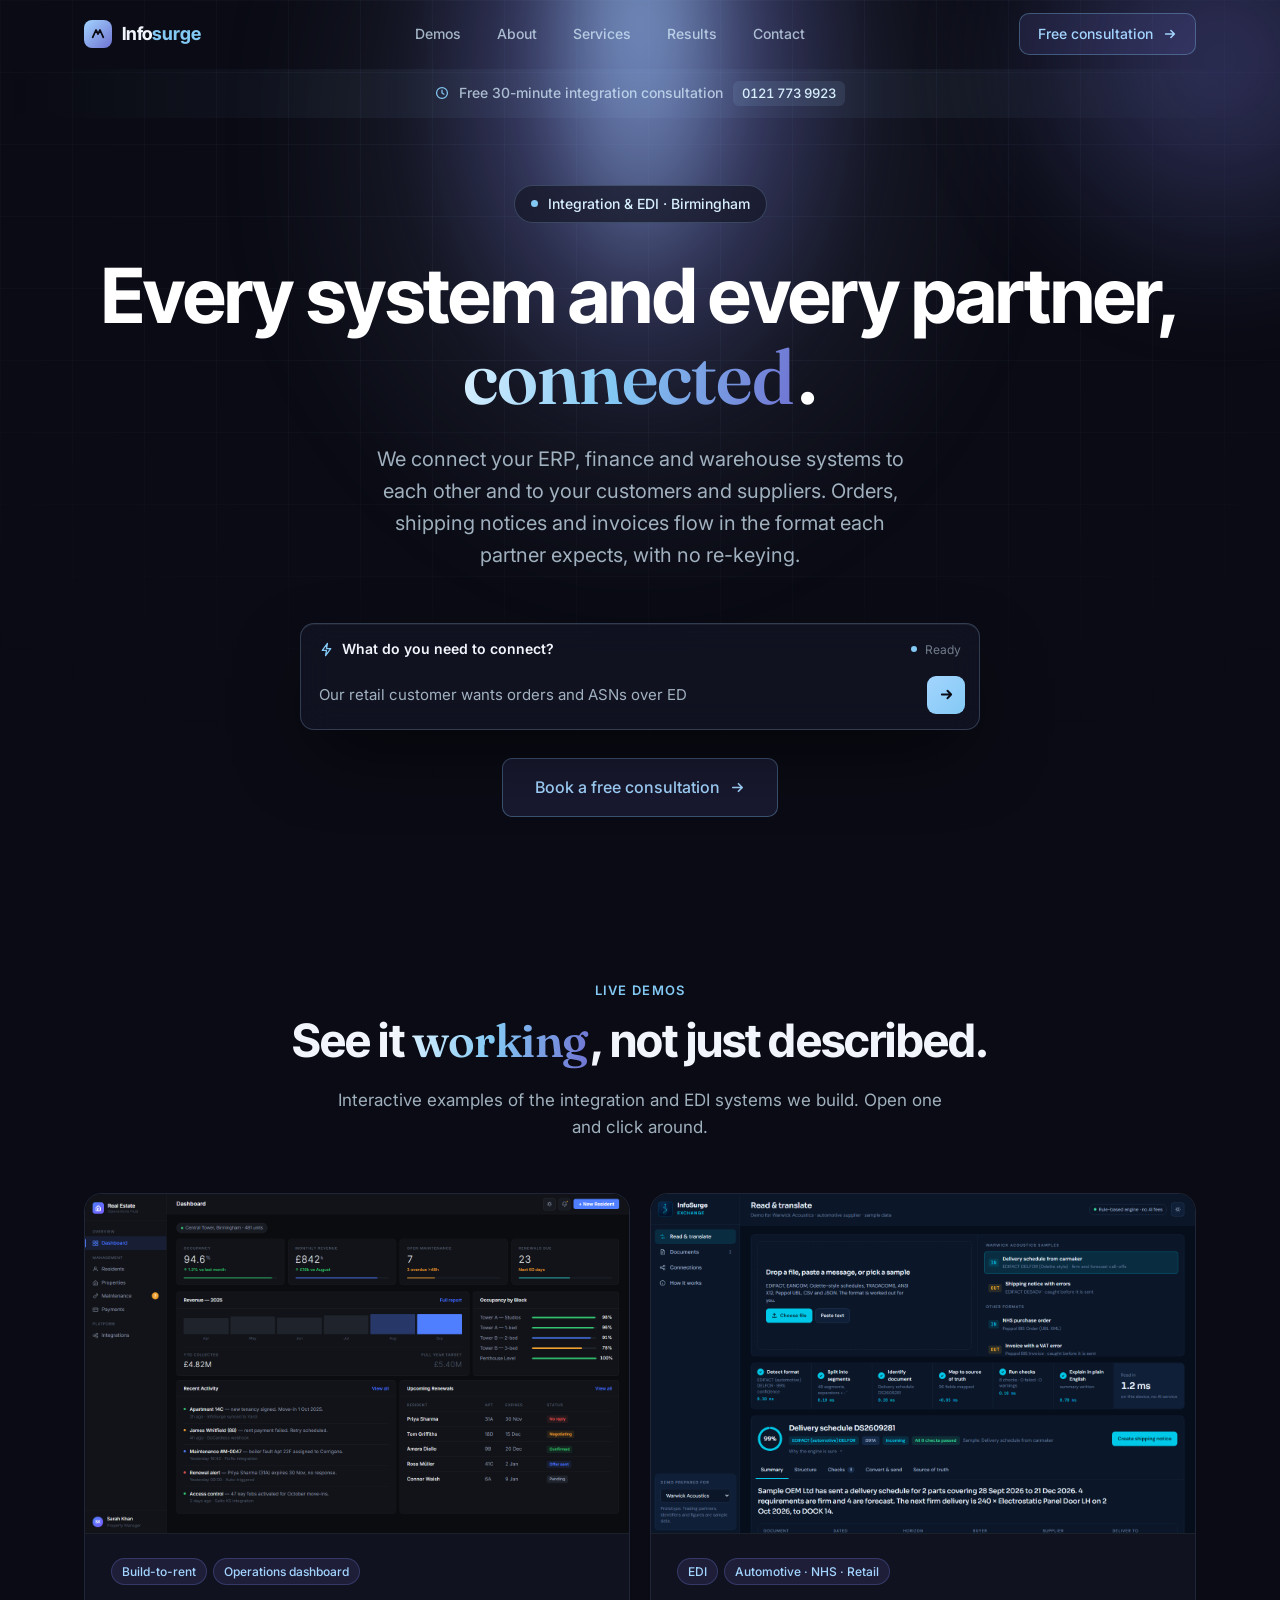
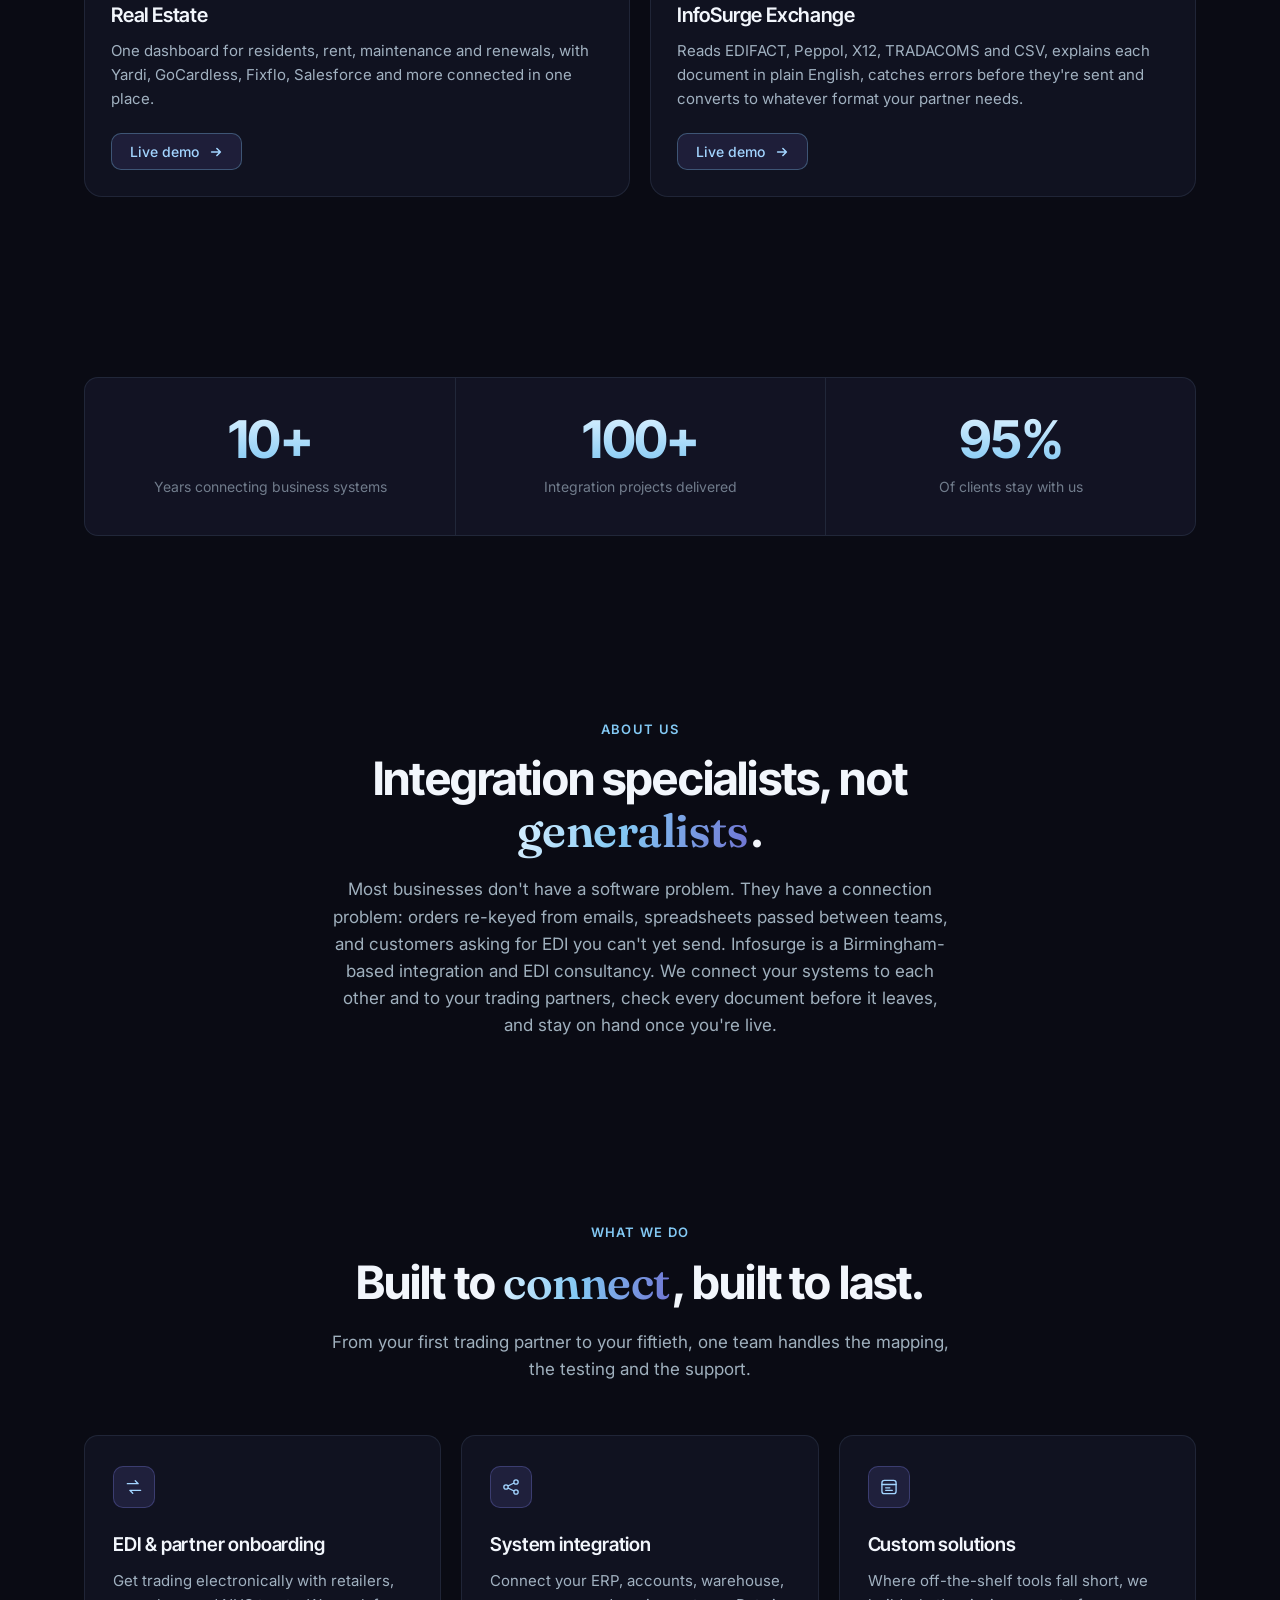
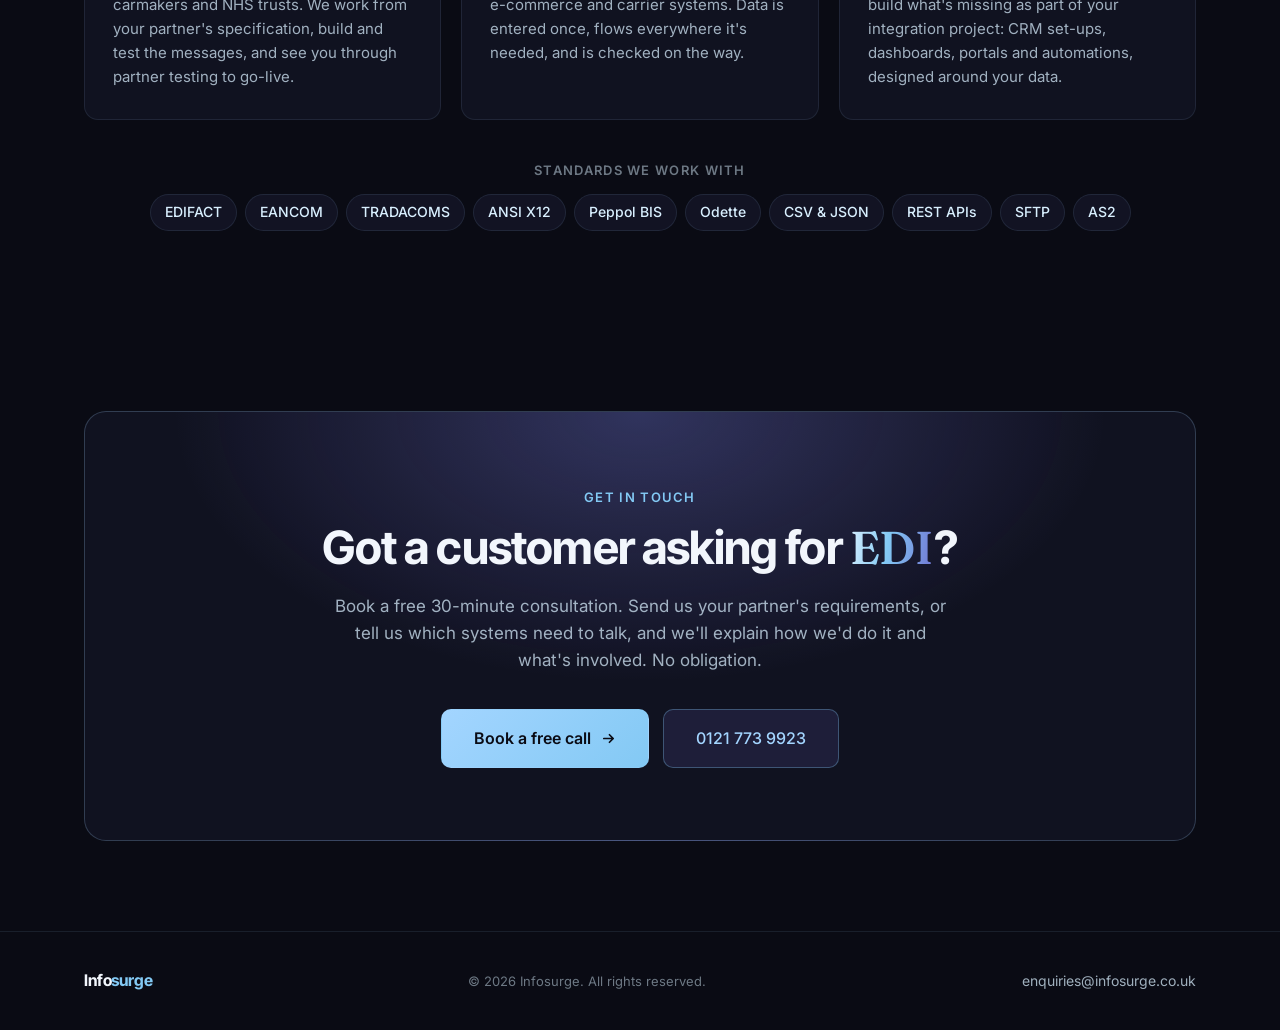
<file: index.html>
<!DOCTYPE html>
<html lang="en-GB">
<head>
  <meta charset="UTF-8">
  <meta name="viewport" content="width=device-width, initial-scale=1.0">
  <title>Infosurge — Integration &amp; EDI Specialists, Birmingham</title>
  <meta name="description" content="Birmingham-based integration and EDI consultancy. We connect your ERP, finance and warehouse systems to each other and to every trading partner, in whatever format they need. Book a free 30-minute consultation.">
  <link rel="icon" href="assets/favicon.svg" type="image/svg+xml">
  <link rel="preconnect" href="https://fonts.googleapis.com">
  <link rel="preconnect" href="https://fonts.gstatic.com" crossorigin>
  <link href="https://fonts.googleapis.com/css2?family=Inter:wght@400;500;600&family=Inter+Tight:wght@600;700&family=Fraunces:opsz,wght@9..144,600&display=swap" rel="stylesheet">
  <link rel="stylesheet" href="css/style.css?v=20261006">
</head>
<body>

  <!-- Background: grid + glow -->
  <div class="bg" aria-hidden="true">
    <div class="bg-grid"></div>
    <div class="bg-beam"></div>
    <div class="bg-corner"></div>
  </div>

  <!-- ============ NAV ============ -->
  <header class="nav">
    <div class="container nav-inner">
      <a href="#top" class="brand" aria-label="Infosurge home">
        <span class="brand-mark" aria-hidden="true">
          <svg viewBox="0 0 24 24" width="16" height="16"><path d="M4 17 L9 6 L12 12 L15 6 L20 17" fill="none" stroke="currentColor" stroke-width="2.6" stroke-linecap="round" stroke-linejoin="round"/></svg>
        </span>
        <span class="brand-name">Info<span>surge</span></span>
      </a>

      <nav class="nav-links" id="nav-links" aria-label="Main">
        <a href="#demos">Demos</a>
        <a href="#about">About</a>
        <a href="#services">Services</a>
        <a href="#results">Results</a>
        <a href="#contact">Contact</a>
      </nav>

      <a href="#contact" class="btn btn-outline btn-sm nav-cta">
        Free consultation
        <svg class="arrow" viewBox="0 0 16 16" width="14" height="14" aria-hidden="true"><path d="M3 8h10M9 4l4 4-4 4" fill="none" stroke="currentColor" stroke-width="1.8" stroke-linecap="round" stroke-linejoin="round"/></svg>
      </a>

      <button class="nav-toggle" aria-label="Open menu" aria-expanded="false" aria-controls="nav-links">
        <span></span><span></span>
      </button>
    </div>
  </header>

  <!-- ============ ANNOUNCEMENT STRIP ============ -->
  <div class="strip">
    <svg viewBox="0 0 16 16" width="14" height="14" aria-hidden="true"><circle cx="8" cy="8" r="6.2" fill="none" stroke="currentColor" stroke-width="1.4"/><path d="M8 4.8V8l2.2 1.4" fill="none" stroke="currentColor" stroke-width="1.4" stroke-linecap="round"/></svg>
    <span>Free 30-minute integration consultation</span>
    <a href="tel:01217739923" class="strip-chip">0121 773 9923</a>
  </div>

  <main id="top">

    <!-- ============ HERO ============ -->
    <section class="hero">
      <div class="container hero-inner">
        <span class="pill reveal"><span class="pill-dot"></span>Integration &amp; EDI · Birmingham</span>

        <h1 class="hero-title reveal">
          Every system and every partner,<br>
          <em>connected</em>.
        </h1>

        <p class="hero-sub reveal">We connect your ERP, finance and warehouse systems to each other and to your customers and suppliers. Orders, shipping notices and invoices flow in the format each partner expects, with no re-keying.</p>

        <!-- Interactive "assistant" card, mirrors the Prompt Analyzer in the reference -->
        <form class="console reveal" id="console" action="#contact">
          <div class="console-head">
            <span class="console-title">
              <svg viewBox="0 0 16 16" width="15" height="15" aria-hidden="true"><path d="M9 1.5 3.5 9H8l-1 5.5L12.5 7H8z" fill="none" stroke="currentColor" stroke-width="1.4" stroke-linejoin="round"/></svg>
              What do you need to connect?
            </span>
            <span class="console-status"><span class="status-dot"></span>Ready</span>
          </div>
          <div class="console-body">
            <label for="need" class="sr-only">Describe what you need</label>
            <input id="need" type="text" autocomplete="off" placeholder="">
            <button type="submit" class="console-send" aria-label="Send to contact form">
              <svg viewBox="0 0 16 16" width="15" height="15" aria-hidden="true"><path d="M3 8h10M9 4l4 4-4 4" fill="none" stroke="currentColor" stroke-width="2" stroke-linecap="round" stroke-linejoin="round"/></svg>
            </button>
          </div>
        </form>

        <a href="#contact" class="btn btn-outline btn-lg reveal">
          Book a free consultation
          <svg class="arrow" viewBox="0 0 16 16" width="15" height="15" aria-hidden="true"><path d="M3 8h10M9 4l4 4-4 4" fill="none" stroke="currentColor" stroke-width="1.8" stroke-linecap="round" stroke-linejoin="round"/></svg>
        </a>
      </div>
    </section>

    <!-- ============ LIVE DEMOS ============ -->
    <section class="section demos-section" id="demos">
      <div class="container">
        <div class="narrow center">
          <span class="eyebrow reveal">Live demos</span>
          <h2 class="section-title reveal">See it <em>working</em>, not just described.</h2>
          <p class="section-text reveal">Interactive examples of the integration and EDI systems we build. Open one and click around.</p>
        </div>

        <div class="demos">
          <article class="demo-card reveal">
            <button class="demo-thumb" type="button" data-demo="demos/real-estate.html" data-demo-title="Real Estate" aria-label="Open the Real Estate live demo">
              <img src="assets/demos/real-estate.png" alt="Property operations dashboard showing occupancy, revenue and maintenance" width="1440" height="900" loading="lazy">
              <span class="demo-thumb-overlay"><span class="demo-play">
                <svg viewBox="0 0 16 16" width="14" height="14" aria-hidden="true"><path d="M5 3.5v9l7-4.5z" fill="currentColor"/></svg>
                Live demo
              </span></span>
            </button>
            <div class="demo-body">
              <div class="demo-meta">
                <span class="demo-tag">Build-to-rent</span>
                <span class="demo-tag">Operations dashboard</span>
              </div>
              <h3>Real Estate</h3>
              <p>One dashboard for residents, rent, maintenance and renewals, with Yardi, GoCardless, Fixflo, Salesforce and more connected in one place.</p>
              <button class="btn btn-outline btn-sm" type="button" data-demo="demos/real-estate.html" data-demo-title="Real Estate">
                Live demo
                <svg class="arrow" viewBox="0 0 16 16" width="14" height="14" aria-hidden="true"><path d="M3 8h10M9 4l4 4-4 4" fill="none" stroke="currentColor" stroke-width="1.8" stroke-linecap="round" stroke-linejoin="round"/></svg>
              </button>
            </div>
          </article>

          <article class="demo-card reveal">
            <button class="demo-thumb" type="button" data-demo="demos/infosurge-exchange.html" data-demo-title="InfoSurge Exchange" aria-label="Open the InfoSurge Exchange live demo">
              <img src="assets/demos/infosurge-exchange.png" alt="InfoSurge Exchange reading an EDIFACT delivery schedule and explaining it in plain English" width="1440" height="900" loading="lazy">
              <span class="demo-thumb-overlay"><span class="demo-play">
                <svg viewBox="0 0 16 16" width="14" height="14" aria-hidden="true"><path d="M5 3.5v9l7-4.5z" fill="currentColor"/></svg>
                Live demo
              </span></span>
            </button>
            <div class="demo-body">
              <div class="demo-meta">
                <span class="demo-tag">EDI</span>
                <span class="demo-tag">Automotive · NHS · Retail</span>
              </div>
              <h3>InfoSurge Exchange</h3>
              <p>Reads EDIFACT, Peppol, X12, TRADACOMS and CSV, explains each document in plain English, catches errors before they're sent and converts to whatever format your partner needs.</p>
              <button class="btn btn-outline btn-sm" type="button" data-demo="demos/infosurge-exchange.html" data-demo-title="InfoSurge Exchange">
                Live demo
                <svg class="arrow" viewBox="0 0 16 16" width="14" height="14" aria-hidden="true"><path d="M3 8h10M9 4l4 4-4 4" fill="none" stroke="currentColor" stroke-width="1.8" stroke-linecap="round" stroke-linejoin="round"/></svg>
              </button>
            </div>
          </article>
        </div>
      </div>
    </section>

    <!-- ============ RESULTS / STATS ============ -->
    <!-- PLACEHOLDER: numbers carried over from the old site, confirm before launch -->
    <section class="section" id="results">
      <div class="container"><div class="stats">
        <div class="stat reveal">
          <span class="stat-num">10+</span>
          <span class="stat-label">Years connecting business systems</span>
        </div>
        <div class="stat reveal">
          <span class="stat-num">100+</span>
          <span class="stat-label">Integration projects delivered</span>
        </div>
        <div class="stat reveal">
          <span class="stat-num">95%</span>
          <span class="stat-label">Of clients stay with us</span>
        </div>
        </div>
      </div>
    </section>

    <!-- ============ ABOUT ============ -->
    <section class="section" id="about">
      <div class="container narrow center">
        <span class="eyebrow reveal">About us</span>
        <h2 class="section-title reveal">Integration specialists, not <em>generalists</em>.</h2>
        <p class="section-text reveal">Most businesses don't have a software problem. They have a connection problem: orders re-keyed from emails, spreadsheets passed between teams, and customers asking for EDI you can't yet send. Infosurge is a Birmingham-based integration and EDI consultancy. We connect your systems to each other and to your trading partners, check every document before it leaves, and stay on hand once you're live.</p>
      </div>
    </section>

    <!-- ============ SERVICES ============ -->
    <section class="section" id="services">
      <div class="container">
        <div class="narrow center">
          <span class="eyebrow reveal">What we do</span>
          <h2 class="section-title reveal">Built to <em>connect</em>, built to last.</h2>
          <p class="section-text reveal">From your first trading partner to your fiftieth, one team handles the mapping, the testing and the support.</p>
        </div>
        <div class="cards">
          <article class="card reveal">
            <span class="card-icon" aria-hidden="true">
              <svg viewBox="0 0 24 24" width="20" height="20"><path d="M4 8h13l-3.5-3.5M20 16H7l3.5 3.5" fill="none" stroke="currentColor" stroke-width="1.6" stroke-linecap="round" stroke-linejoin="round"/></svg>
            </span>
            <h3>EDI &amp; partner onboarding</h3>
            <p>Get trading electronically with retailers, carmakers and NHS trusts. We work from your partner's specification, build and test the messages, and see you through partner testing to go-live.</p>
          </article>
          <article class="card reveal">
            <span class="card-icon" aria-hidden="true">
              <svg viewBox="0 0 24 24" width="20" height="20"><circle cx="6" cy="12" r="2.6" fill="none" stroke="currentColor" stroke-width="1.6"/><circle cx="18" cy="6" r="2.6" fill="none" stroke="currentColor" stroke-width="1.6"/><circle cx="18" cy="18" r="2.6" fill="none" stroke="currentColor" stroke-width="1.6"/><path d="M8.3 10.8 15.7 7.2M8.3 13.2l7.4 3.6" fill="none" stroke="currentColor" stroke-width="1.6"/></svg>
            </span>
            <h3>System integration</h3>
            <p>Connect your ERP, accounts, warehouse, e-commerce and carrier systems. Data is entered once, flows everywhere it's needed, and is checked on the way.</p>
          </article>
          <article class="card reveal">
            <span class="card-icon" aria-hidden="true">
              <svg viewBox="0 0 24 24" width="20" height="20"><rect x="3.5" y="4" width="17" height="16" rx="3" fill="none" stroke="currentColor" stroke-width="1.6"/><path d="M3.5 9h17M8 13h5M8 16h8" fill="none" stroke="currentColor" stroke-width="1.6" stroke-linecap="round"/></svg>
            </span>
            <h3>Custom solutions</h3>
            <p>Where off-the-shelf tools fall short, we build what's missing as part of your integration project: CRM set-ups, dashboards, portals and automations, designed around your data.</p>
          </article>
        </div>

        <!-- PLACEHOLDER: confirm this list matches what you support -->
        <div class="formats reveal">
          <span class="formats-label">Standards we work with</span>
          <ul>
            <li>EDIFACT</li><li>EANCOM</li><li>TRADACOMS</li><li>ANSI X12</li><li>Peppol BIS</li><li>Odette</li><li>CSV &amp; JSON</li><li>REST APIs</li><li>SFTP</li><li>AS2</li>
          </ul>
        </div>
      </div>
    </section>

    <!-- ============ CONTACT ============ -->
    <section class="section" id="contact">
      <div class="container">
        <div class="cta-panel reveal">
          <span class="eyebrow">Get in touch</span>
          <h2 class="section-title">Got a customer asking for <em>EDI</em>?</h2>
          <p class="section-text">Book a free 30-minute consultation. Send us your partner's requirements, or tell us which systems need to talk, and we'll explain how we'd do it and what's involved. No obligation.</p>
          <div class="cta-actions">
            <a href="mailto:enquiries@infosurge.co.uk?subject=Free%2030-minute%20consultation" class="btn btn-solid btn-lg" id="email-cta">
              Book a free call
              <svg class="arrow" viewBox="0 0 16 16" width="15" height="15" aria-hidden="true"><path d="M3 8h10M9 4l4 4-4 4" fill="none" stroke="currentColor" stroke-width="1.8" stroke-linecap="round" stroke-linejoin="round"/></svg>
            </a>
            <a href="tel:01217739923" class="btn btn-outline btn-lg">0121 773 9923</a>
          </div>
        </div>
      </div>
    </section>

  </main>

  <!-- ============ FOOTER ============ -->
  <footer class="footer">
    <div class="container footer-inner">
      <span class="brand-name">Info<span>surge</span></span>
      <span class="footer-meta">&copy; <span id="year">2026</span> Infosurge. All rights reserved.</span>
      <a href="mailto:enquiries@infosurge.co.uk" class="footer-link">enquiries@infosurge.co.uk</a>
    </div>
  </footer>

  <!-- ============ DEMO WINDOW ============ -->
  <div class="demo-modal" id="demo-modal" role="dialog" aria-modal="true" aria-labelledby="demo-modal-title" hidden>
    <div class="demo-backdrop" data-demo-close></div>
    <div class="demo-window">
      <div class="demo-bar">
        <div class="demo-dots" aria-hidden="true"><span></span><span></span><span></span></div>
        <div class="demo-address">
          <svg viewBox="0 0 16 16" width="12" height="12" aria-hidden="true"><rect x="3.5" y="7" width="9" height="6.5" rx="1.5" fill="none" stroke="currentColor" stroke-width="1.4"/><path d="M5.5 7V5a2.5 2.5 0 015 0v2" fill="none" stroke="currentColor" stroke-width="1.4"/></svg>
          <span id="demo-modal-title">Live demo</span>
          <span class="demo-live"><span class="status-dot"></span>Interactive</span>
        </div>
        <a class="demo-bar-btn" id="demo-newtab" href="#" target="_blank" rel="noopener" aria-label="Open demo in a new tab" title="Open in new tab">
          <svg viewBox="0 0 16 16" width="14" height="14" aria-hidden="true"><path d="M9 3h4v4M13 3 7.5 8.5M11.5 9.5V13H3V4.5h3.5" fill="none" stroke="currentColor" stroke-width="1.5" stroke-linecap="round" stroke-linejoin="round"/></svg>
        </a>
        <button class="demo-bar-btn" type="button" data-demo-close aria-label="Close demo" title="Close (Esc)">
          <svg viewBox="0 0 16 16" width="14" height="14" aria-hidden="true"><path d="M4 4l8 8M12 4l-8 8" fill="none" stroke="currentColor" stroke-width="1.7" stroke-linecap="round"/></svg>
        </button>
      </div>
      <div class="demo-frame">
        <div class="demo-loading">Loading demo…</div>
        <iframe id="demo-iframe" title="Live demo" sandbox="allow-scripts"></iframe>
      </div>
    </div>
  </div>

  <script src="js/script.js?v=20261005"></script>
</body>
</html>
</file>
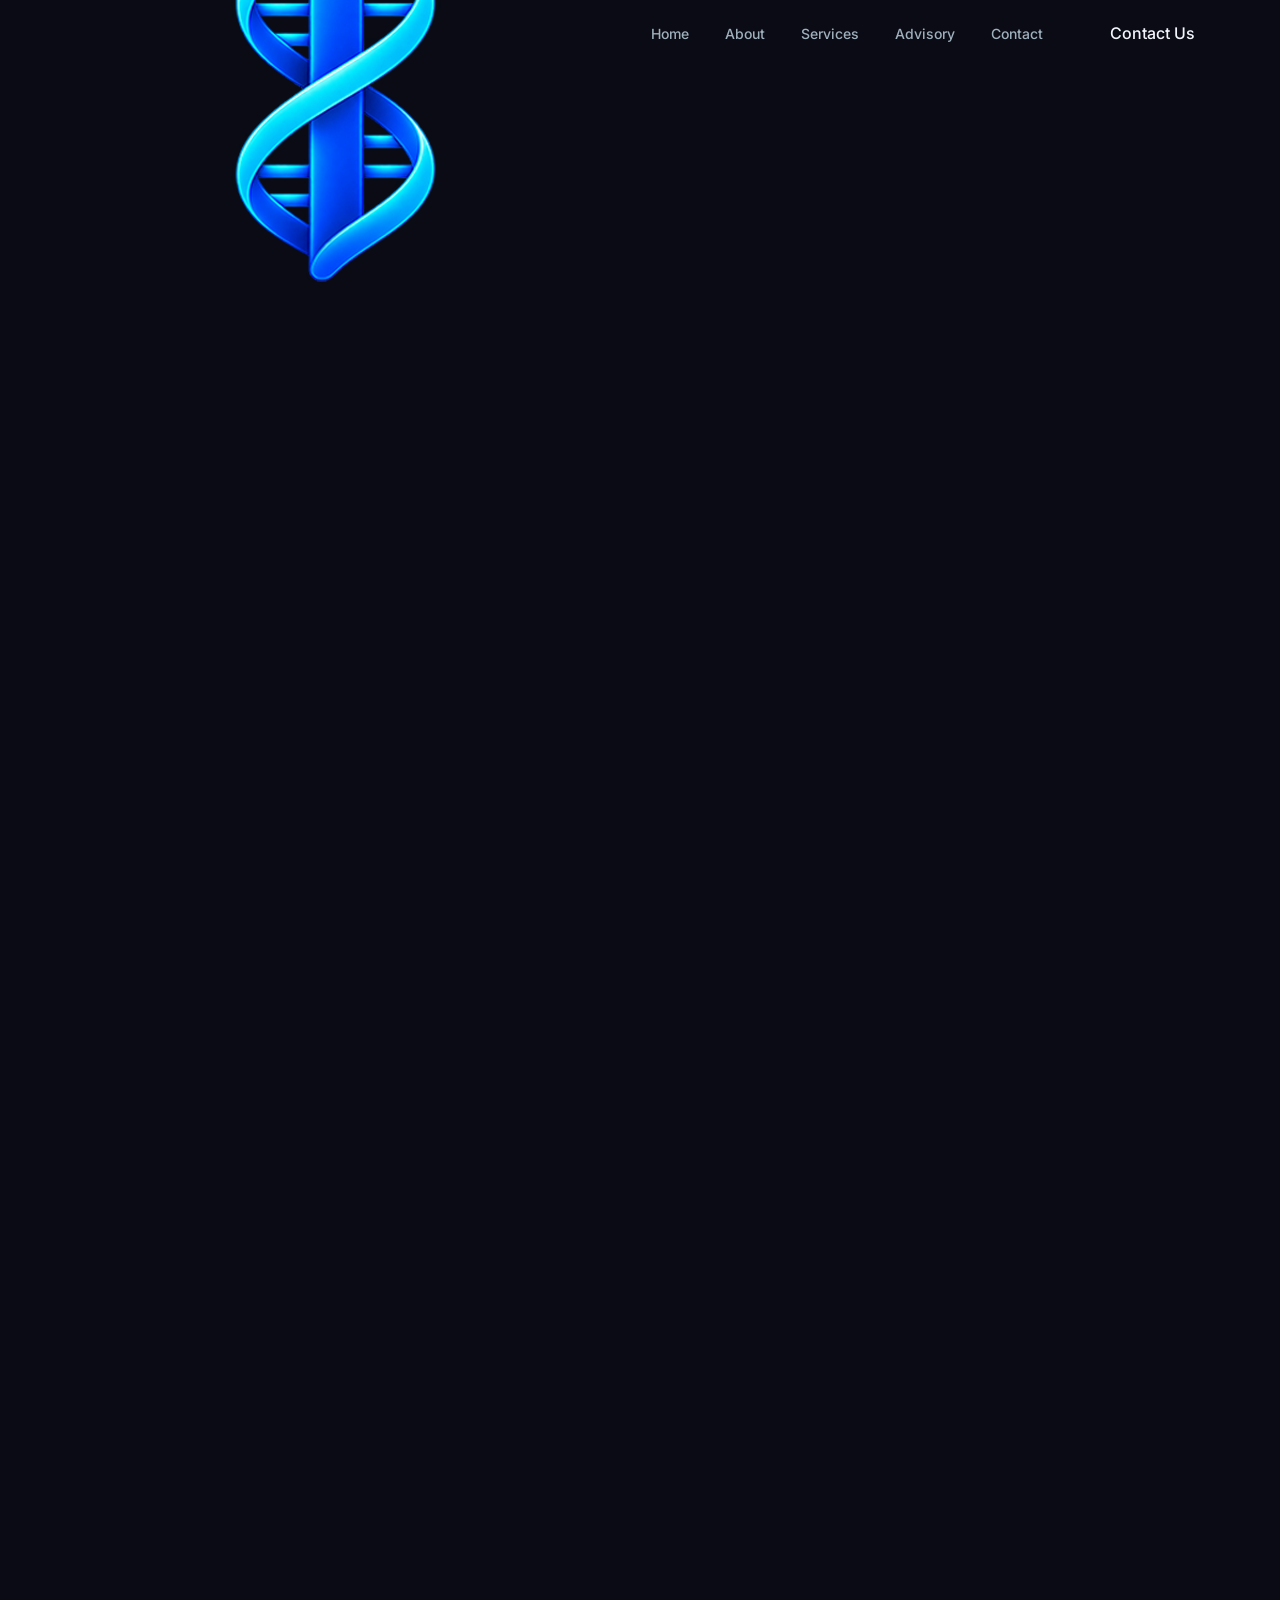
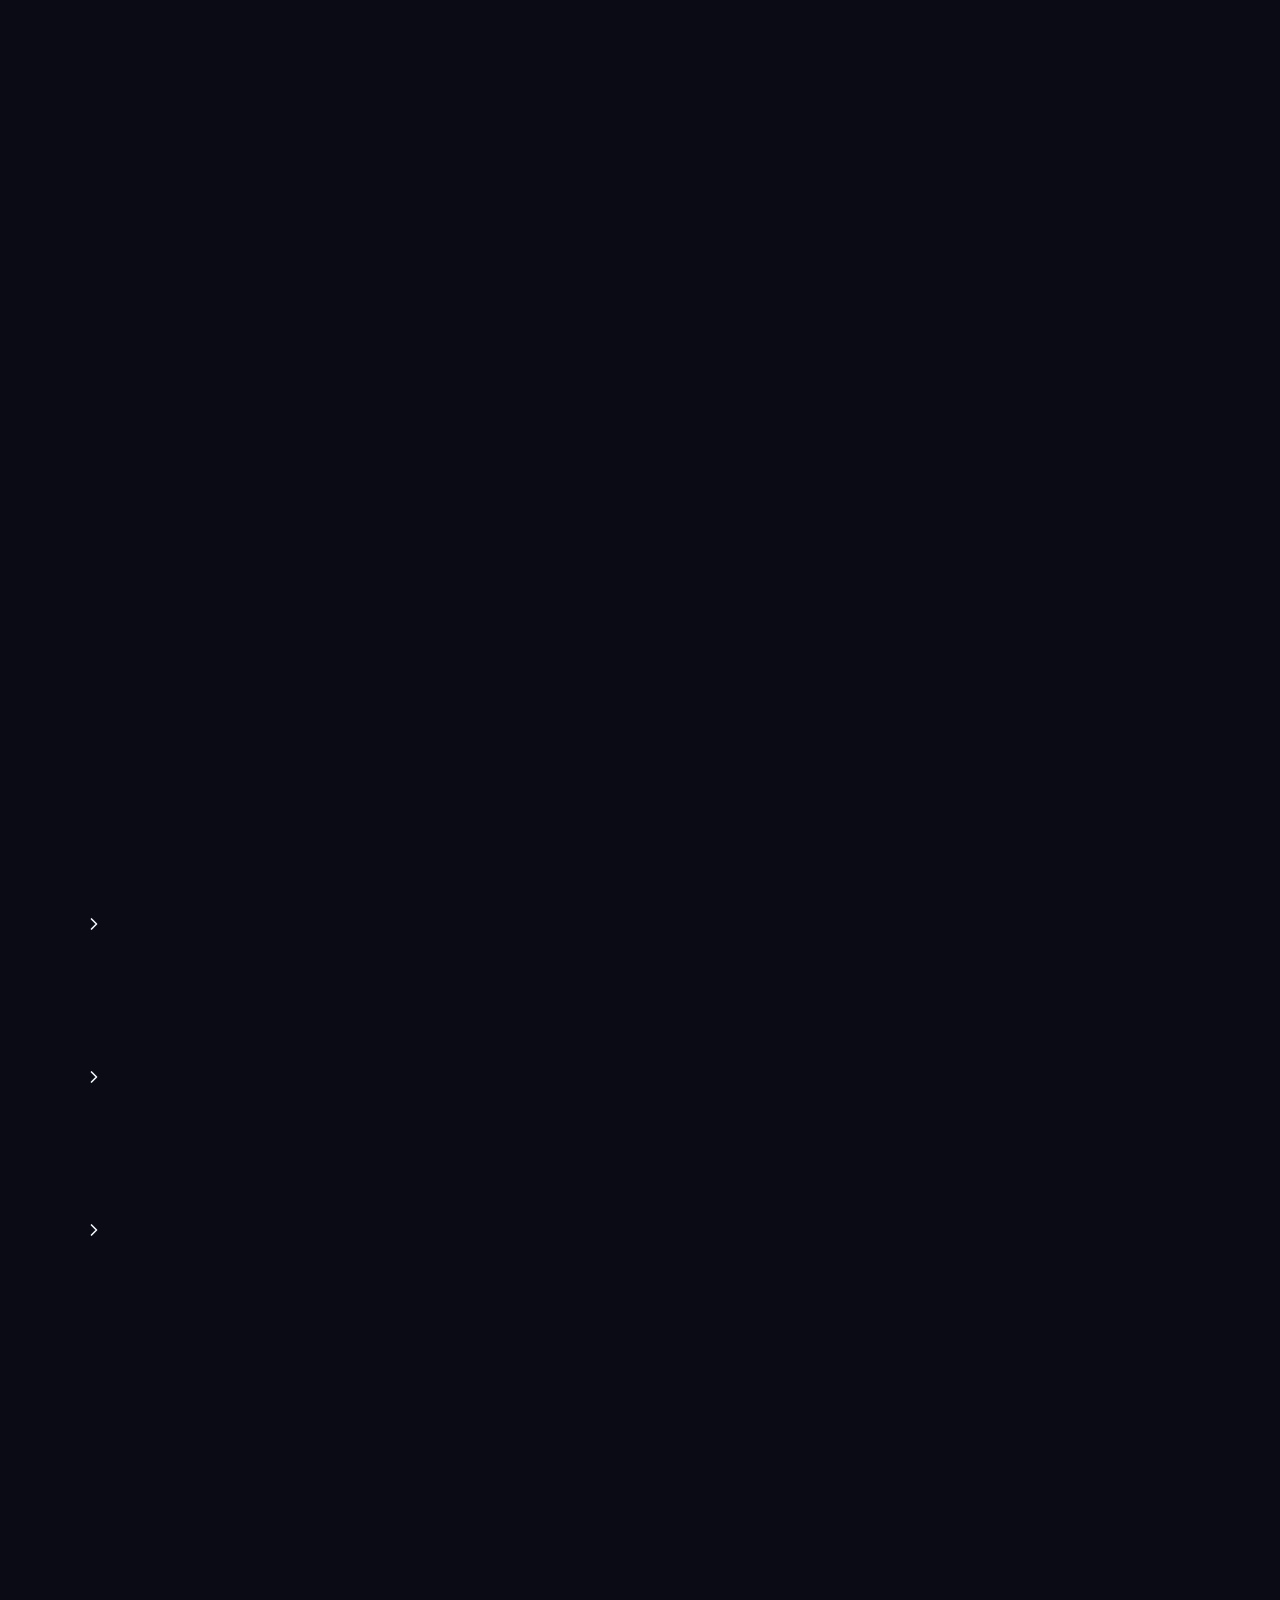
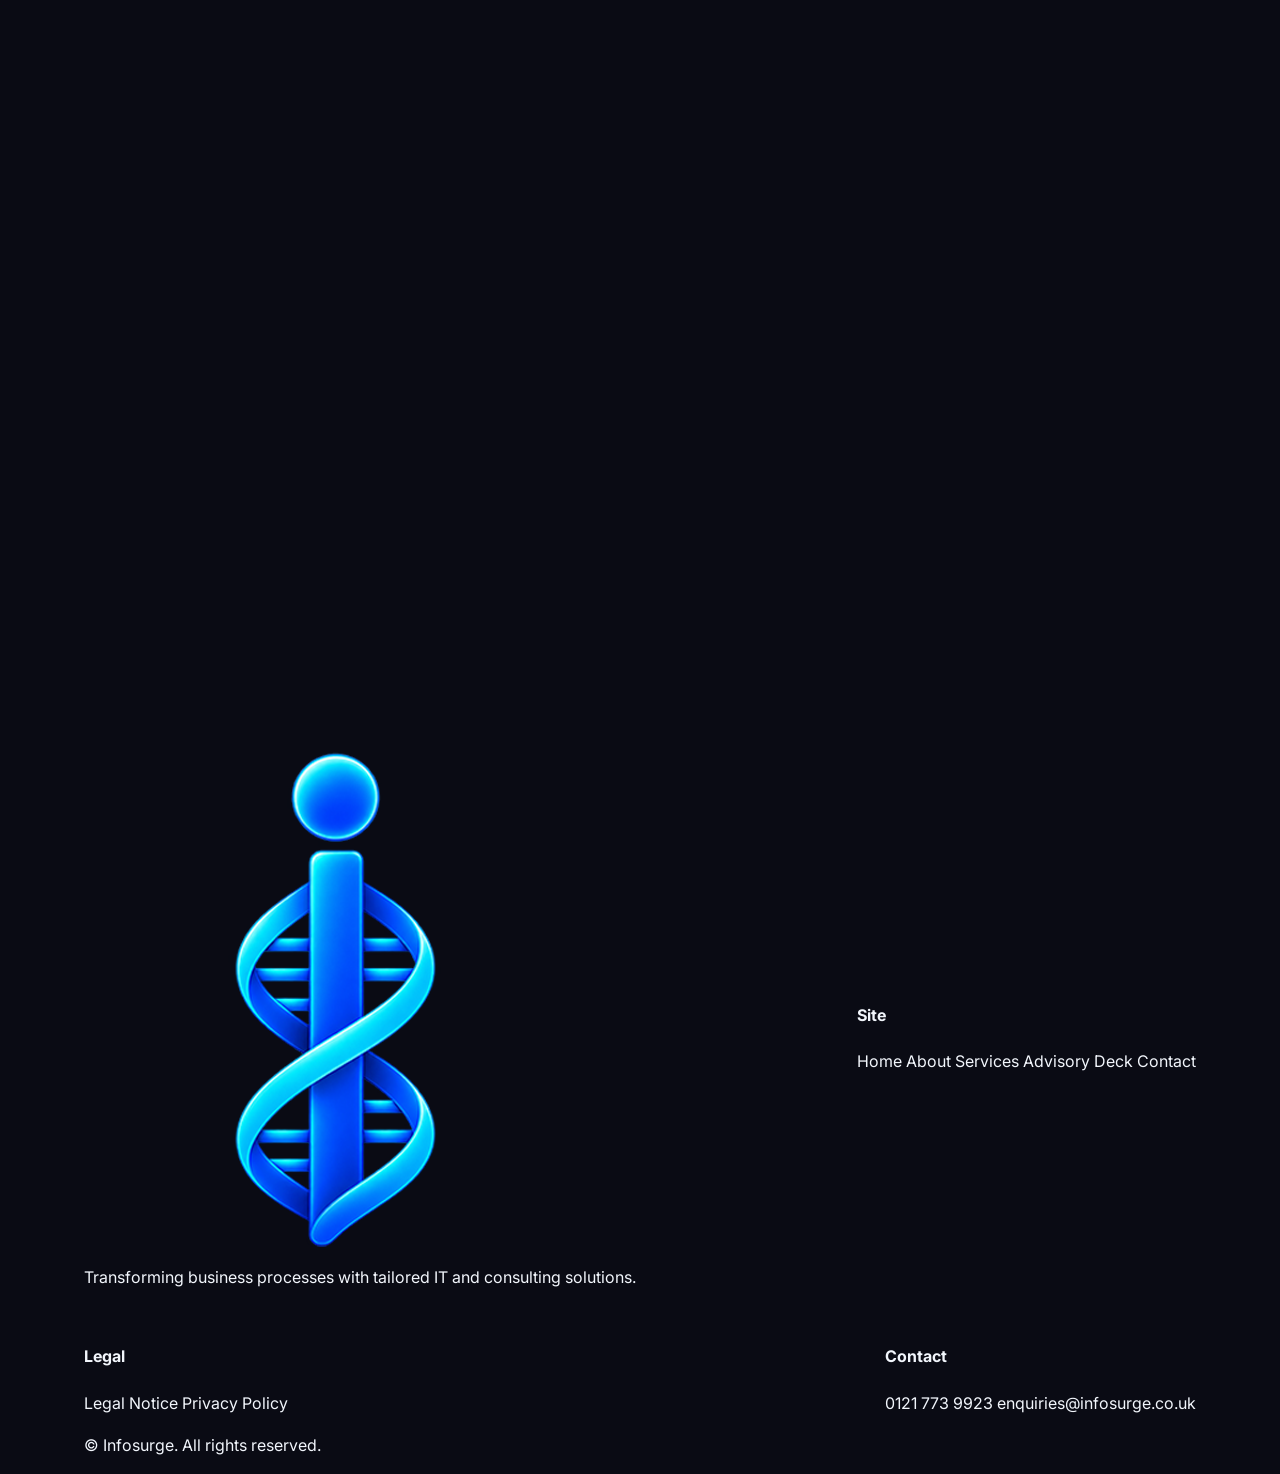
<file: advisory/index.html>
<!DOCTYPE html>
<html lang="en">
<head>
  <meta charset="UTF-8">
  <meta name="viewport" content="width=device-width, initial-scale=1.0">
  <title>Advisory — Infosurge | Data-First Integration &amp; CRM Advisory</title>
  <meta name="description" content="A data-first integration and CRM advisory practice for growing businesses. See how Infosurge diagnoses, designs, integrates and sustains the systems behind your business.">
  <link rel="icon" type="image/svg+xml" href="../assets/favicon.svg">
  <link rel="preconnect" href="https://fonts.googleapis.com">
  <link rel="preconnect" href="https://fonts.gstatic.com" crossorigin>
  <link href="https://fonts.googleapis.com/css2?family=Space+Grotesk:wght@400;500;600;700&family=Inter:wght@400;500;600&display=swap" rel="stylesheet">
  <link rel="stylesheet" href="../css/style.css?v=20260814">
</head>
<body>

  <!-- ===== Header / Nav ===== -->
  <header class="site-header" id="top">
    <div class="container nav-inner">
      <a href="../index.html" class="brand">
        <img src="../assets/logo.png" alt="Infosurge" class="brand-logo">
      </a>

      <nav class="nav-links" id="navLinks">
        <a href="../index.html">Home</a>
        <a href="../index.html#about">About</a>
        <a href="../index.html#services">Services</a>
        <a href="./">Advisory</a>
        <a href="../index.html#contact">Contact</a>
      </nav>

      <a href="../index.html#contact" class="btn btn-primary nav-cta">Contact Us</a>

      <button class="nav-toggle" id="navToggle" aria-label="Toggle navigation" aria-expanded="false">
        <span></span><span></span><span></span>
      </button>
    </div>
  </header>

  <main>
    <!-- ===== 1. Hero ===== -->
    <section class="page-hero" id="home">
      <div class="hero-glow" aria-hidden="true"></div>
      <div class="container hero-inner">
        <div class="hero-mark reveal">
          <div class="hero-mark-glow" aria-hidden="true"></div>
          <div class="hero-mark-ring" aria-hidden="true"></div>
          <div class="hero-mark-ring ring-b" aria-hidden="true"></div>
          <img src="../assets/logo.png" alt="Infosurge">
        </div>
        <p class="eyebrow reveal">CRM &amp; Integration Advisory</p>
        <h1 class="reveal">Data-First Integration &amp; <span class="text-accent">CRM Advisory</span></h1>
        <p class="hero-sub reveal">Helping small and mid-sized businesses connect their systems, trust their data, and get paid faster.</p>
        <div class="hero-actions reveal">
          <a href="#contact-cta" class="btn btn-primary">Book a Free Health Check</a>
          <a href="#approach" class="btn btn-ghost">See Our Approach</a>
        </div>
      </div>
    </section>

    <!-- ===== 2. Who We Are ===== -->
    <section class="about">
      <div class="container about-grid">
        <div class="reveal">
          <p class="eyebrow">Who We Are</p>
          <h2>An advisory practice built for growing businesses</h2>
          <p class="lead">InfoSurge is an integration and CRM advisory practice built for growing businesses — the ones that have outgrown spreadsheets and manual workarounds, but aren't ready for (or don't need) an enterprise-scale rebuild.</p>
          <p class="lead">We work directly with your team to clean up your CRM, connect the systems around it, and build the integration layer — CRM, ERP, e-commerce, EDI, and everything in between — that lets information move on its own. Every engagement is hands-on, senior-led, and scoped to the size of the business we're working with.</p>
        </div>
        <div class="about-card reveal">
          <div class="about-card-glow" aria-hidden="true"></div>
          <p class="eyebrow" style="margin-bottom:18px;">Built around one idea</p>
          <p style="font-family:var(--font-display); font-weight:600; font-size:1.3rem; line-height:1.4;">
            "Systems should work together quietly, in the background — not become a full-time job for your team."
          </p>
        </div>
      </div>
    </section>

    <!-- ===== 3. Our Core Belief ===== -->
    <section class="belief-band alt">
      <div class="hero-glow" aria-hidden="true"></div>
      <div class="container">
        <p class="eyebrow center reveal">Our Core Belief</p>
        <h2 class="center reveal">Data comes first. Before everything else.</h2>
        <div class="belief-icon reveal" style="margin-left:auto;margin-right:auto;">
          <svg width="26" height="26" viewBox="0 0 24 24" fill="none"><path d="M12 1v22M17 5.5C17 3.6 14.8 2 12 2S7 3.6 7 5.5 9.2 8.5 12 8.5s5 1.6 5 3.5-2.2 3.5-5 3.5-5-1.6-5-3.5" stroke="currentColor" stroke-width="1.6" stroke-linecap="round"/></svg>
        </div>
        <p class="belief-tagline reveal">Data is what gets your business paid.</p>
        <p class="lead-center reveal">An invoice can't go out on bad data. An order can't ship on bad data. A partner won't reconcile against bad data. Every integration, every automation, every dashboard we build sits on top of the data underneath it — so if the data is wrong, everything built on it is wrong too. That's why we fix data quality first, always, before we automate or connect anything else. It's not a step we get to eventually. It's where we start.</p>
      </div>
    </section>

    <!-- ===== 4. The Problem We Solve ===== -->
    <section class="services">
      <div class="container">
        <div class="section-head">
          <p class="eyebrow center reveal">The Problem We Solve</p>
          <h2 class="center reveal">When systems don't talk to each other</h2>
          <p class="section-sub center reveal">The cost shows up in cash flow — not just convenience.</p>
        </div>

        <div class="icon-card-grid cols-4">
          <div class="icon-card reveal">
            <div class="icon-circle">
              <svg width="22" height="22" viewBox="0 0 24 24" fill="none"><path d="M12 9v4M12 17h.01M10.29 3.86 1.82 18a2 2 0 0 0 1.71 3h16.94a2 2 0 0 0 1.71-3L13.71 3.86a2 2 0 0 0-3.42 0Z" stroke="currentColor" stroke-width="1.6" stroke-linecap="round" stroke-linejoin="round"/></svg>
            </div>
            <h3>Disconnected Systems</h3>
            <p>CRM, accounting, e-commerce, and ERP each hold a different version of the truth.</p>
          </div>
          <div class="icon-card reveal">
            <div class="icon-circle">
              <svg width="22" height="22" viewBox="0 0 24 24" fill="none"><path d="M17 1l4 4-4 4M3 11V9a4 4 0 0 1 4-4h14M7 23l-4-4 4-4M21 13v2a4 4 0 0 1-4 4H3" stroke="currentColor" stroke-width="1.6" stroke-linecap="round" stroke-linejoin="round"/></svg>
            </div>
            <h3>Manual Re-Entry</h3>
            <p>Staff re-key the same order or invoice into three systems, and errors creep in every time.</p>
          </div>
          <div class="icon-card reveal">
            <div class="icon-circle">
              <svg width="22" height="22" viewBox="0 0 24 24" fill="none"><circle cx="12" cy="12" r="9" stroke="currentColor" stroke-width="1.6"/><path d="M12 7v5l3 3" stroke="currentColor" stroke-width="1.6" stroke-linecap="round" stroke-linejoin="round"/></svg>
            </div>
            <h3>Delayed Invoicing</h3>
            <p>Bad or late data means invoices go out late — and payment comes in later still.</p>
          </div>
          <div class="icon-card reveal">
            <div class="icon-circle">
              <svg width="22" height="22" viewBox="0 0 24 24" fill="none"><path d="M2 12s4-7 10-7 10 7 10 7-4 7-10 7-10-7-10-7Z" stroke="currentColor" stroke-width="1.6"/><path d="m4 4 16 16" stroke="currentColor" stroke-width="1.6" stroke-linecap="round"/></svg>
            </div>
            <h3>Reporting Blind Spots</h3>
            <p>Leadership makes decisions on numbers nobody fully trusts.</p>
          </div>
        </div>
      </div>
    </section>

    <!-- ===== 5. Our Approach ===== -->
    <section class="about alt" id="approach">
      <div class="container">
        <div class="section-head">
          <p class="eyebrow center reveal">Our Approach</p>
          <h2 class="center reveal">A repeatable, data-first process</h2>
          <p class="section-sub center reveal">Not a one-off tech project.</p>
        </div>

        <div class="process-row">
          <div class="process-step reveal">
            <div class="icon-circle"><svg width="24" height="24" viewBox="0 0 24 24" fill="none"><circle cx="11" cy="11" r="7" stroke="currentColor" stroke-width="1.8"/><path d="m21 21-4.35-4.35" stroke="currentColor" stroke-width="1.8" stroke-linecap="round"/></svg></div>
            <h3>1. Diagnose</h3>
            <p>Score your CRM, data quality, and integration gaps — before touching anything.</p>
          </div>
          <div class="process-arrow" aria-hidden="true"><svg width="20" height="20" viewBox="0 0 24 24" fill="none"><path d="m9 6 6 6-6 6" stroke="currentColor" stroke-width="2" stroke-linecap="round" stroke-linejoin="round"/></svg></div>
          <div class="process-step reveal">
            <div class="icon-circle"><svg width="24" height="24" viewBox="0 0 24 24" fill="none"><rect x="3" y="3" width="18" height="18" rx="2" stroke="currentColor" stroke-width="1.8"/><path d="M3 9h18M9 21V9" stroke="currentColor" stroke-width="1.8"/></svg></div>
            <h3>2. Design</h3>
            <p>Map the target workflow: what should connect, what should automate, in what order.</p>
          </div>
          <div class="process-arrow" aria-hidden="true"><svg width="20" height="20" viewBox="0 0 24 24" fill="none"><path d="m9 6 6 6-6 6" stroke="currentColor" stroke-width="2" stroke-linecap="round" stroke-linejoin="round"/></svg></div>
          <div class="process-step reveal">
            <div class="icon-circle"><svg width="24" height="24" viewBox="0 0 24 24" fill="none"><circle cx="6" cy="6" r="2.2" stroke="currentColor" stroke-width="1.8"/><circle cx="18" cy="18" r="2.2" stroke="currentColor" stroke-width="1.8"/><path d="M7.8 7.5 16.2 16.5M8 6h6a4 4 0 0 1 4 4v1" stroke="currentColor" stroke-width="1.8" stroke-linecap="round"/></svg></div>
            <h3>3. Integrate</h3>
            <p>Connect the systems and clean the data — build the integration layer, not a patch.</p>
          </div>
          <div class="process-arrow" aria-hidden="true"><svg width="20" height="20" viewBox="0 0 24 24" fill="none"><path d="m9 6 6 6-6 6" stroke="currentColor" stroke-width="2" stroke-linecap="round" stroke-linejoin="round"/></svg></div>
          <div class="process-step reveal">
            <div class="icon-circle"><svg width="24" height="24" viewBox="0 0 24 24" fill="none"><path d="M12 2 4 5v6c0 5 3.5 8.5 8 11 4.5-2.5 8-6 8-11V5l-8-3Z" stroke="currentColor" stroke-width="1.8" stroke-linejoin="round"/></svg></div>
            <h3>4. Sustain</h3>
            <p>Monitor, adjust, and extend as your systems and partners change.</p>
          </div>
        </div>
      </div>
    </section>

    <!-- ===== 6. How We Add Value ===== -->
    <section class="services">
      <div class="container">
        <div class="section-head">
          <p class="eyebrow center reveal">How We Add Value</p>
          <h2 class="center reveal">What changes once we're in</h2>
        </div>

        <div class="icon-card-grid cols-2">
          <div class="icon-card reveal">
            <div class="icon-circle"><svg width="22" height="22" viewBox="0 0 24 24" fill="none"><circle cx="12" cy="12" r="9" stroke="currentColor" stroke-width="1.6"/><circle cx="12" cy="12" r="4" stroke="currentColor" stroke-width="1.6"/><circle cx="12" cy="12" r="0.5" fill="currentColor" stroke="currentColor" stroke-width="1.6"/></svg></div>
            <h3>Accuracy at the Source</h3>
            <p>We fix data at the point it's created, so errors stop compounding downstream.</p>
          </div>
          <div class="icon-card reveal">
            <div class="icon-circle"><svg width="22" height="22" viewBox="0 0 24 24" fill="none"><path d="M3 17 9 11l4 4 8-8M17 7h4v4" stroke="currentColor" stroke-width="1.6" stroke-linecap="round" stroke-linejoin="round"/></svg></div>
            <h3>Faster Cash Cycles</h3>
            <p>Clean, connected data means invoices go out accurately and on time.</p>
          </div>
          <div class="icon-card reveal">
            <div class="icon-circle"><svg width="22" height="22" viewBox="0 0 24 24" fill="none"><path d="M1 12s4-7 11-7 11 7 11 7-4 7-11 7-11-7-11-7Z" stroke="currentColor" stroke-width="1.6"/><circle cx="12" cy="12" r="3" stroke="currentColor" stroke-width="1.6"/></svg></div>
            <h3>One Version of the Truth</h3>
            <p>Every system reflects the same reality — no more reconciling spreadsheets.</p>
          </div>
          <div class="icon-card reveal">
            <div class="icon-circle"><svg width="22" height="22" viewBox="0 0 24 24" fill="none"><path d="M4 19V10M12 19V4M20 19v-6" stroke="currentColor" stroke-width="1.6" stroke-linecap="round"/></svg></div>
            <h3>Built to Scale</h3>
            <p>Integrations designed to hold up as your volume and partner list grow.</p>
          </div>
        </div>
      </div>
    </section>

    <!-- ===== 7. Services Overview ===== -->
    <section class="about alt" id="services-overview">
      <div class="container">
        <div class="section-head">
          <p class="eyebrow center reveal">Services Overview</p>
          <h2 class="center reveal">Every engagement starts with a diagnostic</h2>
          <p class="section-sub center reveal">So scope and pricing are based on what's actually needed.</p>
        </div>

        <div class="pricing-grid">
          <div class="pricing-card reveal">
            <div class="icon-circle"></div>
            <h3>Integration Health Check</h3>
            <span class="plan-meta">One-time · 1–2 weeks</span>
            <p>A scored diagnostic of your CRM, data quality, and integration gaps, with a prioritized roadmap.</p>
          </div>
          <div class="pricing-card featured reveal">
            <div class="icon-circle"></div>
            <h3>CRM &amp; Process Optimization</h3>
            <span class="plan-meta">Project-based · 3–8 weeks</span>
            <p>CRM cleanup, integration build, and process redesign around the gaps that matter most.</p>
          </div>
          <div class="pricing-card reveal">
            <div class="icon-circle"></div>
            <h3>Managed Integration Partner</h3>
            <span class="plan-meta">Monthly retainer</span>
            <p>Ongoing monitoring, new connector builds, and monthly optimization as you grow.</p>
          </div>
        </div>
      </div>
    </section>

    <!-- ===== 8. Why InfoSurge ===== -->
    <section class="services">
      <div class="container">
        <div class="section-head">
          <p class="eyebrow center reveal">Why InfoSurge</p>
          <h2 class="center reveal">What you get working with us</h2>
        </div>

        <div class="icon-card-grid cols-2">
          <div class="icon-card reveal">
            <div class="icon-circle"><svg width="22" height="22" viewBox="0 0 24 24" fill="none"><path d="M4 7V4h16v3M9 20h6M12 4v16" stroke="currentColor" stroke-width="1.6" stroke-linecap="round"/></svg></div>
            <h3>Data Integrity First</h3>
            <p>We don't automate on top of bad data — we fix it at the source, every time.</p>
          </div>
          <div class="icon-card reveal">
            <div class="icon-circle"><svg width="22" height="22" viewBox="0 0 24 24" fill="none"><path d="m20 6-11 11-5-5" stroke="currentColor" stroke-width="1.8" stroke-linecap="round" stroke-linejoin="round"/></svg></div>
            <h3>Diagnostic Before Proposal</h3>
            <p>You see the specific problem and the plan before you commit to a build.</p>
          </div>
          <div class="icon-card reveal">
            <div class="icon-circle"><svg width="22" height="22" viewBox="0 0 24 24" fill="none"><path d="M17 21v-2a4 4 0 0 0-4-4H5a4 4 0 0 0-4 4v2M9 11a4 4 0 1 0 0-8 4 4 0 0 0 0 8ZM23 21v-2a4 4 0 0 0-3-3.87M16 3.13a4 4 0 0 1 0 7.75" stroke="currentColor" stroke-width="1.6" stroke-linecap="round" stroke-linejoin="round"/></svg></div>
            <h3>Right-Sized for SMBs</h3>
            <p>Scope and pricing built for your business, not enterprise overhead.</p>
          </div>
          <div class="icon-card reveal">
            <div class="icon-circle"><svg width="22" height="22" viewBox="0 0 24 24" fill="none"><circle cx="12" cy="8" r="4" stroke="currentColor" stroke-width="1.6"/><path d="M4 20c0-3.3 3.6-6 8-6s8 2.7 8 6" stroke="currentColor" stroke-width="1.6" stroke-linecap="round"/><path d="m9 8 2 2 4-4" stroke="currentColor" stroke-width="1.6" stroke-linecap="round" stroke-linejoin="round"/></svg></div>
            <h3>Senior, Hands-On Delivery</h3>
            <p>You work directly with the person doing the work — no handoff to a junior team.</p>
          </div>
        </div>
      </div>
    </section>

    <!-- ===== 9. Final CTA ===== -->
    <section class="final-cta alt" id="contact-cta">
      <div class="hero-glow" aria-hidden="true"></div>
      <div class="container">
        <img src="../assets/logo.png" alt="Infosurge" class="brand-logo reveal">
        <h2 class="reveal">Let's get your data working for you.</h2>
        <p class="reveal">Book a free Integration Health Check — 20 minutes to map out what's costing you time, accuracy, and cash flow, with no obligation.</p>
        <a href="../index.html#contact" class="btn btn-primary reveal">Book Your Free Health Check</a>
        <p class="tagline reveal">infosurge &nbsp;|&nbsp; CRM &amp; Integration Advisory</p>
      </div>
    </section>
  </main>

  <!-- ===== Footer ===== -->
  <footer class="site-footer">
    <div class="container footer-inner">
      <div class="footer-brand">
        <img src="../assets/logo.png" alt="Infosurge" class="brand-logo">
        <p>Transforming business processes with tailored IT and consulting solutions.</p>
      </div>

      <div class="footer-col">
        <h4>Site</h4>
        <a href="../index.html">Home</a>
        <a href="../index.html#about">About</a>
        <a href="../index.html#services">Services</a>
        <a href="./">Advisory Deck</a>
        <a href="../index.html#contact">Contact</a>
      </div>

      <div class="footer-col">
        <h4>Legal</h4>
        <a href="#">Legal Notice</a>
        <a href="#">Privacy Policy</a>
      </div>

      <div class="footer-col">
        <h4>Contact</h4>
        <a href="tel:01217739923">0121 773 9923</a>
        <a href="mailto:enquiries@infosurge.co.uk">enquiries@infosurge.co.uk</a>
      </div>
    </div>
    <div class="container footer-bottom">
      <p>&copy; <span id="year"></span> Infosurge. All rights reserved.</p>
    </div>
  </footer>

  <script src="../js/script.js"></script>
</body>
</html>
</file>
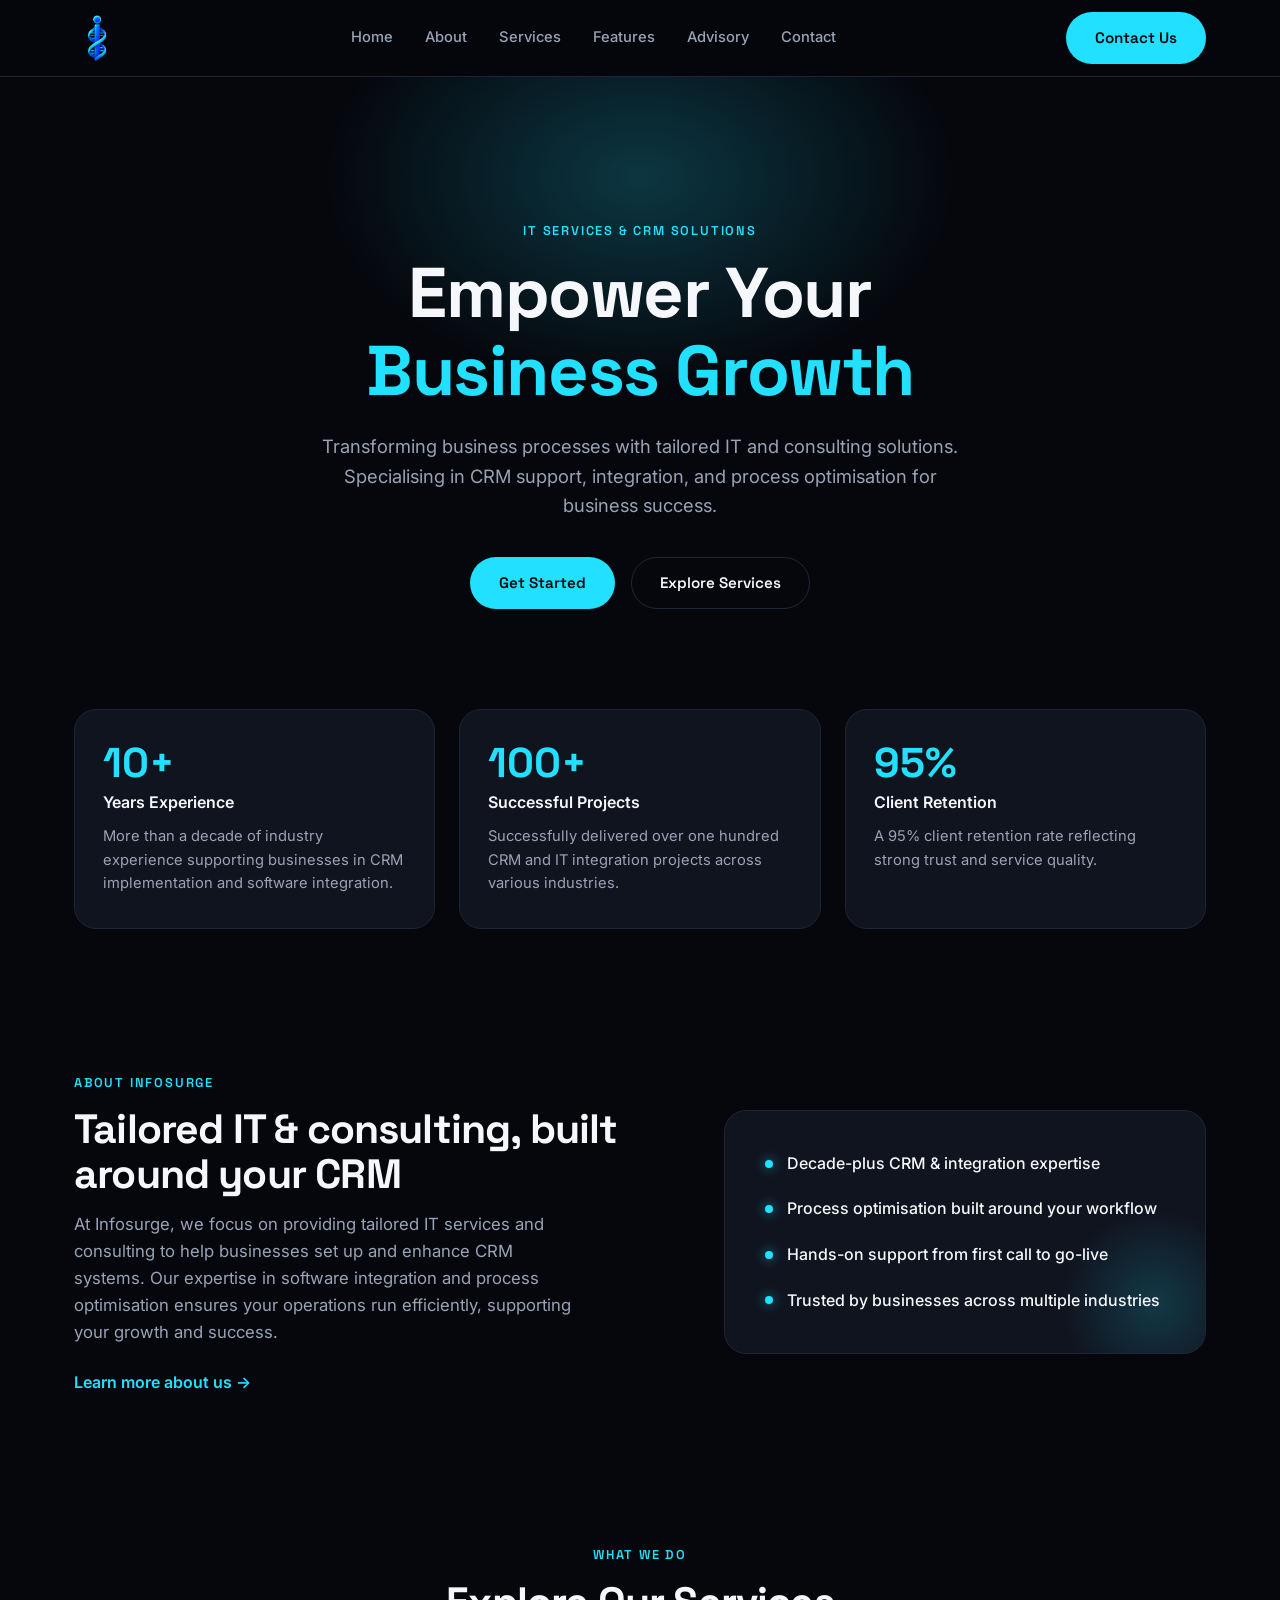
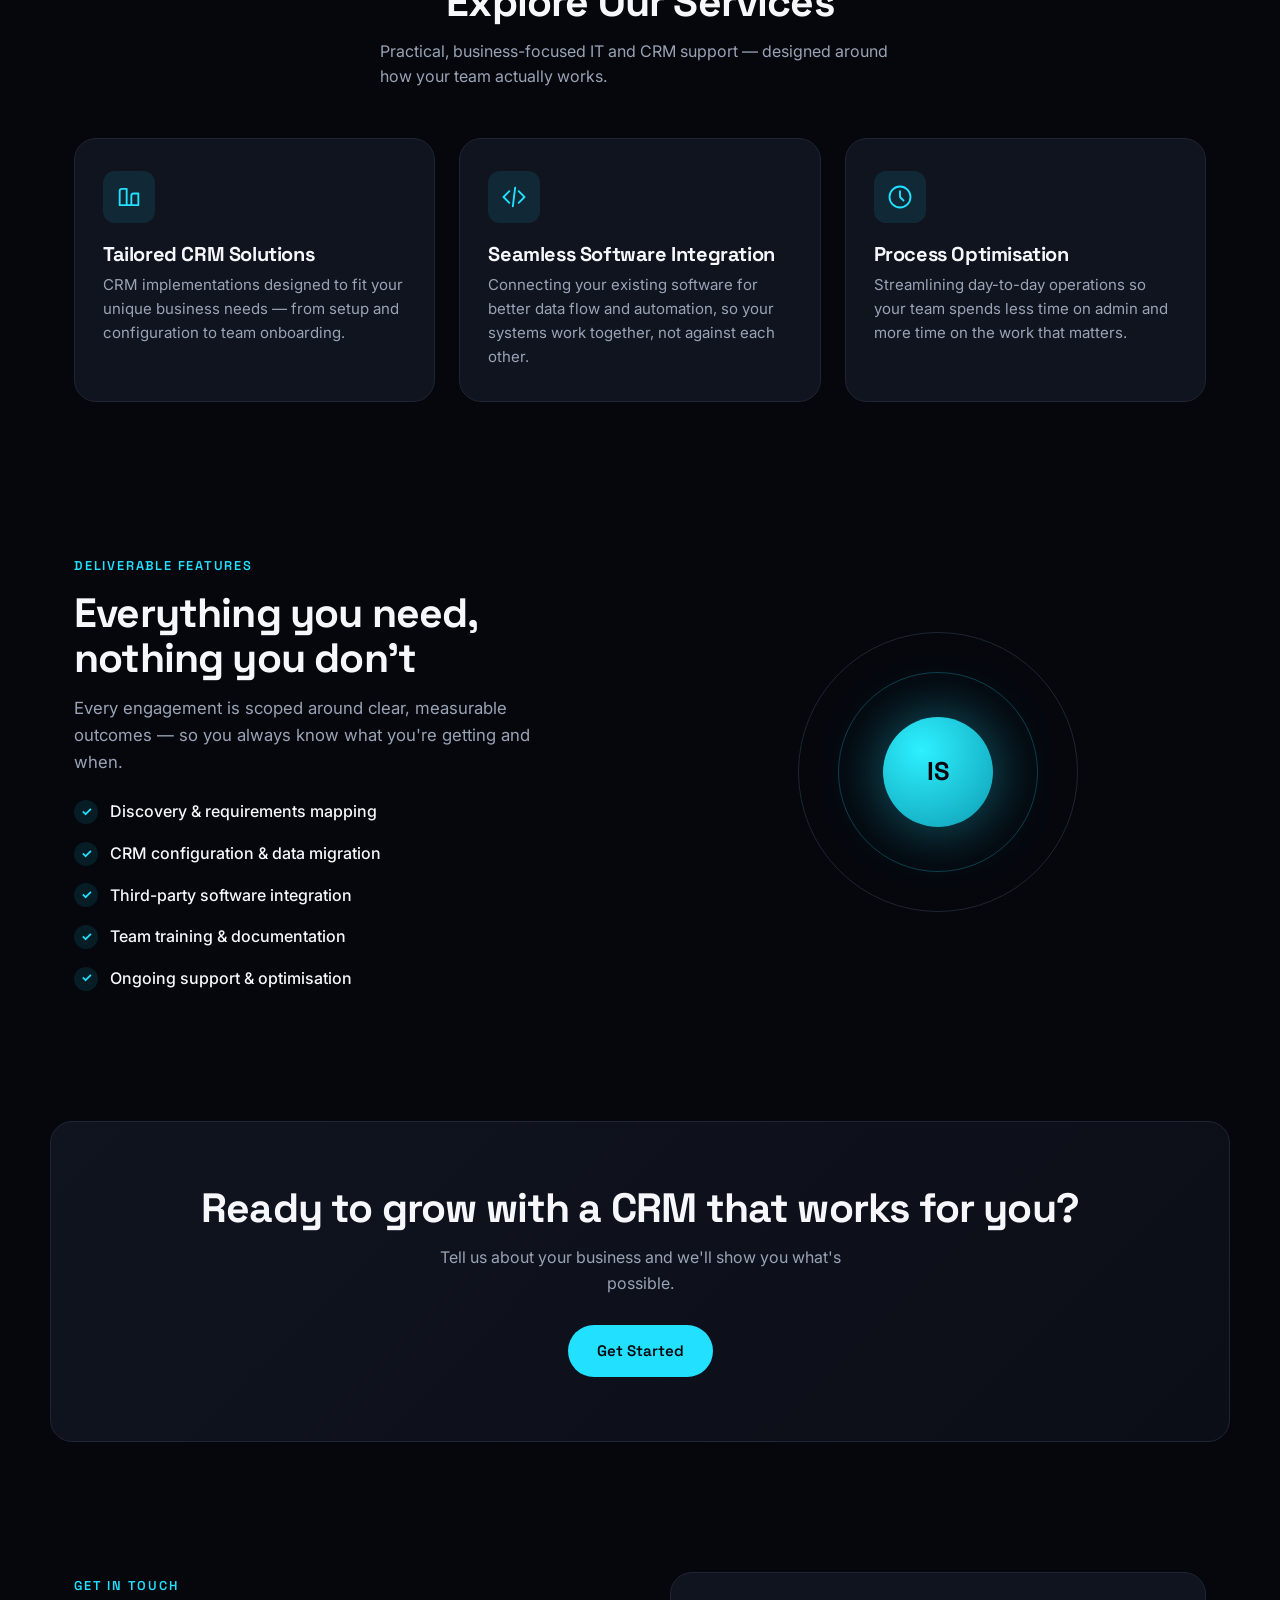
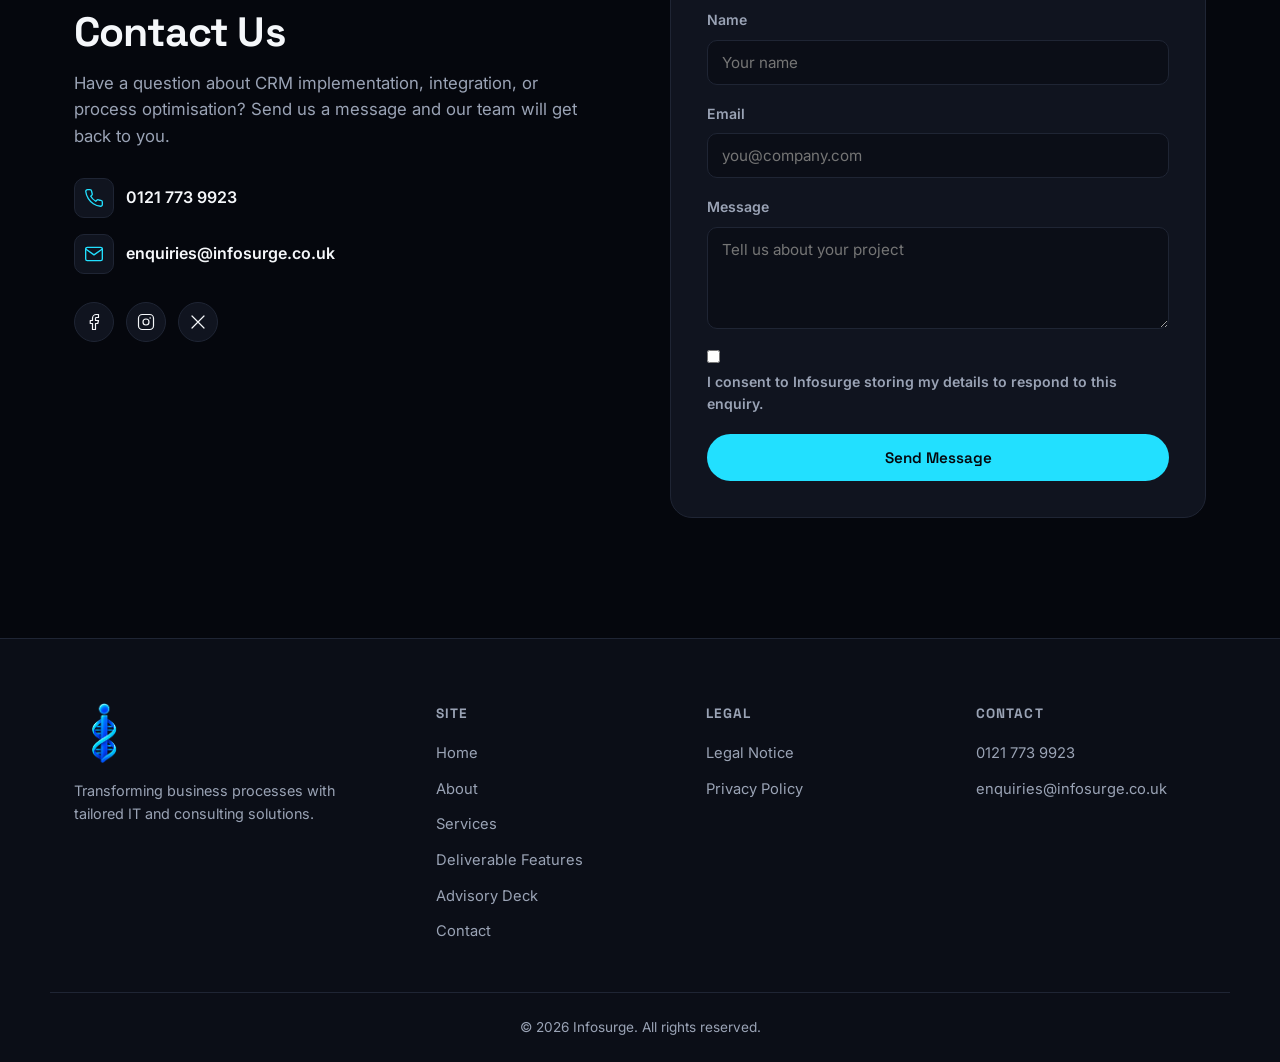
<file: reference/landing/index.html>
<!DOCTYPE html>
<html lang="en">
<head>
  <meta charset="UTF-8">
  <meta name="viewport" content="width=device-width, initial-scale=1.0">
  <title>Infosurge — IT Services &amp; CRM Solutions</title>
  <meta name="description" content="Infosurge delivers tailored CRM implementation, software integration, and process optimisation for growing businesses.">
  <link rel="icon" type="image/svg+xml" href="assets/favicon.svg">
  <link rel="preconnect" href="https://fonts.googleapis.com">
  <link rel="preconnect" href="https://fonts.gstatic.com" crossorigin>
  <link href="https://fonts.googleapis.com/css2?family=Space+Grotesk:wght@400;500;600;700&family=Inter:wght@400;500;600&display=swap" rel="stylesheet">
  <link rel="stylesheet" href="css/style.css?v=20260814">
</head>
<body>

  <!-- ===== Header / Nav ===== -->
  <header class="site-header" id="top">
    <div class="container nav-inner">
      <a href="#top" class="brand">
        <img src="assets/logo.png" alt="Infosurge" class="brand-logo">
      </a>

      <nav class="nav-links" id="navLinks">
        <a href="#home">Home</a>
        <a href="#about">About</a>
        <a href="#services">Services</a>
        <a href="#features">Features</a>
        <a href="advisory/">Advisory</a>
        <a href="#contact">Contact</a>
      </nav>

      <a href="#contact" class="btn btn-primary nav-cta">Contact Us</a>

      <button class="nav-toggle" id="navToggle" aria-label="Toggle navigation" aria-expanded="false">
        <span></span><span></span><span></span>
      </button>
    </div>
  </header>

  <main>
    <!-- ===== Hero ===== -->
    <section class="hero" id="home">
      <div class="hero-glow" aria-hidden="true"></div>
      <div class="container hero-inner">
        <p class="eyebrow reveal">IT Services &amp; CRM Solutions</p>
        <h1 class="reveal">Empower Your <span class="text-accent">Business Growth</span></h1>
        <p class="hero-sub reveal">Transforming business processes with tailored IT and consulting solutions. Specialising in CRM support, integration, and process optimisation for business success.</p>
        <div class="hero-actions reveal">
          <a href="#contact" class="btn btn-primary">Get Started</a>
          <a href="#services" class="btn btn-ghost">Explore Services</a>
        </div>
      </div>
    </section>

    <!-- ===== Stats ===== -->
    <section class="stats">
      <div class="container stats-grid">
        <div class="stat-card reveal">
          <span class="stat-number">10+</span>
          <span class="stat-label">Years Experience</span>
          <p>More than a decade of industry experience supporting businesses in CRM implementation and software integration.</p>
        </div>
        <div class="stat-card reveal">
          <span class="stat-number">100+</span>
          <span class="stat-label">Successful Projects</span>
          <p>Successfully delivered over one hundred CRM and IT integration projects across various industries.</p>
        </div>
        <div class="stat-card reveal">
          <span class="stat-number">95%</span>
          <span class="stat-label">Client Retention</span>
          <p>A 95% client retention rate reflecting strong trust and service quality.</p>
        </div>
      </div>
    </section>

    <!-- ===== About ===== -->
    <section class="about" id="about">
      <div class="container about-grid">
        <div class="reveal">
          <p class="eyebrow">About Infosurge</p>
          <h2>Tailored IT &amp; consulting, built around your CRM</h2>
          <p class="lead">At Infosurge, we focus on providing tailored IT services and consulting to help businesses set up and enhance CRM systems. Our expertise in software integration and process optimisation ensures your operations run efficiently, supporting your growth and success.</p>
          <a href="#contact" class="link-arrow">Learn more about us &rarr;</a>
        </div>
        <div class="about-card reveal">
          <div class="about-card-glow" aria-hidden="true"></div>
          <ul class="about-list">
            <li><span class="dot"></span>Decade-plus CRM &amp; integration expertise</li>
            <li><span class="dot"></span>Process optimisation built around your workflow</li>
            <li><span class="dot"></span>Hands-on support from first call to go-live</li>
            <li><span class="dot"></span>Trusted by businesses across multiple industries</li>
          </ul>
        </div>
      </div>
    </section>

    <!-- ===== Services ===== -->
    <section class="services" id="services">
      <div class="container">
        <p class="eyebrow center reveal">What We Do</p>
        <h2 class="center reveal">Explore Our Services</h2>
        <p class="section-sub center reveal">Practical, business-focused IT and CRM support — designed around how your team actually works.</p>

        <div class="services-grid">
          <div class="service-card reveal">
            <div class="service-icon">
              <svg width="28" height="28" viewBox="0 0 24 24" fill="none"><path d="M4 19h16M4 19V7a2 2 0 0 1 2-2h4v14M4 19h6M14 19V11a2 2 0 0 1 2-2h4v10M14 19h6" stroke="currentColor" stroke-width="1.6" stroke-linecap="round" stroke-linejoin="round"/></svg>
            </div>
            <h3>Tailored CRM Solutions</h3>
            <p>CRM implementations designed to fit your unique business needs — from setup and configuration to team onboarding.</p>
          </div>

          <div class="service-card reveal">
            <div class="service-icon">
              <svg width="28" height="28" viewBox="0 0 24 24" fill="none"><path d="M8 7L3 12l5 5M16 7l5 5-5 5M13 4l-2 16" stroke="currentColor" stroke-width="1.6" stroke-linecap="round" stroke-linejoin="round"/></svg>
            </div>
            <h3>Seamless Software Integration</h3>
            <p>Connecting your existing software for better data flow and automation, so your systems work together, not against each other.</p>
          </div>

          <div class="service-card reveal">
            <div class="service-icon">
              <svg width="28" height="28" viewBox="0 0 24 24" fill="none"><path d="M3 12a9 9 0 1 0 9-9 9 9 0 0 0-9 9Z" stroke="currentColor" stroke-width="1.6"/><path d="M12 7v5l3 3" stroke="currentColor" stroke-width="1.6" stroke-linecap="round" stroke-linejoin="round"/></svg>
            </div>
            <h3>Process Optimisation</h3>
            <p>Streamlining day-to-day operations so your team spends less time on admin and more time on the work that matters.</p>
          </div>
        </div>
      </div>
    </section>

    <!-- ===== Features / Deliverables ===== -->
    <section class="features" id="features">
      <div class="container features-grid">
        <div class="reveal">
          <p class="eyebrow">Deliverable Features</p>
          <h2>Everything you need, nothing you don't</h2>
          <p class="lead">Every engagement is scoped around clear, measurable outcomes — so you always know what you're getting and when.</p>
          <ul class="feature-list">
            <li><span class="check">✓</span> Discovery &amp; requirements mapping</li>
            <li><span class="check">✓</span> CRM configuration &amp; data migration</li>
            <li><span class="check">✓</span> Third-party software integration</li>
            <li><span class="check">✓</span> Team training &amp; documentation</li>
            <li><span class="check">✓</span> Ongoing support &amp; optimisation</li>
          </ul>
        </div>
        <div class="feature-visual reveal" aria-hidden="true">
          <div class="orbit-ring"></div>
          <div class="orbit-ring ring-2"></div>
          <div class="orbit-core">IS</div>
        </div>
      </div>
    </section>

    <!-- ===== CTA Band ===== -->
    <section class="cta-band">
      <div class="container cta-band-inner reveal">
        <h2>Ready to grow with a CRM that works for you?</h2>
        <p>Tell us about your business and we'll show you what's possible.</p>
        <a href="#contact" class="btn btn-primary">Get Started</a>
      </div>
    </section>

    <!-- ===== Contact ===== -->
    <section class="contact" id="contact">
      <div class="container contact-grid">
        <div class="reveal">
          <p class="eyebrow">Get In Touch</p>
          <h2>Contact Us</h2>
          <p class="lead">Have a question about CRM implementation, integration, or process optimisation? Send us a message and our team will get back to you.</p>

          <div class="contact-details">
            <a href="tel:01217739923" class="contact-item">
              <span class="contact-icon">
                <svg width="20" height="20" viewBox="0 0 24 24" fill="none"><path d="M22 16.92v3a2 2 0 0 1-2.18 2 19.79 19.79 0 0 1-8.63-3.07 19.5 19.5 0 0 1-6-6 19.79 19.79 0 0 1-3.07-8.67A2 2 0 0 1 4.11 2h3a2 2 0 0 1 2 1.72c.127.96.361 1.903.7 2.81a2 2 0 0 1-.45 2.11L8.09 9.91a16 16 0 0 0 6 6l1.27-1.27a2 2 0 0 1 2.11-.45c.907.339 1.85.573 2.81.7A2 2 0 0 1 22 16.92Z" stroke="currentColor" stroke-width="1.6" stroke-linecap="round" stroke-linejoin="round"/></svg>
              </span>
              0121 773 9923
            </a>
            <a href="mailto:enquiries@infosurge.co.uk" class="contact-item">
              <span class="contact-icon">
                <svg width="20" height="20" viewBox="0 0 24 24" fill="none"><path d="M4 4h16a2 2 0 0 1 2 2v12a2 2 0 0 1-2 2H4a2 2 0 0 1-2-2V6a2 2 0 0 1 2-2Z" stroke="currentColor" stroke-width="1.6"/><path d="m22 6-10 7L2 6" stroke="currentColor" stroke-width="1.6" stroke-linecap="round" stroke-linejoin="round"/></svg>
              </span>
              enquiries@infosurge.co.uk
            </a>
          </div>

          <div class="social-links">
            <a href="#" aria-label="Facebook" class="social-icon">
              <svg width="18" height="18" viewBox="0 0 24 24" fill="none"><path d="M18 2h-3a5 5 0 0 0-5 5v3H7v4h3v8h4v-8h3l1-4h-4V7a1 1 0 0 1 1-1h3Z" stroke="currentColor" stroke-width="1.6" stroke-linejoin="round"/></svg>
            </a>
            <a href="#" aria-label="Instagram" class="social-icon">
              <svg width="18" height="18" viewBox="0 0 24 24" fill="none"><rect x="2" y="2" width="20" height="20" rx="5" stroke="currentColor" stroke-width="1.6"/><circle cx="12" cy="12" r="4" stroke="currentColor" stroke-width="1.6"/><circle cx="17.5" cy="6.5" r="1" fill="currentColor"/></svg>
            </a>
            <a href="#" aria-label="X" class="social-icon">
              <svg width="18" height="18" viewBox="0 0 24 24" fill="none"><path d="M4 4l16 16M20 4 4 20" stroke="currentColor" stroke-width="1.6" stroke-linecap="round"/></svg>
            </a>
          </div>
        </div>

        <form class="contact-form reveal" id="contactForm">
          <label>
            Name
            <input type="text" name="name" placeholder="Your name" required>
          </label>
          <label>
            Email
            <input type="email" name="email" placeholder="you@company.com" required>
          </label>
          <label>
            Message
            <textarea name="message" rows="4" placeholder="Tell us about your project" required></textarea>
          </label>
          <label class="consent">
            <input type="checkbox" name="consent" required>
            <span>I consent to Infosurge storing my details to respond to this enquiry.</span>
          </label>
          <button type="submit" class="btn btn-primary btn-block">Send Message</button>
          <p class="form-note" id="formNote" hidden>Thanks — this is a placeholder form. Wire it up to your email/CRM endpoint before launch.</p>
        </form>
      </div>
    </section>
  </main>

  <!-- ===== Footer ===== -->
  <footer class="site-footer">
    <div class="container footer-inner">
      <div class="footer-brand">
        <img src="assets/logo.png" alt="Infosurge" class="brand-logo">
        <p>Transforming business processes with tailored IT and consulting solutions.</p>
      </div>

      <div class="footer-col">
        <h4>Site</h4>
        <a href="#home">Home</a>
        <a href="#about">About</a>
        <a href="#services">Services</a>
        <a href="#features">Deliverable Features</a>
        <a href="advisory/">Advisory Deck</a>
        <a href="#contact">Contact</a>
      </div>

      <div class="footer-col">
        <h4>Legal</h4>
        <a href="#">Legal Notice</a>
        <a href="#">Privacy Policy</a>
      </div>

      <div class="footer-col">
        <h4>Contact</h4>
        <a href="tel:01217739923">0121 773 9923</a>
        <a href="mailto:enquiries@infosurge.co.uk">enquiries@infosurge.co.uk</a>
      </div>
    </div>
    <div class="container footer-bottom">
      <p>&copy; <span id="year"></span> Infosurge. All rights reserved.</p>
    </div>
  </footer>

  <script src="js/script.js"></script>
</body>
</html>
</file>
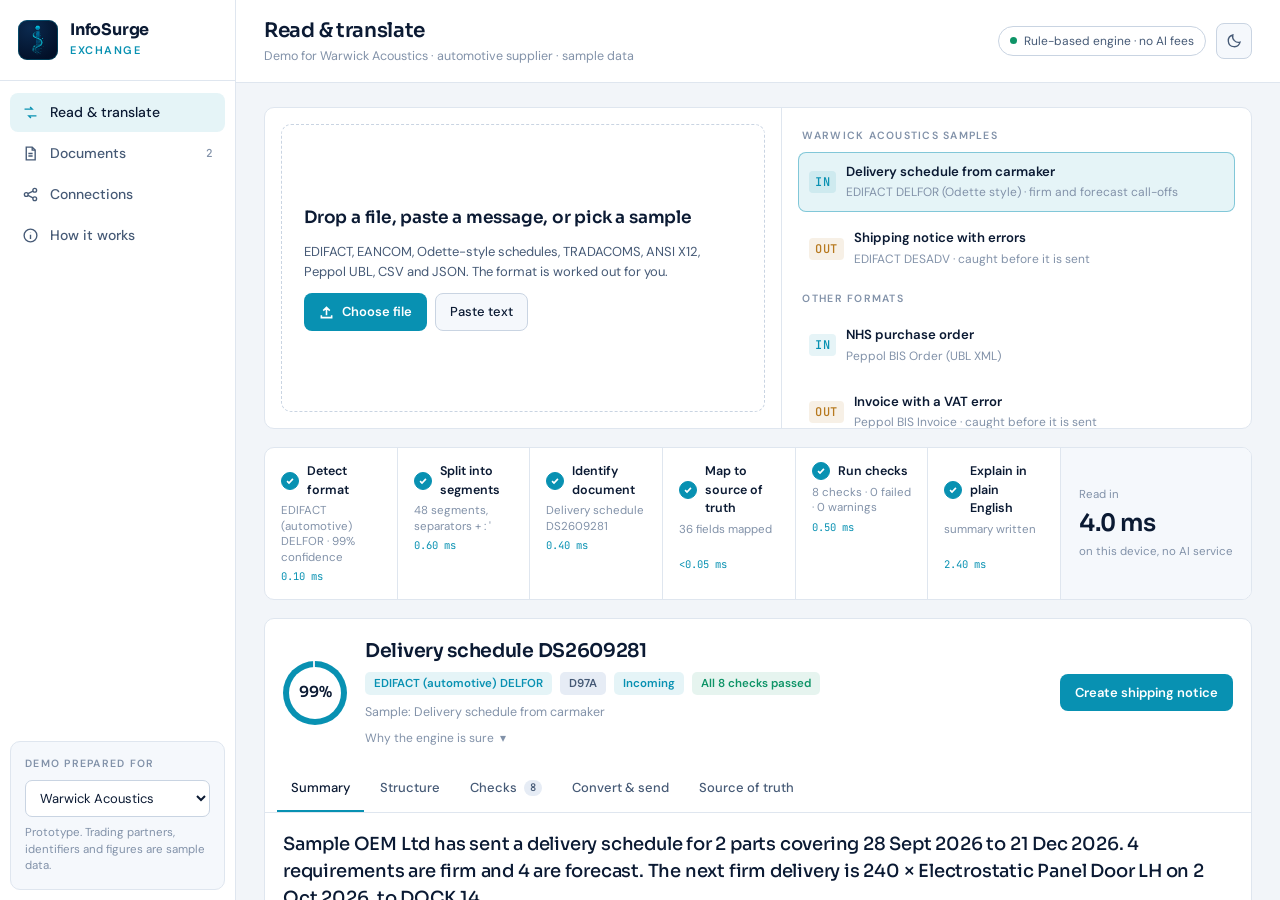
<file: demos/infosurge-exchange.html>
<!doctype html>
<html lang="en">
<head>
<meta charset="utf-8">
<meta name="viewport" content="width=device-width, initial-scale=1">
<title>InfoSurge Exchange</title>
<link rel="preconnect" href="https://fonts.googleapis.com">
<link rel="preconnect" href="https://fonts.gstatic.com" crossorigin>
<link rel="stylesheet" href="https://fonts.googleapis.com/css2?family=Sora:wght@500;600;700&family=DM+Sans:opsz,wght@9..40,400;9..40,500;9..40,600&family=JetBrains+Mono:wght@400;500&display=swap">
<style>
:root{
  --bg:#060E1C; --surface:#0B1729; --surface2:#0F1F37; --surface3:#152A48; --navy:#021028;
  --line:rgba(148,190,255,.09); --line2:rgba(148,190,255,.18);
  --text:#E7F0FA; --text2:#A0B3CC; --text3:#687E9E;
  --accent:#00C8E8; --accent-ink:#022530; --accent-soft:rgba(0,200,232,.12); --accent-line:rgba(0,200,232,.45);
  --ok:#34D399; --ok-soft:rgba(52,211,153,.12); --warn:#FBBF24; --warn-soft:rgba(251,191,36,.12); --bad:#F87171; --bad-soft:rgba(248,113,113,.12);
  --tag:#5EE3F5; --val:#C4D2E4; --q:#FDBA74;
  --shadow:0 20px 60px rgba(0,0,0,.45);
  --f-disp:'Sora',system-ui,sans-serif; --f-ui:'DM Sans',system-ui,-apple-system,'Segoe UI',sans-serif; --f-mono:'JetBrains Mono',ui-monospace,Menlo,monospace;
  --r:10px; --nav:236px;
  color-scheme:dark;
}
@media (prefers-color-scheme: light){
  :root:not([data-theme="dark"]){
    --bg:#F2F5F9; --surface:#FFFFFF; --surface2:#F5F8FC; --surface3:#E6ECF5;
    --line:#DFE6EF; --line2:#C9D4E2; --text:#0B1A33; --text2:#465A76; --text3:#8292A9;
    --accent:#0891B2; --accent-ink:#FFFFFF; --accent-soft:rgba(8,145,178,.10); --accent-line:rgba(8,145,178,.45);
    --ok:#0E9467; --ok-soft:rgba(14,148,103,.10); --warn:#B7791F; --warn-soft:rgba(183,121,31,.11); --bad:#D14343; --bad-soft:rgba(209,67,67,.09);
    --tag:#0E7490; --val:#1E2B3F; --q:#B45309; --shadow:0 20px 60px rgba(11,26,51,.14);
    color-scheme:light;
  }
}
:root[data-theme="light"]{
  --bg:#F2F5F9; --surface:#FFFFFF; --surface2:#F5F8FC; --surface3:#E6ECF5;
  --line:#DFE6EF; --line2:#C9D4E2; --text:#0B1A33; --text2:#465A76; --text3:#8292A9;
  --accent:#0891B2; --accent-ink:#FFFFFF; --accent-soft:rgba(8,145,178,.10); --accent-line:rgba(8,145,178,.45);
  --ok:#0E9467; --ok-soft:rgba(14,148,103,.10); --warn:#B7791F; --warn-soft:rgba(183,121,31,.11); --bad:#D14343; --bad-soft:rgba(209,67,67,.09);
  --tag:#0E7490; --val:#1E2B3F; --q:#B45309; --shadow:0 20px 60px rgba(11,26,51,.14);
  color-scheme:light;
}
:root[data-theme="dark"]{color-scheme:dark}
*{box-sizing:border-box;margin:0;padding:0}
[hidden]{display:none!important}
html,body{height:100%}
body{background:var(--bg);color:var(--text);font-family:var(--f-ui);font-size:14px;line-height:1.5;overflow:hidden;-webkit-font-smoothing:antialiased}
button,input,select,textarea{font:inherit;color:inherit}
button{cursor:pointer;background:none;border:0}
:focus-visible{outline:2px solid var(--accent);outline-offset:2px;border-radius:4px}
.mono{font-family:var(--f-mono)}
.num{font-variant-numeric:tabular-nums}
a{color:var(--accent)}

.app{display:flex;height:100%}
/* Sidebar */
.nav{width:var(--nav);min-width:var(--nav);background:var(--surface);border-right:1px solid var(--line);display:flex;flex-direction:column}
.brand{display:flex;gap:12px;align-items:center;padding:20px 18px;border-bottom:1px solid var(--line)}
.mark{width:40px;height:40px;border-radius:9px;background:radial-gradient(120% 120% at 30% 20%,#0B2A4F 0%,var(--navy) 70%);display:grid;place-items:center;box-shadow:inset 0 0 0 1px rgba(0,200,232,.25);flex-shrink:0}
.mark img{height:30px;width:auto}
.b-name{font-family:var(--f-disp);font-weight:700;font-size:16px;letter-spacing:-.2px;line-height:1.1}
.b-sub{font-size:11px;color:var(--accent);letter-spacing:.14em;text-transform:uppercase;font-weight:600;margin-top:3px}
.nav-list{padding:12px 10px;display:flex;flex-direction:column;gap:2px;flex:1;overflow-y:auto}
.nav-item{display:flex;align-items:center;gap:11px;padding:9px 12px;border-radius:8px;color:var(--text2);font-weight:500;text-align:left;width:100%}
.nav-item svg{width:17px;height:17px;flex-shrink:0}
.nav-item:hover{background:var(--surface2);color:var(--text)}
.nav-item.active{background:var(--accent-soft);color:var(--text)}
.nav-item.active svg{color:var(--accent)}
.nav-count{margin-left:auto;font-size:11px;font-family:var(--f-mono);color:var(--text3)}
.scen{margin:10px;padding:14px;border:1px solid var(--line);border-radius:var(--r);background:var(--surface2);display:flex;flex-direction:column;gap:8px}
.scen label{font-size:10.5px;letter-spacing:.12em;text-transform:uppercase;color:var(--text3);font-weight:600}
.scen select{background:var(--surface);border:1px solid var(--line2);border-radius:7px;padding:8px 10px;font-size:13px;width:100%}
.scen p{font-size:11.5px;color:var(--text3);line-height:1.45}

.main{flex:1;display:flex;flex-direction:column;min-width:0}
.top{display:flex;align-items:center;gap:16px;padding:16px 28px;border-bottom:1px solid var(--line);background:var(--surface);min-height:70px}
.top h1{font-family:var(--f-disp);font-size:20px;font-weight:600;letter-spacing:-.3px}
.top .sub{font-size:12.5px;color:var(--text3);margin-top:1px}
.top-r{margin-left:auto;display:flex;gap:10px;align-items:center}
.pill{display:inline-flex;align-items:center;gap:7px;font-size:12px;color:var(--text2);padding:5px 11px;border:1px solid var(--line2);border-radius:20px;white-space:nowrap}
.dot{width:7px;height:7px;border-radius:50%;background:var(--ok)}
.icon-btn{width:36px;height:36px;border-radius:8px;border:1px solid var(--line2);background:var(--surface2);display:grid;place-items:center;color:var(--text2)}
.icon-btn:hover{color:var(--text);background:var(--surface3)}
.icon-btn svg{width:17px;height:17px}
.content{flex:1;overflow-y:auto;padding:24px 28px 48px}
.screen{display:none;flex-direction:column;gap:18px;max-width:1340px}
.screen.active{display:flex}

.card{background:var(--surface);border:1px solid var(--line);border-radius:var(--r)}
.card-h{display:flex;align-items:center;gap:12px;padding:14px 18px;border-bottom:1px solid var(--line);flex-wrap:wrap}
.card-t{font-weight:600;font-size:14px}
.card-s{font-size:12.5px;color:var(--text3)}
.card-h .r{margin-left:auto;display:flex;gap:8px;align-items:center;flex-wrap:wrap}
.btn{display:inline-flex;align-items:center;gap:8px;padding:8px 14px;border-radius:8px;border:1px solid var(--line2);background:var(--surface2);font-size:13px;font-weight:500;white-space:nowrap}
.btn:hover{background:var(--surface3)}
.btn svg{width:15px;height:15px}
.btn-p{background:var(--accent);color:var(--accent-ink);border-color:transparent;font-weight:600}
.btn-p:hover{background:var(--accent);filter:brightness(1.08)}
.btn-sm{padding:5px 10px;font-size:12.5px}
.btn:disabled{opacity:.45;cursor:not-allowed}

/* Input */
.in-grid{display:grid;grid-template-columns:minmax(0,1.1fr) minmax(0,1fr);gap:0}
.drop{margin:16px;border:1.5px dashed var(--line2);border-radius:var(--r);padding:22px;display:flex;flex-direction:column;gap:12px;align-items:flex-start;justify-content:center;min-height:210px;transition:border-color .15s,background .15s;position:relative}
.drop.over{border-color:var(--accent);background:var(--accent-soft)}
.drop h3{font-family:var(--f-disp);font-size:17px;font-weight:600;letter-spacing:-.2px}
.drop p{color:var(--text2);font-size:13px;max-width:44ch}
.drop .row{display:flex;gap:8px;flex-wrap:wrap}
.drop textarea{width:100%;min-height:150px;background:var(--bg);border:1px solid var(--line2);border-radius:8px;padding:10px 12px;font-family:var(--f-mono);font-size:12px;resize:vertical}
.samples{border-left:1px solid var(--line);padding:14px 16px;display:flex;flex-direction:column;gap:6px;max-height:320px;overflow-y:auto}
.s-lab{font-size:10.5px;letter-spacing:.12em;text-transform:uppercase;color:var(--text3);font-weight:600;padding:6px 4px 2px}
.smp{display:grid;grid-template-columns:auto minmax(0,1fr);gap:10px;align-items:center;padding:9px 10px;border-radius:8px;border:1px solid transparent;text-align:left;width:100%}
.smp:hover{background:var(--surface2);border-color:var(--line)}
.smp.on{background:var(--accent-soft);border-color:var(--accent-line)}
.smp b{font-weight:600;font-size:13.2px;display:block}
.smp span{font-size:12px;color:var(--text3)}
.dir{font-family:var(--f-mono);font-size:10px;font-weight:500;padding:2px 6px;border-radius:4px;letter-spacing:.04em}
.dir.in{background:var(--accent-soft);color:var(--accent)}
.dir.out{background:var(--warn-soft);color:var(--warn)}

/* Pipeline */
.pipe{display:grid;grid-template-columns:repeat(6,minmax(0,1fr)) auto;align-items:stretch;overflow:hidden}
.st{padding:14px 16px;border-right:1px solid var(--line);display:flex;flex-direction:column;gap:4px;opacity:.35;transition:opacity .2s}
.st.done{opacity:1}
.st-top{display:flex;align-items:center;gap:8px;font-size:12.5px;font-weight:600}
.st-ic{width:18px;height:18px;border-radius:50%;border:1.5px solid var(--line2);display:grid;place-items:center;flex-shrink:0}
.st.done .st-ic{background:var(--accent);border-color:var(--accent);color:var(--accent-ink)}
.st-ic svg{width:10px;height:10px}
.st-d{font-size:11.5px;color:var(--text3);line-height:1.35;min-height:2.7em}
.st-ms{font-family:var(--f-mono);font-size:10.5px;color:var(--accent)}
.total{padding:14px 18px;display:flex;flex-direction:column;justify-content:center;gap:2px;min-width:170px;background:var(--surface2)}
.total b{font-family:var(--f-disp);font-size:24px;font-weight:600;letter-spacing:-.5px}
.total span{font-size:11.5px;color:var(--text3)}

/* Result header */
.res-h{display:grid;grid-template-columns:auto minmax(0,1fr) auto;gap:18px;align-items:center;padding:18px}
.ring{--p:0;width:64px;height:64px;border-radius:50%;background:conic-gradient(var(--accent) calc(var(--p)*1%),var(--surface3) 0);display:grid;place-items:center}
.ring div{width:52px;height:52px;border-radius:50%;background:var(--surface);display:grid;place-items:center;font-family:var(--f-disp);font-weight:600;font-size:15px}
.res-t{font-family:var(--f-disp);font-size:19px;font-weight:600;letter-spacing:-.3px}
.res-m{display:flex;gap:8px;flex-wrap:wrap;margin-top:6px;align-items:center}
.tag{display:inline-flex;align-items:center;gap:6px;font-size:11.5px;font-weight:600;padding:2px 9px;border-radius:5px;line-height:19px;white-space:nowrap}
.t-acc{background:var(--accent-soft);color:var(--accent)}
.t-ok{background:var(--ok-soft);color:var(--ok)}
.t-warn{background:var(--warn-soft);color:var(--warn)}
.t-bad{background:var(--bad-soft);color:var(--bad)}
.t-mute{background:var(--surface3);color:var(--text2)}
.why{font-size:12.5px;color:var(--text2);margin-top:8px}
.why summary{cursor:pointer;color:var(--text3);font-size:12px;list-style:none;display:inline-flex;gap:6px;align-items:center}
.why summary::-webkit-details-marker{display:none}
.why ul{margin:8px 0 0 18px;display:flex;flex-direction:column;gap:3px}
.res-a{display:flex;gap:8px;flex-wrap:wrap;justify-content:flex-end}

/* Tabs */
.tabs{display:flex;gap:2px;padding:0 12px;border-bottom:1px solid var(--line);overflow-x:auto}
.tab{padding:12px 14px;font-size:13px;font-weight:500;color:var(--text2);border-bottom:2px solid transparent;white-space:nowrap;display:flex;gap:7px;align-items:center}
.tab:hover{color:var(--text)}
.tab.on{color:var(--text);border-bottom-color:var(--accent)}
.tab .n{font-family:var(--f-mono);font-size:10.5px;padding:0 6px;border-radius:9px;background:var(--surface3);color:var(--text2)}
.tab .n.bad{background:var(--bad-soft);color:var(--bad)}
.pane{padding:18px}

.sentence{font-family:var(--f-disp);font-size:18px;line-height:1.5;font-weight:500;letter-spacing:-.2px;max-width:70ch;text-wrap:pretty}
.facts{display:grid;grid-template-columns:repeat(auto-fill,minmax(180px,1fr));gap:0;border:1px solid var(--line);border-radius:8px;overflow:hidden;margin-top:18px}
.fact{background:var(--surface);padding:11px 14px;box-shadow:1px 1px 0 var(--line)}
.fact span{display:block;font-size:10.5px;letter-spacing:.1em;text-transform:uppercase;color:var(--text3);font-weight:600}
.fact b{font-weight:600;font-size:13.5px;overflow-wrap:anywhere}
.tw{overflow-x:auto}
table{width:100%;border-collapse:collapse;font-size:13px}
th{text-align:left;font-size:10.5px;letter-spacing:.1em;text-transform:uppercase;color:var(--text3);font-weight:600;padding:9px 12px;border-bottom:1px solid var(--line);white-space:nowrap}
td{padding:9px 12px;border-bottom:1px solid var(--line);vertical-align:top}
tr:last-child td{border-bottom:0}
td.r,th.r{text-align:right}
.lines{margin-top:18px;border:1px solid var(--line);border-radius:8px}
.sch{display:flex;gap:6px;flex-wrap:wrap}
.req{display:flex;flex-direction:column;padding:5px 9px;border-radius:6px;font-size:11.5px;line-height:1.3;min-width:76px}
.req b{font-family:var(--f-mono);font-size:12px}
.req.firm{background:var(--accent-soft);box-shadow:inset 0 0 0 1px var(--accent-line)}
.req.fc{background:var(--surface2);box-shadow:inset 0 0 0 1px var(--line2);color:var(--text2)}

/* Structure */
.seg-t td{font-size:12.5px}
.seg-t td.i{color:var(--text3);font-family:var(--f-mono);font-size:11px;width:36px}
.seg-t td.code{font-family:var(--f-mono);font-size:12px;color:var(--val);white-space:pre-wrap;word-break:break-all;width:52%}
.seg-t td.code b{color:var(--tag);font-weight:500}
.seg-t tr:hover td{background:var(--surface2)}
.seg-t tr.flash td{animation:flash 1.6s ease-out}
@keyframes flash{from{background:var(--warn-soft)}to{background:transparent}}
.seg-t tr.err td.code{box-shadow:inset 3px 0 0 var(--bad)}
.xml{font-family:var(--f-mono);font-size:12px;line-height:1.65;background:var(--bg);border:1px solid var(--line);border-radius:8px;padding:12px 14px;overflow:auto;max-height:520px;white-space:pre;color:var(--val)}
.xml .tg{color:var(--tag)} .xml .at{color:var(--q)}
.split{display:grid;grid-template-columns:minmax(0,1.1fr) minmax(0,1fr);gap:16px}
.conf{display:flex;align-items:center;gap:8px}
.bar{width:64px;height:5px;border-radius:3px;background:var(--surface3);overflow:hidden}
.bar i{display:block;height:100%;background:var(--accent)}
select.map{background:var(--surface2);border:1px solid var(--line2);border-radius:6px;padding:4px 8px;font-size:12.5px}

/* Checks */
.chk{display:grid;grid-template-columns:24px minmax(0,1fr) auto;gap:12px;padding:12px 4px;border-bottom:1px solid var(--line);align-items:start}
.chk:last-child{border-bottom:0}
.ci{width:22px;height:22px;border-radius:50%;display:grid;place-items:center;margin-top:1px}
.ci svg{width:12px;height:12px}
.ci.pass{background:var(--ok-soft);color:var(--ok)} .ci.warn{background:var(--warn-soft);color:var(--warn)} .ci.fail{background:var(--bad-soft);color:var(--bad)}
.chk b{font-weight:600}
.chk p{font-size:13px;color:var(--text2);margin-top:2px;max-width:80ch}
.fix{margin-top:7px;font-size:12.5px;background:var(--surface2);border:1px solid var(--line);border-radius:7px;padding:7px 10px;display:flex;gap:8px;max-width:80ch}
.fix svg{width:14px;height:14px;color:var(--accent);flex-shrink:0;margin-top:2px}
.chk-sum{display:flex;gap:8px;flex-wrap:wrap;align-items:center;margin-bottom:10px}
.fixbox{margin-top:12px;border:1px solid var(--accent-line);background:var(--accent-soft);border-radius:8px;padding:12px 14px;font-size:13px}
.fixbox ul{margin:6px 0 0 18px}

/* Convert */
.targets{display:flex;gap:8px;flex-wrap:wrap}
.tgt{padding:10px 14px;border:1px solid var(--line2);border-radius:9px;text-align:left;min-width:150px;background:var(--surface2)}
.tgt b{display:block;font-size:13px;font-weight:600}
.tgt span{font-size:11.5px;color:var(--text3)}
.tgt.on{border-color:var(--accent);background:var(--accent-soft)}
.route{display:flex;align-items:center;gap:10px;margin:14px 0 10px;font-size:12.5px;color:var(--text2);flex-wrap:wrap}
.route .arrow{color:var(--text3)}
pre.out{font-family:var(--f-mono);font-size:12px;line-height:1.6;background:var(--bg);border:1px solid var(--line);border-radius:8px;padding:12px 14px;overflow:auto;max-height:460px;color:var(--val);white-space:pre}

/* Documents */
.kpis{display:grid;grid-template-columns:repeat(4,minmax(0,1fr));gap:12px}
.kpi{padding:16px 18px}
.kpi span{font-size:12px;color:var(--text2)}
.kpi b{display:block;font-family:var(--f-disp);font-size:28px;font-weight:600;letter-spacing:-.6px;margin-top:2px}
.kpi small{font-size:11.5px;color:var(--text3)}
tr.click{cursor:pointer}
tr.click:hover td{background:var(--surface2)}

/* Connections */
.g3{display:grid;grid-template-columns:repeat(3,minmax(0,1fr));gap:12px}
.conn{padding:16px 18px;display:flex;flex-direction:column;gap:8px}
.conn-top{display:flex;align-items:center;gap:10px}
.conn-ic{width:34px;height:34px;border-radius:8px;background:var(--accent-soft);color:var(--accent);display:grid;place-items:center}
.conn-ic svg{width:17px;height:17px}
.conn h3{font-size:14px;font-weight:600}
.conn p{font-size:12.8px;color:var(--text2)}
.conn .meta{font-size:12px;color:var(--text3);margin-top:auto}

/* How it works */
.hero{padding:28px;display:grid;grid-template-columns:minmax(0,1.2fr) minmax(0,1fr);gap:28px;align-items:center;background:radial-gradient(120% 140% at 100% 0%,rgba(0,200,232,.10) 0%,transparent 55%),var(--surface)}
.hero h2{font-family:var(--f-disp);font-size:28px;line-height:1.15;font-weight:600;letter-spacing:-.6px;text-wrap:balance}
.hero p{color:var(--text2);margin-top:10px;max-width:58ch}
.flow svg{width:100%;height:auto;display:block}
.flow .bx{fill:var(--surface2);stroke:var(--line2)}
.flow .bx.core{fill:var(--accent-soft);stroke:var(--accent)}
.flow text{fill:var(--text);font-family:var(--f-ui);font-size:12px}
.flow .sm{fill:var(--text3);font-size:10.5px}
.flow .ln{stroke:var(--accent);stroke-width:1.5;fill:none}
.vp{padding:18px;display:flex;flex-direction:column;gap:6px}
.vp h3{font-family:var(--f-disp);font-size:15px;font-weight:600}
.vp p{font-size:13px;color:var(--text2)}
.vp .k{font-family:var(--f-mono);font-size:11px;color:var(--accent);letter-spacing:.06em}
.list{display:grid;grid-template-columns:repeat(2,minmax(0,1fr));gap:8px 24px;padding:18px;font-size:13px;color:var(--text2)}
.list div{display:flex;gap:9px}
.list svg{width:15px;height:15px;color:var(--ok);flex-shrink:0;margin-top:2px}

.toast{position:fixed;left:50%;transform:translateX(-50%);bottom:calc(22px + env(safe-area-inset-bottom,0px));background:var(--text);color:var(--bg);padding:10px 16px;border-radius:8px;font-size:13px;font-weight:500;z-index:60;box-shadow:var(--shadow);max-width:90vw}
.empty{padding:30px;text-align:center;color:var(--text3)}

@media (max-width:1150px){
  .pipe{grid-template-columns:repeat(3,minmax(0,1fr))}
  .st:nth-child(3){border-right:0}
  .st:nth-child(-n+3){border-bottom:1px solid var(--line)}
  .total{grid-column:1/-1}
  .split,.hero{grid-template-columns:minmax(0,1fr)}
  .g3,.kpis{grid-template-columns:repeat(2,minmax(0,1fr))}
}
@media (max-width:780px){
  body{overflow:auto}
  .app{flex-direction:column;height:auto;min-height:100%}
  .nav{width:auto;min-width:0;border-right:0;border-bottom:1px solid var(--line)}
  .brand{padding:12px 16px}
  .nav-list{flex-direction:row;overflow-x:auto;padding:4px 10px 8px}
  .nav-item{width:auto;white-space:nowrap}
  .scen{margin:0 16px 12px}
  .top{padding:12px 16px;flex-wrap:wrap}
  .content{padding:16px 16px 36px;overflow:visible}
  .in-grid{grid-template-columns:minmax(0,1fr)}
  .samples{border-left:0;border-top:1px solid var(--line);max-height:none}
  .pipe{grid-template-columns:repeat(2,minmax(0,1fr))}
  .st{border-right:0;border-bottom:1px solid var(--line)}
  .res-h{grid-template-columns:auto minmax(0,1fr)}
  .res-a{grid-column:1/-1;justify-content:flex-start}
  .g3,.kpis,.list{grid-template-columns:minmax(0,1fr)}
}
@media (prefers-reduced-motion:reduce){*{animation:none!important;transition:none!important}}
</style>
</head>
<body>
<div class="app">
  <aside class="nav">
    <div class="brand">
      <div class="mark"><img src="[data-uri]" alt="InfoSurge"></div>
      <div><div class="b-name">InfoSurge</div><div class="b-sub">Exchange</div></div>
    </div>
    <nav class="nav-list" aria-label="Main">
      <button class="nav-item active" data-s="translate"><svg viewBox="0 0 20 20" fill="none" stroke="currentColor" stroke-width="1.6"><path d="M3 6h9l-2.5-2.5M17 14H8l2.5 2.5"/></svg>Read &amp; translate</button>
      <button class="nav-item" data-s="docs"><svg viewBox="0 0 20 20" fill="none" stroke="currentColor" stroke-width="1.6"><path d="M5 2.5h7l3.5 3.5v11.5H5z"/><path d="M12 2.5V6h3.5M7.5 10h5M7.5 13h5"/></svg>Documents<span class="nav-count" id="nav-docs">0</span></button>
      <button class="nav-item" data-s="conn"><svg viewBox="0 0 20 20" fill="none" stroke="currentColor" stroke-width="1.6"><circle cx="5" cy="10" r="2.2"/><circle cx="15" cy="5" r="2.2"/><circle cx="15" cy="15" r="2.2"/><path d="M7 9l6-3M7 11l6 3"/></svg>Connections</button>
      <button class="nav-item" data-s="how"><svg viewBox="0 0 20 20" fill="none" stroke="currentColor" stroke-width="1.6"><circle cx="10" cy="10" r="7.5"/><path d="M10 9v5M10 6.2v.3"/></svg>How it works</button>
    </nav>
    <div class="scen">
      <label for="scen">Demo prepared for</label>
      <select id="scen">
        <option value="warwick">Warwick Acoustics</option>
        <option value="delta">Delta Surgical</option>
        <option value="general">All formats</option>
      </select>
      <p>Prototype. Trading partners, identifiers and figures are sample data.</p>
    </div>
  </aside>

  <main class="main">
    <header class="top">
      <div><h1 id="title">Read &amp; translate</h1><div class="sub" id="subtitle"></div></div>
      <div class="top-r">
        <span class="pill"><span class="dot"></span>Rule-based engine · no AI fees</span>
        <button class="icon-btn" id="theme" aria-label="Switch light or dark mode"><svg id="theme-ic" viewBox="0 0 20 20" fill="none" stroke="currentColor" stroke-width="1.6"></svg></button>
      </div>
    </header>

    <div class="content" id="content">
      <!-- TRANSLATE -->
      <section class="screen active" id="s-translate">
        <div class="card">
          <div class="in-grid">
            <div class="drop" id="drop">
              <h3>Drop a file, paste a message, or pick a sample</h3>
              <p>EDIFACT, EANCOM, Odette-style schedules, TRADACOMS, ANSI X12, Peppol UBL, CSV and JSON. The format is worked out for you.</p>
              <div class="row">
                <label class="btn btn-p" for="file"><svg viewBox="0 0 16 16" fill="none" stroke="currentColor" stroke-width="1.7"><path d="M8 11V2.5M4.5 6L8 2.5 11.5 6M2.5 11v2.5h11V11"/></svg>Choose file</label>
                <input type="file" id="file" hidden>
                <button class="btn" id="paste-btn" type="button">Paste text</button>
              </div>
              <div id="paste-box" hidden style="width:100%">
                <label for="paste" class="card-s" style="display:block;margin-bottom:6px">Paste any EDI message, XML, CSV or JSON</label>
                <textarea id="paste" spellcheck="false" placeholder="UNA:+.? '&#10;UNB+UNOC:3+..."></textarea>
                <div class="row" style="margin-top:8px"><button class="btn btn-p btn-sm" id="read-paste" type="button">Read it</button></div>
              </div>
            </div>
            <div class="samples" id="samples"></div>
          </div>
        </div>

        <div class="card pipe" id="pipe" aria-live="polite"></div>

        <div class="card" id="result" hidden>
          <div class="res-h">
            <div class="ring" id="ring"><div id="ring-v"></div></div>
            <div style="min-width:0">
              <div class="res-t" id="res-title"></div>
              <div class="res-m" id="res-meta"></div>
              <details class="why"><summary>Why the engine is sure <span aria-hidden="true">▾</span></summary><ul id="why"></ul></details>
            </div>
            <div class="res-a" id="actions"></div>
          </div>
          <div class="tabs" role="tablist" id="tabs">
            <button class="tab on" data-t="summary" role="tab">Summary</button>
            <button class="tab" data-t="structure" role="tab">Structure</button>
            <button class="tab" data-t="checks" role="tab">Checks <span class="n" id="n-checks">0</span></button>
            <button class="tab" data-t="convert" role="tab">Convert &amp; send</button>
            <button class="tab" data-t="truth" role="tab">Source of truth</button>
          </div>
          <div class="pane" id="pane"></div>
        </div>
        <div class="card empty" id="error" hidden></div>
      </section>

      <!-- DOCUMENTS -->
      <section class="screen" id="s-docs">
        <div class="kpis" id="doc-kpis"></div>
        <div class="card">
          <div class="card-h"><div><div class="card-t">Every document, one record</div><div class="card-s">Everything read, generated or corrected in this session. Select one to open it.</div></div></div>
          <div class="tw"><table><thead><tr><th>Time</th><th></th><th>Document</th><th>Partner</th><th>Format</th><th class="r">Lines</th><th>Status</th></tr></thead><tbody id="doc-rows"></tbody></table></div>
        </div>
      </section>

      <!-- CONNECTIONS -->
      <section class="screen" id="s-conn">
        <div class="card">
          <div class="card-h"><div><div class="card-t" id="conn-title">How documents move</div><div class="card-s">Demo configuration. Each route is set per trading partner, and the documents stay the same whichever route is used.</div></div></div>
          <div class="g3" style="padding:16px" id="routes"></div>
        </div>
        <div class="card">
          <div class="card-h"><div><div class="card-t">Format library</div><div class="card-s">What this prototype reads and writes today, and what is planned next</div></div></div>
          <div class="tw"><table><thead><tr><th>Standard</th><th>Documents</th><th>Typical partners</th><th>Status</th></tr></thead><tbody id="lib"></tbody></table></div>
        </div>
      </section>

      <!-- HOW -->
      <section class="screen" id="s-how">
        <div class="card hero">
          <div>
            <h2>Every format in, one record in the middle, the right format out.</h2>
            <p>InfoSurge Exchange reads whatever your customers and carriers send, turns it into one clean record, checks it against the rules they care about, and sends back exactly what each of them expects. You see every document in plain English.</p>
          </div>
          <div class="flow" id="flow"></div>
        </div>
        <div class="g3">
          <div class="card vp"><span class="k">READS IN MILLISECONDS</span><h3>No AI service, no per-message fees</h3><p>Formats are recognised by their fingerprints: envelope headers, separators, namespaces and code lists. The same file always gives the same answer, and it runs on our own platform.</p></div>
          <div class="card vp"><span class="k">CATCHES ERRORS FIRST</span><h3>Problems fixed before your customer sees them</h3><p>Pallet labels, barcodes, segment counts, dates, prices and VAT are checked on every message. Most problems are corrected in one click, with the reason written in plain English.</p></div>
          <div class="card vp"><span class="k">ONE RECORD</span><h3>A single source of truth</h3><p>Orders, schedules, shipping notices and invoices are linked. An invoice can be matched to its order, and a shipping notice to the schedule it fulfils.</p></div>
        </div>
        <div class="card">
          <div class="card-h"><div class="card-t">What is checked on every document</div></div>
          <div class="list" id="checklist"></div>
        </div>
      </section>
    </div>
  </main>
</div>
<div class="toast" id="toast" hidden role="status"></div>

<script>/* InfoSurge Exchange — rule-based EDI reading engine.
   No AI service: format fingerprinting, code dictionaries, a canonical model,
   GS1 and arithmetic rules, and templated plain-English explanations. */
(function (root) {
'use strict';

/* ------------------------------------------------------------------ utils */
const pad = (n, w = 2) => String(n).padStart(w, '0');
function gs1CheckDigit(body) {
  let sum = 0;
  for (let i = body.length - 1, k = 0; i >= 0; i--, k++) sum += (+body[i]) * (k % 2 === 0 ? 3 : 1);
  return (10 - (sum % 10)) % 10;
}
const withCD = body => body + gs1CheckDigit(body);
function gs1Valid(code) {
  if (!/^\d+$/.test(code || '')) return false;
  return gs1CheckDigit(code.slice(0, -1)) === +code.slice(-1);
}
const num = v => { if (v === undefined || v === null || v === '') return null; const n = parseFloat(String(v).replace(/,/g, '')); return isNaN(n) ? null : n; };
const r2 = n => Math.round(n * 100) / 100;
const money = (n, cur = 'GBP') => n == null ? '' : (cur === 'GBP' ? '£' : cur === 'USD' ? '$' : cur === 'EUR' ? '€' : cur + ' ') + r2(n).toLocaleString('en-GB', { minimumFractionDigits: 2, maximumFractionDigits: 2 });
const qtyFmt = n => n == null ? '' : Number(n).toLocaleString('en-GB');

function parseDate(v, fmt) {
  if (!v) return null;
  v = String(v).trim();
  let m;
  if ((fmt === '203' || (!fmt && v.length === 12)) && (m = v.match(/^(\d{4})(\d{2})(\d{2})(\d{2})(\d{2})$/))) return `${m[1]}-${m[2]}-${m[3]}T${m[4]}:${m[5]}`;
  if ((m = v.match(/^(\d{4})(\d{2})(\d{2})$/))) return `${m[1]}-${m[2]}-${m[3]}`;
  if ((m = v.match(/^(\d{2})(\d{2})(\d{2})$/))) return `20${m[1]}-${m[2]}-${m[3]}`;
  if ((m = v.match(/^(\d{4})-(\d{2})-(\d{2})/))) return v.slice(0, 10);
  if ((m = v.match(/^(\d{1,2})[\/.](\d{1,2})[\/.](\d{2,4})$/))) { const y = m[3].length === 2 ? '20' + m[3] : m[3]; return `${y}-${pad(m[2])}-${pad(m[1])}`; }
  return null;
}
function validDate(iso) {
  if (!iso) return false;
  const d = new Date(iso.length === 10 ? iso + 'T00:00' : iso);
  return !isNaN(d) && d.getFullYear() > 1990 && d.getFullYear() < 2100 && iso.slice(0, 10) === `${d.getFullYear()}-${pad(d.getMonth() + 1)}-${pad(d.getDate())}`;
}
function fmtDate(iso) {
  if (!iso) return '';
  const d = new Date(iso.length === 10 ? iso + 'T00:00' : iso);
  if (isNaN(d)) return iso;
  const s = d.toLocaleDateString('en-GB', { day: 'numeric', month: 'short', year: 'numeric' });
  return iso.length > 10 ? `${s}, ${pad(d.getHours())}:${pad(d.getMinutes())}` : s;
}
const compact = iso => (iso || '').slice(0, 10).replace(/-/g, '');
const titleCase = s => (s || '').toLowerCase().replace(/\b([a-z])/g, c => c.toUpperCase()).replace(/\bNhs\b/g, 'NHS').replace(/\bLh\b/g, 'LH').replace(/\bRh\b/g, 'RH').replace(/\bLtd\b/g, 'Ltd').replace(/\bOem\b/g, 'OEM').replace(/\bMl\b/g, 'ml').replace(/\bUs\b/g, 'US').replace(/\bUk\b/g, 'UK').replace(/\bPlc\b/g, 'plc');

/* --------------------------------------------------------- dictionaries */
const D = {
  edSeg: { UNA: 'Service string advice', UNB: 'Interchange header', UNZ: 'Interchange trailer', UNG: 'Group header', UNE: 'Group trailer', UNH: 'Message header', UNT: 'Message trailer', BGM: 'Beginning of message', DTM: 'Date/time', RFF: 'Reference', NAD: 'Name and address', LOC: 'Location', CUX: 'Currency', LIN: 'Line item', PIA: 'Additional product ID', IMD: 'Item description', QTY: 'Quantity', PRI: 'Price', MOA: 'Monetary amount', TAX: 'Tax details', CPS: 'Packing level', PAC: 'Package', GIN: 'Goods identity number', UNS: 'Section control', CNT: 'Control total', SCC: 'Scheduling conditions', TDT: 'Transport details', FTX: 'Free text', PCI: 'Package marking', MEA: 'Measurements', GIS: 'General indicator', ALI: 'Additional information', PAT: 'Payment terms', TOD: 'Terms of delivery', CTA: 'Contact', COM: 'Communication', DOC: 'Document details', PRC: 'Process', FII: 'Financial institution' },
  bgm: { '220': 'Purchase order', '105': 'Purchase order', '231': 'Order response', '351': 'Despatch advice (ASN)', '380': 'Commercial invoice', '381': 'Credit note', '241': 'Delivery schedule', '242': 'Delivery just-in-time', '30': 'Delivery schedule', 'YA8': 'Delivery schedule' },
  msg: { ORDERS: 'Purchase order', ORDRSP: 'Order response', DESADV: 'Despatch advice (ASN)', INVOIC: 'Invoice', DELFOR: 'Delivery schedule', DELJIT: 'Just-in-time call-off', RECADV: 'Receiving advice', REMADV: 'Remittance advice', IFTMIN: 'Transport instruction', IFTSTA: 'Transport status', PRICAT: 'Price catalogue', SLSRPT: 'Sales report', INVRPT: 'Stock report' },
  msgFunc: { '9': 'original', '5': 'replacement', '1': 'cancellation', '4': 'change', '7': 'duplicate', '31': 'copy' },
  dtm: { '137': 'Document date', '2': 'Delivery requested', '10': 'Shipment date requested', '11': 'Despatch date', '17': 'Estimated delivery', '35': 'Delivery date', '50': 'Goods received', '51': 'Cumulative period start', '52': 'Cumulative period end', '63': 'Delivery latest', '64': 'Delivery earliest', '132': 'Estimated arrival', '158': 'Schedule horizon start', '159': 'Schedule horizon end', '171': 'Reference date', '3': 'Invoice date', '131': 'Tax point date', '13': 'Payment due', '194': 'Period start', '206': 'Period end' },
  nad: { BY: 'Buyer', SU: 'Supplier', SE: 'Seller', DP: 'Delivery point', ST: 'Ship to', CN: 'Consignee', CZ: 'Consignor', IV: 'Invoicee', MI: 'Planning schedule issuer', SF: 'Ship from', PR: 'Payer', PE: 'Payee', II: 'Invoice issuer', UC: 'Ultimate consignee', OB: 'Ordered by', FW: 'Freight forwarder', CA: 'Carrier' },
  rff: { ON: 'Order number', DQ: 'Delivery note', AAK: 'Despatch advice', CT: 'Contract', AAN: 'Delivery schedule', VN: 'Supplier order ref', IV: 'Invoice number', VA: 'VAT number', API: 'Additional party ID', ADE: 'Account number', CR: 'Customer reference', AAU: 'Despatch note', LI: 'Line number', BT: 'Batch number' },
  qty: { '21': 'Ordered', '12': 'Despatched', '47': 'Invoiced', '1': 'Discrete quantity', '113': 'To be delivered', '3': 'Cumulative scheduled', '70': 'Cumulative received', '48': 'Received', '46': 'Delivered', '59': 'Units per pack', '52': 'Per pack', '192': 'Free goods', '131': 'Delivered' },
  moa: { '203': 'Line amount', '79': 'Total line items', '77': 'Invoice total', '125': 'Taxable amount', '124': 'Tax amount', '86': 'Message total', '128': 'Total amount', '9': 'Amount due', '176': 'Tax total', '259': 'Total charges' },
  scc: { '1': 'Firm', '2': 'Commitment for manufacturing', '3': 'Commitment for materials', '4': 'Forecast', '10': 'Immediate' },
  loc: { '11': 'Unloading dock', '7': 'Place of delivery', '159': 'Internal destination', '18': 'Warehouse', '83': 'Place of delivery', '5': 'Place of departure' },
  itemType: { SRV: 'GTIN', EN: 'GTIN', EAN: 'GTIN', UP: 'UPC', IN: "Buyer's part number", SA: "Supplier's part number", BP: "Buyer's part number", VP: "Supplier's part number", MF: "Manufacturer's number", VN: "Supplier's part number" },
  uom: { PCE: 'pieces', EA: 'each', C62: 'units', CS: 'cases', CT: 'cartons', BX: 'boxes', PK: 'packs', KGM: 'kg', PR: 'pairs', H87: 'pieces', CA: 'cases', XBX: 'boxes' },
  pac: { '201': 'pallet (ISO 1 - 1/1 EURO)', 'PX': 'pallet', 'CT': 'carton', 'BX': 'box', '202': 'half pallet', 'PK': 'pack' },
  x12Seg: { ISA: 'Interchange header', GS: 'Functional group header', ST: 'Transaction set header', BEG: 'Beginning of purchase order', BSN: 'Beginning of ship notice', BIG: 'Beginning of invoice', REF: 'Reference', DTM: 'Date/time', N1: 'Party name', N3: 'Address', N4: 'City/postcode', PO1: 'Order line', IT1: 'Invoice line', PID: 'Product description', CTT: 'Transaction totals', TDS: 'Total amount', SE: 'Transaction set trailer', GE: 'Group trailer', IEA: 'Interchange trailer', HL: 'Hierarchical level', LIN: 'Item identification', SN1: 'Item shipped', MAN: 'Marks and numbers', CUR: 'Currency', TD5: 'Carrier details', PER: 'Contact', ITD: 'Terms of sale', TXI: 'Tax' },
  x12Set: { '850': 'Purchase order', '855': 'Order acknowledgement', '856': 'Ship notice (ASN)', '810': 'Invoice', '830': 'Planning schedule', '862': 'Shipping schedule', '997': 'Functional acknowledgement', '940': 'Warehouse shipping order', '945': 'Warehouse shipping advice' },
  x12N1: { BY: 'Buyer', ST: 'Ship to', SE: 'Seller', SU: 'Supplier', VN: 'Vendor', SF: 'Ship from', RE: 'Remit to', BT: 'Bill to' },
  trSeg: { STX: 'Transmission start', MHD: 'Message header', TYP: 'Transaction type', SDT: 'Supplier details', CDT: 'Customer details', FIL: 'File details', MTR: 'Message trailer', CLO: 'Customer location', ORD: 'Order reference', DIN: 'Delivery instructions', OLD: 'Order line', OTR: 'Order trailer', OFT: 'File trailer', END: 'Transmission end', DNA: 'Data narrative', CLD: 'Consignment line' },
};

/* ------------------------------------------------------- fingerprinting */
function detect(text) {
  const t = (text || '').replace(/^﻿/, '').trim();
  const cands = [];
  const add = (format, score, reasons, extra = {}) => cands.push({ format, score, reasons, ...extra });
  if (!t) return { format: 'unknown', confidence: 0, reasons: ['The file is empty.'], alternatives: [] };

  // EDIFACT
  {
    let s = 0; const r = [];
    if (/^UNA/.test(t)) { s += 45; r.push('Starts with a UNA service string that declares the separators'); }
    if (/^(UNA.{6}\s*)?UNB[+]/.test(t)) { s += 30; r.push('UNB interchange header found'); }
    const unh = t.match(/UNH\+[^+']*\+([A-Z]{6}):([A-Z]):(\d{2}[AB]):UN(?::([A-Z0-9]+))?/);
    if (unh) { s += 25; r.push(`UNH names the message ${unh[1]}, directory ${unh[2]}${unh[3]}${unh[4] ? ', subset ' + unh[4] : ''}`); }
    if (/'\s*(UNZ|UNT)\+/.test(t)) { s += 5; r.push("Segments end with an apostrophe (') as EDIFACT requires"); }
    if (s) add('edifact', Math.min(99, s), r, { msgType: unh && unh[1], version: unh && (unh[2] + unh[3]), subset: unh && unh[4] });
  }
  // X12
  if (/^ISA/.test(t)) {
    const r = ['Starts with an ISA interchange header']; let s = 55;
    const el = t[3];
    if (el && !/[A-Za-z0-9 ]/.test(el)) { s += 15; r.push(`Element separator is "${el}", read from position 4 of ISA`); }
    const st = t.match(new RegExp('ST\\' + el + '(\\d{3})'));
    if (st) { s += 25; r.push(`ST names transaction set ${st[1]} (${D.x12Set[st[1]] || 'unknown set'})`); }
    add('x12', Math.min(99, s), r, { msgType: st && st[1] });
  }
  // TRADACOMS
  if (/^STX=/.test(t)) {
    const r = ['Starts with STX=, the TRADACOMS transmission header']; let s = 60;
    const mhd = [...t.matchAll(/MHD=\d+\+([A-Z]{6}):(\d+)/g)].map(m => m[1]);
    if (mhd.length) { s += 30; r.push(`MHD message headers found: ${[...new Set(mhd)].join(', ')}`); }
    add('tradacoms', Math.min(97, s), r, { msgType: mhd.find(m => !/HDR$|TLR$/.test(m)) || mhd[0] });
  }
  // XML / UBL
  if (/^</.test(t)) {
    const r = ['Content is XML']; let s = 40;
    const root = (t.replace(/^<\?xml[^>]*>\s*/, '').replace(/^<!--[\s\S]*?-->\s*/, '').match(/^<([A-Za-z0-9_:-]+)/) || [])[1] || '';
    const local = root.split(':').pop();
    const ubl = t.match(/urn:oasis:names:specification:ubl:schema:xsd:([A-Za-z]+)-2/);
    if (ubl) { s += 30; r.push(`UBL 2.1 namespace for ${ubl[1]}`); }
    const cust = (t.match(/<cbc:CustomizationID>([^<]+)</) || [])[1];
    if (cust && /peppol/i.test(cust)) { s += 25; r.push('CustomizationID identifies a Peppol BIS document'); }
    add('ubl', Math.min(99, s), r, { msgType: local, peppol: !!(cust && /peppol/i.test(cust)), customization: cust });
  }
  // JSON
  if (/^[\[{]/.test(t)) {
    try { const j = JSON.parse(t); const r = ['Valid JSON']; let s = 70; const o = Array.isArray(j) ? j[0] : j; if (o && (o.kind || o.lines)) { s += 25; r.push('Matches the InfoSurge source-of-truth shape'); } add('json', s, r); } catch (e) { /* not json */ }
  }
  // CSV / delimited
  {
    const lines = t.split(/\r?\n/).filter(l => l.trim()).slice(0, 12);
    if (lines.length >= 2 && !/^(UNA|UNB|ISA|STX=|<)/.test(t)) {
      let best = null;
      for (const d of [',', ';', '\t', '|']) {
        const counts = lines.map(l => splitDelimited(l, d).length);
        const c0 = counts[0];
        if (c0 < 3) continue;
        const same = counts.filter(c => c === c0).length / counts.length;
        if (!best || same > best.same || (same === best.same && c0 > best.cols)) best = { d, same, cols: c0 };
      }
      if (best && best.same >= 0.8) {
        const name = { ',': 'comma', ';': 'semicolon', '\t': 'tab', '|': 'pipe' }[best.d];
        add('csv', Math.round(60 + best.same * 30), [`${best.cols} columns separated by ${name}s on every row`, 'First row looks like column headings'], { delimiter: best.d });
      }
    }
  }
  cands.sort((a, b) => b.score - a.score);
  if (!cands.length) return { format: 'unknown', confidence: 12, reasons: ['No known EDI envelope, XML namespace or consistent column layout found.'], alternatives: [] };
  const top = cands[0];
  return { ...top, confidence: top.score, alternatives: cands.slice(1).map(c => ({ format: c.format, confidence: c.score })) };
}

function splitDelimited(line, d) {
  const out = []; let cur = '', q = false;
  for (let i = 0; i < line.length; i++) {
    const c = line[i];
    if (c === '"') { if (q && line[i + 1] === '"') { cur += '"'; i++; } else q = !q; }
    else if (c === d && !q) { out.push(cur); cur = ''; }
    else cur += c;
  }
  out.push(cur); return out.map(s => s.trim());
}

/* ----------------------------------------------------------- tokenisers */
function tokEdifact(text) {
  let t = text.replace(/^﻿/, '').replace(/\r?\n/g, '').trim();
  const sep = { comp: ':', el: '+', dec: '.', rel: '?', seg: "'" };
  if (t.startsWith('UNA')) { sep.comp = t[3]; sep.el = t[4]; sep.dec = t[5]; sep.rel = t[6]; sep.seg = t[8]; t = t.slice(9).trim(); }
  const segs = []; let cur = '', i = 0;
  const raws = [];
  while (i < t.length) {
    const c = t[i];
    if (c === sep.rel && i + 1 < t.length) { cur += c + t[i + 1]; i += 2; continue; }
    if (c === sep.seg) { if (cur.trim()) raws.push(cur.trim()); cur = ''; i++; continue; }
    cur += c; i++;
  }
  if (cur.trim()) raws.push(cur.trim());
  const splitEsc = (s, d) => { const out = []; let c2 = ''; for (let k = 0; k < s.length; k++) { if (s[k] === sep.rel && k + 1 < s.length) { c2 += s[k] + s[k + 1]; k++; continue; } if (s[k] === d) { out.push(c2); c2 = ''; } else c2 += s[k]; } out.push(c2); return out; };
  const unesc = s => s.replace(new RegExp('\\' + sep.rel + '(.)', 'g'), '$1');
  raws.forEach((raw, idx) => {
    const els = splitEsc(raw, sep.el).map(e => splitEsc(e, sep.comp).map(unesc));
    const tag = els.shift()[0];
    segs.push({ i: idx, tag, els, raw: raw + sep.seg });
  });
  return { segs, sep, hadUNA: text.trim().startsWith('UNA') };
}
function tokX12(text) {
  const t = text.replace(/^﻿/, '').trim();
  const el = t[3], comp = t[104], term = t[105];
  const body = t.split(term).map(s => s.replace(/^\s+/, '')).filter(Boolean);
  const segs = body.map((raw, i) => { const parts = raw.split(el); return { i, tag: parts[0], els: parts.slice(1).map(p => p.split(comp)), raw: raw + term }; });
  return { segs, sep: { el, comp, term } };
}
function tokTradacoms(text) {
  const t = text.replace(/^﻿/, '').replace(/\r?\n/g, '').trim();
  const raws = t.split("'").map(s => s.trim()).filter(Boolean);
  const segs = raws.map((raw, i) => { const eq = raw.indexOf('='); const tag = raw.slice(0, eq); const els = raw.slice(eq + 1).split('+').map(e => e.split(':')); return { i, tag, els, raw: raw + "'" }; });
  return { segs };
}
/* minimal XML parser (well-formed documents only) */
function parseXML(text) {
  let t = text.replace(/^﻿/, '').replace(/<\?xml[^>]*\?>/, '').replace(/<!--[\s\S]*?-->/g, '').trim();
  const rootNode = { name: '#root', local: '#root', attrs: {}, children: [], text: '', line: 0 };
  const stack = [rootNode]; const re = /<\/?([A-Za-z_][\w:.-]*)((?:\s+[\w:.-]+\s*=\s*("[^"]*"|'[^']*'))*)\s*(\/?)>|([^<]+)/g;
  let m;
  const dec = s => s.replace(/&lt;/g, '<').replace(/&gt;/g, '>').replace(/&quot;/g, '"').replace(/&apos;/g, "'").replace(/&amp;/g, '&');
  while ((m = re.exec(t))) {
    if (m[5] !== undefined) { if (m[5].trim()) stack[stack.length - 1].text += dec(m[5].trim()); continue; }
    const full = m[0];
    if (full.startsWith('</')) { const top = stack.pop(); if (!top || top.name !== m[1]) throw new Error(`XML is not well formed near </${m[1]}>`); continue; }
    const attrs = {}; (m[2] || '').replace(/([\w:.-]+)\s*=\s*("([^"]*)"|'([^']*)')/g, (_, k, __, a, b) => { attrs[k] = dec(a !== undefined ? a : b); });
    const node = { name: m[1], local: m[1].split(':').pop(), attrs, children: [], text: '', parent: stack[stack.length - 1] };
    stack[stack.length - 1].children.push(node);
    if (!m[4]) stack.push(node);
  }
  if (stack.length !== 1) throw new Error('XML is not well formed: an element was not closed');
  return rootNode.children[0];
}
const xq = (node, path) => { let cur = [node]; for (const p of path.split('/')) { cur = cur.flatMap(n => n.children.filter(c => c.local === p)); if (!cur.length) return null; } return cur[0]; };
const xqa = (node, path) => { let cur = [node]; for (const p of path.split('/')) cur = cur.flatMap(n => n.children.filter(c => c.local === p)); return cur; };
const xt = (node, path) => { const n = xq(node, path); return n ? n.text : ''; };
const xpath = n => { const parts = []; while (n && n.local !== '#root') { parts.unshift(n.name); n = n.parent; } return parts.join('/'); };

/* ----------------------------------------------------- canonical model */
function newDoc(kind) {
  return { kind, number: '', date: '', function: 'original', currency: 'GBP', parties: {}, refs: {}, deliveryDate: '', lines: [], packages: [], totals: {}, horizon: {}, meta: {} };
}
const KIND_LABEL = { order: 'Purchase order', despatch: 'Despatch advice (ASN)', invoice: 'Invoice', schedule: 'Delivery schedule', response: 'Order response', other: 'Business document' };

/* ------------------------------------------------------------ mapping */
function mapEdifact(tok, det) {
  const S = tok.segs;
  const unh = S.find(s => s.tag === 'UNH');
  const type = unh ? unh.els[1][0] : (det.msgType || '');
  const kind = { ORDERS: 'order', ORDRSP: 'response', DESADV: 'despatch', INVOIC: 'invoice', DELFOR: 'schedule', DELJIT: 'schedule' }[type] || 'other';
  const doc = newDoc(kind);
  const trace = [];
  const tr = (field, value, i) => trace.push({ field, value, src: i });
  doc.meta = { format: 'EDIFACT', messageType: type, version: unh ? `${unh.els[1][1]}${unh.els[1][2]}` : '', subset: unh ? (unh.els[1][4] || '') : '' };
  let line = null, lastQty = null, scc = null, inLines = false, pkg = null;
  for (const s of S) {
    const e = s.els, g = (a, b = 0) => (e[a] && e[a][b] !== undefined ? e[a][b] : '');
    switch (s.tag) {
      case 'UNB': doc.meta.sender = g(1); doc.meta.receiver = g(2); doc.meta.controlRef = g(4); tr('Sender ID', g(1), s.i); tr('Receiver ID', g(2), s.i); break;
      case 'BGM': doc.number = g(1); doc.docCode = g(0); doc.function = D.msgFunc[g(2)] || doc.function; tr('Document number', doc.number, s.i); break;
      case 'DTM': {
        const q = g(0), v = parseDate(g(0, 1), g(0, 2));
        if (lastQty && inLines && ['2', '10', '63', '64', '35', '11'].includes(q) && kind === 'schedule') { lastQty.date = v; tr(`Line ${line.n} delivery date`, v, s.i); break; }
        if (lastQty && ['51', '52'].includes(q)) { lastQty[q === '51' ? 'from' : 'to'] = v; break; }
        if (q === '137') { doc.date = v; tr('Document date', v, s.i); }
        else if (['2', '64', '63', '132', '17', '35'].includes(q) && !inLines) { doc.deliveryDate = doc.deliveryDate || v; tr('Delivery date', v, s.i); }
        else if (q === '11') { doc.despatchDate = v; tr('Despatch date', v, s.i); }
        else if (q === '158') { doc.horizon.start = v; tr('Horizon start', v, s.i); }
        else if (q === '159') { doc.horizon.end = v; tr('Horizon end', v, s.i); }
        else if (q === '3') { doc.date = doc.date || v; }
        break;
      }
      case 'RFF': {
        const q = g(0), v = g(0, 1);
        if (inLines && line && q === 'AAK') { line.lastDespatch = v; tr(`Line ${line.n} last despatch`, v, s.i); break; }
        const key = { ON: 'order', DQ: 'despatch', AAK: 'despatch', CT: 'contract', AAN: 'schedule', IV: 'invoice', VN: 'supplierOrder' }[q];
        if (key) { doc.refs[key] = v; tr(D.rff[q] || q, v, s.i); }
        break;
      }
      case 'NAD': {
        const q = g(0); const p = { id: g(1), scheme: g(1, 2) === '9' ? 'GLN' : (g(1, 2) || ''), name: titleCase((e[3] || []).filter(Boolean).join(' ') || (e[2] || []).filter(Boolean).join(' ')), street: (e[4] || []).filter(Boolean).join(', '), city: g(5), postcode: g(7), country: g(8) };
        const role = { BY: 'buyer', MI: 'buyer', OB: 'buyer', SU: 'supplier', SE: 'supplier', II: 'supplier', CZ: 'supplier', ST: 'shipTo', DP: 'shipTo', CN: 'shipTo', UC: 'shipTo', IV: 'invoicee' }[q];
        if (role && !doc.parties[role]) { doc.parties[role] = p; tr(`${D.nad[q]}`, `${p.name || ''}${p.id ? ' (' + p.id + ')' : ''}`, s.i); }
        break;
      }
      case 'LOC': { if (!inLines && doc.parties.shipTo) { doc.parties.shipTo.dock = g(1); tr('Unloading point', g(1), s.i); } break; }
      case 'CUX': doc.currency = g(0, 1) || doc.currency; tr('Currency', doc.currency, s.i); break;
      case 'CPS': pkg = null; break;
      case 'PAC': { const n = num(g(0)); doc.packages.push({ count: n, type: g(2), sscc: [] }); pkg = doc.packages[doc.packages.length - 1]; tr('Packages', `${n} × ${D.pac[g(2)] || g(2)}`, s.i); break; }
      case 'GIN': { if (g(0) === 'BJ') { const ids = e.slice(1).map(x => x[0]).filter(Boolean); if (!pkg) { doc.packages.push({ count: ids.length, type: '', sscc: [] }); pkg = doc.packages[doc.packages.length - 1]; } pkg.sscc.push(...ids.map(id => ({ id, seg: s.i }))); ids.forEach(id => tr('Pallet SSCC', id, s.i)); } break; }
      case 'LIN': {
        inLines = true; lastQty = null; scc = null;
        const id = g(2), typ = g(2, 1);
        line = { n: g(0) || String(doc.lines.length + 1), gtin: '', buyerPart: '', supplierPart: '', description: '', qty: null, uom: '', price: null, amount: null, schedule: [], seg: s.i };
        if (id) { if (['SRV', 'EN', 'EAN', ''].includes(typ) && /^\d{8,14}$/.test(id)) line.gtin = id; else if (['IN', 'BP'].includes(typ)) line.buyerPart = id; else line.supplierPart = id; }
        doc.lines.push(line); tr(`Line ${line.n}`, id || '(identified in PIA)', s.i);
        break;
      }
      case 'PIA': if (line) { e.slice(1).forEach(x => { if (!x[0]) return; if (['IN', 'BP'].includes(x[1])) line.buyerPart = x[0]; else if (['SA', 'VP', 'VN'].includes(x[1])) line.supplierPart = x[0]; else if (['SRV', 'EN'].includes(x[1])) line.gtin = x[0]; }); tr(`Line ${line.n} part numbers`, [line.buyerPart, line.supplierPart].filter(Boolean).join(' / '), s.i); } break;
      case 'IMD': if (line) { line.description = titleCase((e[2] || []).slice(3).filter(Boolean).join(' ')); tr(`Line ${line.n} description`, line.description, s.i); } break;
      case 'SCC': scc = g(0); break;
      case 'QTY': {
        const q = g(0), v = num(g(0, 1)), u = g(0, 2);
        if (!line) break;
        if (kind === 'schedule') {
          if (q === '113' || q === '1') { lastQty = { qty: v, status: D.scc[scc] || 'Firm', date: '', seg: s.i }; line.schedule.push(lastQty); tr(`Line ${line.n} ${(D.scc[scc] || 'firm').toLowerCase()} quantity`, v, s.i); }
          else if (q === '70' || q === '3') { line.cumReceived = v; lastQty = { cum: true }; tr(`Line ${line.n} cumulative received`, v, s.i); }
          else if (q === '48') { line.lastReceived = v; lastQty = null; }
          if (u) line.uom = u;
        } else if (['21', '12', '47', '46', '1'].includes(q)) { line.qty = v; line.uom = u || line.uom; tr(`Line ${line.n} ${(D.qty[q] || 'quantity').toLowerCase()} quantity`, v, s.i); }
        break;
      }
      case 'PRI': if (line) { line.price = num(g(0, 1)); tr(`Line ${line.n} unit price`, line.price, s.i); } break;
      case 'MOA': {
        const q = g(0), v = num(g(0, 1));
        if (line && q === '203') { line.amount = v; tr(`Line ${line.n} amount`, v, s.i); }
        else if (q === '79') { doc.totals.net = v; tr('Total of lines', v, s.i); }
        else if (q === '125') { doc.totals.taxable = v; }
        else if (q === '124' || q === '176') { doc.totals.tax = v; tr('Tax', v, s.i); }
        else if (q === '77' || q === '86' || q === '9') { doc.totals.total = v; tr('Document total', v, s.i); }
        break;
      }
      case 'TAX': { const rate = num(g(4, 3)); if (rate != null) { doc.totals.taxRate = rate; tr('VAT rate', rate + '%', s.i); } break; }
      case 'UNS': inLines = false; line = null; break;
    }
  }
  return { doc, trace };
}

function mapX12(tok) {
  const S = tok.segs; const st = S.find(s => s.tag === 'ST'); const set = st ? st.els[0][0] : '';
  const kind = { '850': 'order', '855': 'response', '856': 'despatch', '810': 'invoice', '830': 'schedule', '862': 'schedule' }[set] || 'other';
  const doc = newDoc(kind); doc.currency = 'USD'; const trace = []; const tr = (f, v, i) => trace.push({ field: f, value: v, src: i });
  doc.meta = { format: 'X12', messageType: set, version: (S.find(s => s.tag === 'GS') || { els: [] }).els[7]?.[0] || '' };
  let line = null, party = null;
  for (const s of S) {
    const g = k => (s.els[k] && s.els[k][0]) || '';
    switch (s.tag) {
      case 'ISA': doc.meta.sender = g(5).trim(); doc.meta.receiver = g(7).trim(); doc.meta.controlRef = g(12); break;
      case 'BEG': doc.number = g(2); doc.date = parseDate(g(4)); doc.function = g(0) === '00' ? 'original' : g(0) === '01' ? 'cancellation' : 'change'; tr('Order number', doc.number, s.i); tr('Order date', doc.date, s.i); break;
      case 'BSN': doc.number = g(1); doc.date = parseDate(g(2)); tr('Shipment ID', doc.number, s.i); break;
      case 'BIG': doc.date = parseDate(g(0)); doc.number = g(1); doc.refs.order = g(3); tr('Invoice number', doc.number, s.i); break;
      case 'CUR': doc.currency = g(1) || doc.currency; break;
      case 'REF': if (g(0) === 'PO' || g(0) === 'ON') doc.refs.order = g(1); break;
      case 'DTM': { const v = parseDate(g(1)); if (['002', '010', '017', '067'].includes(g(0))) { doc.deliveryDate = v; tr('Delivery date', v, s.i); } else if (g(0) === '011') doc.despatchDate = v; break; }
      case 'N1': { const role = { BY: 'buyer', ST: 'shipTo', SE: 'supplier', SU: 'supplier', VN: 'supplier', SF: 'supplier', BT: 'invoicee' }[g(0)]; party = { name: titleCase(g(1)), id: g(3), scheme: g(2) === 'UL' ? 'GLN' : g(2) === '92' ? 'Buyer-assigned' : g(2) }; if (role && !doc.parties[role]) { doc.parties[role] = party; tr(D.x12N1[g(0)] || g(0), party.name, s.i); } break; }
      case 'N3': if (party) party.street = g(0); break;
      case 'N4': if (party) { party.city = g(0); party.postcode = g(2); party.country = g(3); } break;
      case 'PO1': case 'IT1': {
        line = { n: g(0) || String(doc.lines.length + 1), qty: num(g(1)), uom: g(2), price: num(g(3)), gtin: '', buyerPart: '', supplierPart: '', description: '', seg: s.i };
        for (let k = 5; k + 1 < s.els.length; k += 2) { const q = g(k), v = g(k + 1); if (['UP', 'EN', 'UK', 'EO'].includes(q)) line.gtin = v; else if (q === 'VP' || q === 'VN') line.supplierPart = v; else if (q === 'BP' || q === 'IN') line.buyerPart = v; }
        doc.lines.push(line); tr(`Line ${line.n}`, `${line.qty} × ${line.gtin || line.supplierPart}`, s.i); break;
      }
      case 'LIN': { line = { n: g(0) || String(doc.lines.length + 1), qty: null, uom: '', gtin: '', buyerPart: '', supplierPart: '', description: '', seg: s.i }; for (let k = 1; k + 1 < s.els.length; k += 2) { const q = g(k), v = g(k + 1); if (['UP', 'EN', 'UK'].includes(q)) line.gtin = v; else if (q === 'VP') line.supplierPart = v; else if (q === 'BP') line.buyerPart = v; } doc.lines.push(line); break; }
      case 'SN1': if (line) { line.qty = num(g(1)); line.uom = g(2); } break;
      case 'MAN': if (g(0) === 'GM') { doc.packages.push({ count: 1, type: 'PX', sscc: [{ id: g(1), seg: s.i }] }); } break;
      case 'PID': if (line) { line.description = titleCase(g(4)); tr(`Line ${line.n} description`, line.description, s.i); } break;
      case 'TDS': doc.totals.total = num(g(0)) / 100; tr('Invoice total', doc.totals.total, s.i); break;
    }
  }
  return { doc, trace };
}

function mapTradacoms(tok) {
  const S = tok.segs; const mhd = S.filter(s => s.tag === 'MHD').map(s => s.els[1][0]);
  const type = mhd.find(m => !/HDR$|TLR$/.test(m)) || '';
  const kind = { ORDERS: 'order', DELHDR: 'despatch', DELIVR: 'despatch', INVFIL: 'invoice', INVOIC: 'invoice' }[type] || 'other';
  const doc = newDoc(kind); const trace = []; const tr = (f, v, i) => trace.push({ field: f, value: v, src: i });
  doc.meta = { format: 'TRADACOMS', messageType: type, version: '' };
  for (const s of S) {
    const g = (a, b = 0) => (s.els[a] && s.els[a][b]) || '';
    switch (s.tag) {
      case 'STX': doc.meta.sender = g(1); doc.meta.receiver = g(2); doc.meta.controlRef = g(4); break;
      case 'SDT': doc.parties.supplier = { id: g(0), scheme: 'GLN', name: titleCase(g(0, 1) || g(1)) }; tr('Supplier', doc.parties.supplier.name, s.i); break;
      case 'CDT': doc.parties.buyer = { id: g(0), scheme: 'GLN', name: titleCase(g(0, 1) || g(1)) }; tr('Customer', doc.parties.buyer.name, s.i); break;
      case 'CLO': doc.parties.shipTo = { id: g(0), scheme: 'GLN', name: titleCase(g(0, 1)) }; tr('Deliver to', doc.parties.shipTo.name, s.i); break;
      case 'ORD': doc.number = g(0); doc.date = parseDate(g(0, 2)); tr('Order number', doc.number, s.i); tr('Order date', doc.date, s.i); break;
      case 'DIN': doc.deliveryDate = parseDate(g(0)); tr('Delivery date', doc.deliveryDate, s.i); break;
      case 'OLD': { const l = { n: g(0), gtin: g(1), supplierPart: g(2), buyerPart: '', qty: num(g(5)), uom: 'CS', price: num(g(8)) != null ? num(g(8)) / 10000 : null, description: titleCase(g(9)), seg: s.i }; doc.lines.push(l); tr(`Line ${l.n}`, `${l.qty} × ${l.description}`, s.i); break; }
    }
  }
  return { doc, trace };
}

function mapUBL(root) {
  const local = root.local; const trace = []; const tr = (f, v, n) => trace.push({ field: f, value: v, src: n ? xpath(n) : '' });
  const kind = { Order: 'order', OrderResponse: 'response', DespatchAdvice: 'despatch', Invoice: 'invoice', CreditNote: 'invoice' }[local] || 'other';
  const doc = newDoc(kind);
  const cust = xt(root, 'CustomizationID');
  doc.meta = { format: 'UBL', messageType: local, version: 'UBL 2.1', peppol: /peppol/i.test(cust), customization: cust, profile: xt(root, 'ProfileID') };
  const idN = xq(root, 'ID'); doc.number = idN ? idN.text : ''; tr('Document number', doc.number, idN);
  const dN = xq(root, 'IssueDate'); doc.date = dN ? dN.text : ''; tr('Issue date', doc.date, dN);
  doc.currency = xt(root, 'DocumentCurrencyCode') || doc.currency;
  const orderRef = xt(root, 'OrderReference/ID'); if (orderRef) doc.refs.order = orderRef;
  const buyerRef = xt(root, 'BuyerReference'); if (buyerRef) doc.refs.buyer = buyerRef;
  const despRef = xt(root, 'DespatchDocumentReference/ID'); if (despRef) doc.refs.despatch = despRef;
  const party = (p) => { if (!p) return null; const party = xq(p, 'Party') || p; const ep = xq(party, 'EndpointID'); return { id: ep ? ep.text : xt(party, 'PartyIdentification/ID'), scheme: ep ? ({ '0088': 'GLN', '9932': 'UK VAT' }[ep.attrs.schemeID] || ep.attrs.schemeID) : '', name: xt(party, 'PartyName/Name') || xt(party, 'PartyLegalEntity/RegistrationName'), street: xt(party, 'PostalAddress/StreetName'), city: xt(party, 'PostalAddress/CityName'), postcode: xt(party, 'PostalAddress/PostalZone'), country: xt(party, 'PostalAddress/Country/IdentificationCode'), node: party }; };
  const roles = { order: [['BuyerCustomerParty', 'buyer'], ['SellerSupplierParty', 'supplier']], invoice: [['AccountingCustomerParty', 'buyer'], ['AccountingSupplierParty', 'supplier']], despatch: [['DeliveryCustomerParty', 'shipTo'], ['DespatchSupplierParty', 'supplier'], ['BuyerCustomerParty', 'buyer']], response: [['BuyerCustomerParty', 'buyer'], ['SellerSupplierParty', 'supplier']] }[kind] || [];
  roles.forEach(([el, role]) => { const p = party(xq(root, el)); if (p) { const n = p.node; delete p.node; doc.parties[role] = p; tr(role === 'buyer' ? 'Buyer' : role === 'supplier' ? 'Supplier' : 'Deliver to', `${p.name}${p.id ? ' (' + p.id + ')' : ''}`, n); } });
  const dl = xq(root, 'Delivery/DeliveryLocation') || xq(root, 'Shipment/Delivery/DeliveryLocation');
  if (dl && !doc.parties.shipTo) { const a = xq(dl, 'Address'); doc.parties.shipTo = { id: xt(dl, 'ID'), scheme: (xq(dl, 'ID') || { attrs: {} }).attrs.schemeID === '0088' ? 'GLN' : '', name: xt(dl, 'Name') || (a ? xt(a, 'StreetName') : ''), street: a ? xt(a, 'StreetName') : '', city: a ? xt(a, 'CityName') : '', postcode: a ? xt(a, 'PostalZone') : '' }; tr('Deliver to', doc.parties.shipTo.name + (doc.parties.shipTo.postcode ? ', ' + doc.parties.shipTo.postcode : ''), dl); }
  const rd = xq(root, 'Delivery/RequestedDeliveryPeriod/StartDate') || xq(root, 'Delivery/ActualDeliveryDate') || xq(root, 'Shipment/Delivery/RequestedDeliveryPeriod/StartDate');
  if (rd) { doc.deliveryDate = rd.text; tr('Delivery date', rd.text, rd); }
  const lineNodes = kind === 'order' ? xqa(root, 'OrderLine').map(n => xq(n, 'LineItem')) : kind === 'invoice' ? xqa(root, local === 'CreditNote' ? 'CreditNoteLine' : 'InvoiceLine') : kind === 'despatch' ? xqa(root, 'DespatchLine') : [];
  lineNodes.forEach((ln, k) => {
    if (!ln) return;
    const qn = xq(ln, 'Quantity') || xq(ln, 'InvoicedQuantity') || xq(ln, 'DeliveredQuantity') || xq(ln, 'CreditedQuantity');
    const gt = xq(ln, 'Item/StandardItemIdentification/ID');
    const l = { n: xt(ln, 'ID') || String(k + 1), qty: qn ? num(qn.text) : null, uom: qn ? qn.attrs.unitCode || '' : '', price: num(xt(ln, 'Price/PriceAmount')), amount: num(xt(ln, 'LineExtensionAmount')), gtin: gt ? gt.text : '', supplierPart: xt(ln, 'Item/SellersItemIdentification/ID'), buyerPart: xt(ln, 'Item/BuyersItemIdentification/ID'), description: xt(ln, 'Item/Name'), taxRate: num(xt(ln, 'Item/ClassifiedTaxCategory/Percent')), seg: xpath(ln) };
    doc.lines.push(l); tr(`Line ${l.n}`, `${qtyFmt(l.qty)} × ${l.description}`, ln);
  });
  const tot = xq(root, 'LegalMonetaryTotal') || xq(root, 'AnticipatedMonetaryTotal');
  if (tot) { doc.totals.net = num(xt(tot, 'LineExtensionAmount')); doc.totals.total = num(xt(tot, 'TaxInclusiveAmount')) ?? num(xt(tot, 'PayableAmount')); doc.totals.payable = num(xt(tot, 'PayableAmount')); tr('Total of lines', doc.totals.net, tot); }
  const tt = xq(root, 'TaxTotal/TaxAmount'); if (tt) { doc.totals.tax = num(tt.text); tr('VAT', doc.totals.tax, tt); }
  const pct = xt(root, 'TaxTotal/TaxSubtotal/TaxCategory/Percent'); if (pct) doc.totals.taxRate = num(pct);
  return { doc, trace };
}

/* CSV: automatic column recognition (synonyms + fuzzy match + content sniffing) */
const CSV_FIELDS = {
  number: { label: 'Order number', syn: ['po number', 'po no', 'po', 'order number', 'order no', 'order ref', 'purchase order', 'order id', 'ponum', 'ord no'] },
  date: { label: 'Order date', syn: ['order date', 'order dt', 'po date', 'date', 'created', 'doc date', 'issue date'] },
  buyer: { label: 'Customer', syn: ['customer', 'cust', 'buyer', 'account', 'customer name', 'client', 'sold to'] },
  deliveryDate: { label: 'Delivery date', syn: ['delivery date', 'deliver by', 'due date', 'required date', 'req date', 'eta', 'ship date', 'delivery'] },
  lineNo: { label: 'Line number', syn: ['line', 'line no', 'line number', 'ln', 'item no', 'seq'] },
  gtin: { label: 'GTIN / barcode', syn: ['gtin', 'ean', 'barcode', 'upc', 'ean13', 'bar code', 'gtin13'] },
  supplierPart: { label: 'Our part number', syn: ['part', 'part no', 'part number', 'sku', 'item code', 'product code', 'stock code', 'our code'] },
  description: { label: 'Description', syn: ['description', 'desc', 'product', 'item', 'item description', 'product name', 'name'] },
  qty: { label: 'Quantity', syn: ['qty', 'quantity', 'qty ord', 'ordered', 'qty ordered', 'units', 'order qty'] },
  price: { label: 'Unit price', syn: ['price', 'unit price', 'cost', 'unit cost', 'net price', 'rate'] },
  uom: { label: 'Unit', syn: ['uom', 'unit', 'units of measure', 'pack'] },
};
function lev(a, b) { const m = a.length, n = b.length; if (!m) return n; if (!n) return m; const d = Array.from({ length: m + 1 }, (_, i) => [i]); for (let j = 1; j <= n; j++) d[0][j] = j; for (let i = 1; i <= m; i++) for (let j = 1; j <= n; j++) d[i][j] = Math.min(d[i - 1][j] + 1, d[i][j - 1] + 1, d[i - 1][j - 1] + (a[i - 1] === b[j - 1] ? 0 : 1)); return d[m][n]; }
const normH = h => h.toLowerCase().replace(/[#._\-/]/g, ' ').replace(/\s+/g, ' ').trim();
function autoMapCSV(headers, rows) {
  const scores = headers.map((h, ci) => {
    const nh = normH(h); const vals = rows.map(r => r[ci] || '').filter(Boolean);
    const out = {};
    for (const [f, def] of Object.entries(CSV_FIELDS)) {
      let s = 0, why = '';
      for (const syn of def.syn) {
        if (nh === syn) { s = Math.max(s, 0.95); why = `heading "${h}" is a known name for ${def.label.toLowerCase()}`; }
        else { const sim = 1 - lev(nh, syn) / Math.max(nh.length, syn.length); if (sim > s && sim >= 0.6) { s = sim * 0.85; why = `heading "${h}" is close to "${syn}"`; } const tok = nh.split(' '); if (syn.split(' ').every(w => tok.includes(w)) && 0.8 > s) { s = 0.8; why = `heading "${h}" contains "${syn}"`; } }
      }
      // content sniffing
      if (vals.length) {
        const all = fn => vals.every(fn);
        if (f === 'gtin' && all(v => /^\d{8,14}$/.test(v) && gs1Valid(v))) { s = Math.max(s, 0.97); why = 'every value is a barcode with a valid GS1 check digit'; }
        if ((f === 'date' || f === 'deliveryDate') && all(v => !!parseDate(v))) { s += 0.05; if (!why) why = 'values are dates'; }
        if ((f === 'date' || f === 'deliveryDate') && !all(v => !!parseDate(v))) s *= 0.3;
        if (f === 'qty' && !all(v => /^\d+$/.test(v))) s *= 0.4;
        if (f === 'price' && all(v => /^\d+\.\d{1,4}$/.test(v))) { s = Math.max(s, 0.7); if (!why) why = 'values are decimal amounts'; }
        if (f === 'gtin' && !all(v => /^\d{8,14}$/.test(v))) s *= 0.2;
      }
      out[f] = { s: Math.min(0.99, s), why };
    }
    return out;
  });
  // greedy assignment, one column per field
  const pairs = []; scores.forEach((o, ci) => Object.entries(o).forEach(([f, v]) => pairs.push({ ci, f, ...v })));
  pairs.sort((a, b) => b.s - a.s);
  const map = {}, used = new Set(), done = new Set();
  for (const p of pairs) { if (p.s < 0.45 || used.has(p.ci) || done.has(p.f)) continue; map[p.ci] = { field: p.f, confidence: Math.round(p.s * 100), why: p.why }; used.add(p.ci); done.add(p.f); }
  headers.forEach((h, ci) => { if (!map[ci]) map[ci] = { field: '', confidence: 0, why: 'no confident match; left unmapped' }; });
  return map;
}
function mapCSV(text, det, override) {
  const lines = text.replace(/^﻿/, '').split(/\r?\n/).filter(l => l.trim());
  const headers = splitDelimited(lines[0], det.delimiter); const rows = lines.slice(1).map(l => splitDelimited(l, det.delimiter));
  const mapping = override || autoMapCSV(headers, rows);
  const col = f => { const e = Object.entries(mapping).find(([, m]) => m.field === f); return e ? +e[0] : -1; };
  const v = (r, f) => { const c = col(f); return c >= 0 ? r[c] : ''; };
  const doc = newDoc('order'); const trace = [];
  doc.meta = { format: 'CSV', messageType: 'Spreadsheet export', version: '' };
  const r0 = rows[0] || [];
  doc.number = v(r0, 'number'); doc.date = parseDate(v(r0, 'date')); doc.deliveryDate = parseDate(v(r0, 'deliveryDate'));
  if (v(r0, 'buyer')) doc.parties.buyer = { name: v(r0, 'buyer'), id: '' };
  rows.forEach((r, k) => doc.lines.push({ n: v(r, 'lineNo') || String(k + 1), gtin: v(r, 'gtin'), supplierPart: v(r, 'supplierPart'), buyerPart: '', description: v(r, 'description'), qty: num(v(r, 'qty')), uom: v(r, 'uom') || 'EA', price: num(v(r, 'price')), seg: k + 1 }));
  headers.forEach((h, ci) => trace.push({ field: mapping[ci].field ? CSV_FIELDS[mapping[ci].field].label : '(not used)', value: h, src: `column ${ci + 1}`, confidence: mapping[ci].confidence, why: mapping[ci].why, ci }));
  return { doc, trace, csv: { headers, rows, mapping } };
}
function mapJSON(text) {
  const j = JSON.parse(text); const o = Array.isArray(j) ? j[0] : j; const doc = Object.assign(newDoc(o.kind || 'order'), o);
  doc.meta = Object.assign({}, o.meta || {}, { format: 'JSON', messageType: KIND_LABEL[doc.kind] || 'JSON document' });
  return { doc, trace: Object.keys(o).map(k => ({ field: k, value: typeof o[k] === 'object' ? JSON.stringify(o[k]).slice(0, 60) : o[k], src: k })) };
}

/* -------------------------------------------------------- derived totals */
function finalise(doc) {
  doc.lines.forEach(l => { if (l.amount == null && l.qty != null && l.price != null && doc.kind !== 'schedule') l.amountCalc = r2(l.qty * l.price); });
  if (doc.kind !== 'schedule') {
    const priced = doc.lines.filter(l => l.price != null && l.qty != null);
    if (priced.length) doc.totals.netCalc = r2(priced.reduce((a, l) => a + (l.amount != null ? l.amount : l.qty * l.price), 0));
  }
  return doc;
}

/* ------------------------------------------------------------ validation */
function validate(doc, ctx) {
  const C = []; const add = (level, title, detail, fix, src) => C.push({ level, title, detail, fix, src });
  const f = doc.meta.format;
  // envelope
  if (ctx.tok && f === 'EDIFACT') {
    const S = ctx.tok.segs; const unh = S.find(s => s.tag === 'UNH'), unt = S.find(s => s.tag === 'UNT'), unb = S.find(s => s.tag === 'UNB'), unz = S.find(s => s.tag === 'UNZ');
    if (unh && unt) {
      const actual = unt.i - unh.i + 1, stated = +unt.els[0][0];
      if (actual === stated) add('pass', 'Segment count matches', `UNT says ${stated} segments and there are ${actual}.`, '', unt.i);
      else add('fail', 'Segment count is wrong', `UNT says ${stated} segments but the message has ${actual}. Partners reject messages whose count does not match.`, `Set UNT to ${actual}. The platform recalculates this automatically on every message it sends.`, unt.i);
      if (unh.els[0][0] !== unt.els[1][0]) add('fail', 'Message reference mismatch', `UNH reference ${unh.els[0][0]} does not match UNT reference ${unt.els[1][0]}.`, 'Use the same reference in UNH and UNT.', unt.i);
    } else add('fail', 'Message envelope incomplete', 'UNH or UNT segment is missing.', 'Wrap the message in UNH … UNT.', 0);
    if (unb && unz && unb.els[4] && unz.els[1] && unb.els[4][0] !== unz.els[1][0]) add('fail', 'Interchange reference mismatch', `UNB control reference ${unb.els[4][0]} does not match UNZ ${unz.els[1][0]}.`, 'Use the same control reference in UNB and UNZ.', unz.i);
    else if (unb && unz) add('pass', 'Interchange envelope intact', 'UNB and UNZ control references match.', '', unz.i);
  }
  if (ctx.tok && f === 'X12') {
    const S = ctx.tok.segs; const st = S.find(s => s.tag === 'ST'), se = S.find(s => s.tag === 'SE');
    if (st && se) { const actual = se.i - st.i + 1, stated = +se.els[0][0]; if (actual === stated) add('pass', 'Segment count matches', `SE says ${stated} segments and there are ${actual}.`, '', se.i); else add('fail', 'Segment count is wrong', `SE says ${stated} but the set has ${actual}.`, `Set SE01 to ${actual}.`, se.i); }
  }
  if (f === 'UBL' && doc.meta.peppol) {
    if (doc.meta.profile) add('pass', 'Peppol profile present', `Profile ${doc.meta.profile}.`, '', ''); else add('fail', 'Peppol profile missing', 'ProfileID is required on Peppol BIS documents.', 'Add cbc:ProfileID.', '');
    ['buyer', 'supplier'].forEach(r => { const p = doc.parties[r]; if (p && p.id && p.scheme) add('pass', `${r === 'buyer' ? 'Buyer' : 'Supplier'} Peppol address present`, `${p.scheme} ${p.id}.`, '', ''); else if (p) add('fail', `${r === 'buyer' ? 'Buyer' : 'Supplier'} has no Peppol address`, 'EndpointID with a schemeID is mandatory, otherwise the network cannot route the document.', 'Add cbc:EndpointID with schemeID 0088 and the GLN.', ''); });
    if (doc.kind === 'invoice') { if (doc.refs.buyer || doc.refs.order) add('pass', 'Buyer reference or order reference present', `${doc.refs.order ? 'Order ' + doc.refs.order : 'Buyer reference ' + doc.refs.buyer}.`, '', ''); else add('fail', 'No buyer or order reference', 'Peppol BIS Billing requires a buyer reference or an order reference (rule PEPPOL-EN16931-R003). NHS trusts use it to match invoices to orders.', 'Add cbc:BuyerReference or cac:OrderReference.', ''); }
  }
  // header content
  if (doc.number) add('pass', 'Document number present', doc.number, '', ''); else add('fail', 'No document number', 'Every order, notice and invoice needs its own number.', 'Add the document number.', '');
  if (doc.date) { if (validDate(doc.date)) add('pass', 'Document date is valid', fmtDate(doc.date), '', ''); else add('fail', 'Document date is not a real date', `"${doc.date}" could not be read as a calendar date.`, 'Use CCYYMMDD.', ''); } else if (f !== 'CSV') add('warn', 'No document date', 'Most partners require a document date.', 'Add DTM+137 or equivalent.', '');
  if (doc.deliveryDate && doc.date && validDate(doc.deliveryDate) && validDate(doc.date) && doc.deliveryDate.slice(0, 10) < doc.date.slice(0, 10)) add('warn', 'Delivery date is before the document date', `${fmtDate(doc.deliveryDate)} is earlier than ${fmtDate(doc.date)}.`, 'Check the requested delivery date.', '');
  // identifiers
  const gl = []; Object.entries(doc.parties).forEach(([r, p]) => { if (p && p.scheme === 'GLN' && p.id) gl.push([r, p.id]); });
  gl.forEach(([r, id]) => { if (gs1Valid(id) && id.length === 13) add('pass', `${roleLabel(r)} GLN check digit valid`, id, '', ''); else add('fail', `${roleLabel(r)} GLN is invalid`, `${id} fails the GS1 check digit. Messages to this party will be misrouted or rejected.`, `The correct check digit would make it ${id.length === 13 ? withCD(id.slice(0, 12)) : 'a 13-digit GLN'}.`, ''); });
  // lines
  if (!doc.lines.length) add('fail', 'No lines found', 'The document has no line items.', 'Add at least one line.', '');
  let badGtin = 0;
  doc.lines.forEach(l => {
    if (l.gtin) { if (!gs1Valid(l.gtin) || ![8, 12, 13, 14].includes(l.gtin.length)) { badGtin++; add('fail', `Line ${l.n}: barcode is invalid`, `${l.gtin} fails the GS1 check digit.`, `Correct check digit gives ${withCD(l.gtin.slice(0, -1))}. Check it against the item master.`, l.seg); } }
    else if (!l.buyerPart && !l.supplierPart) add('fail', `Line ${l.n}: no product identifier`, 'The line has no GTIN or part number, so the partner cannot tell which product it is.', 'Add a GTIN or part number.', l.seg);
    if (doc.kind !== 'schedule') {
      if (l.qty == null || l.qty <= 0) add('fail', `Line ${l.n}: quantity missing or zero`, 'Each line needs a positive quantity.', 'Add the quantity.', l.seg);
    } else {
      if (!l.schedule.length) add('warn', `Line ${l.n}: no delivery requirements`, 'The part has no scheduled quantities.', '', l.seg);
      let prev = ''; l.schedule.forEach(q => { if (q.date && prev && q.date < prev) add('warn', `Line ${l.n}: schedule dates out of order`, `${fmtDate(q.date)} comes after ${fmtDate(prev)}.`, '', q.seg); if (q.date) prev = q.date; if (doc.horizon.end && q.date && q.date > doc.horizon.end) add('warn', `Line ${l.n}: date beyond horizon`, `${fmtDate(q.date)} is after the schedule horizon ${fmtDate(doc.horizon.end)}.`, '', q.seg); });
      const firstForecast = l.schedule.findIndex(q => q.status === 'Forecast'); if (firstForecast >= 0 && l.schedule.slice(firstForecast).some(q => q.status === 'Firm')) add('warn', `Line ${l.n}: firm requirement after forecast`, 'Firm quantities normally come before forecast ones.', '', l.seg);
    }
  });
  if (doc.lines.length && !badGtin && doc.lines.some(l => l.gtin)) add('pass', 'All barcodes pass GS1 check digits', `${doc.lines.filter(l => l.gtin).length} GTINs checked.`, '', '');
  if (doc.kind === 'schedule' && doc.lines.length) add('pass', 'Schedule read', `${doc.lines.reduce((a, l) => a + l.schedule.length, 0)} delivery requirements across ${doc.lines.length} part${doc.lines.length > 1 ? 's' : ''}.`, '', '');
  // packages
  if (doc.kind === 'despatch') {
    const all = doc.packages.flatMap(p => p.sscc); const seen = new Set(); let bad = 0;
    all.forEach(s => { if (!(s.id.length === 18 && gs1Valid(s.id))) { bad++; add('fail', `Pallet label ${s.id} is invalid`, 'SSCCs must be 18 digits with a valid GS1 check digit. Retailers and carmakers reject the whole notice for one bad label.', `The correct check digit gives ${withCD(s.id.slice(0, 17))}. Re-read it from the label print log.`, s.seg); } if (seen.has(s.id)) add('fail', `Pallet label ${s.id} used twice`, 'Each pallet needs a unique SSCC.', 'Issue a new SSCC for the duplicate pallet.', s.seg); seen.add(s.id); });
    if (all.length && !bad) add('pass', 'All pallet labels valid', `${all.length} SSCCs checked.`, '', '');
    const outer = doc.packages.filter(p => !p.sscc.length); const declared = outer.length ? outer.reduce((a, p) => a + (p.count || 0), 0) : 0;
    if (all.length && declared && declared !== all.length) add('warn', 'Pallet count does not match labels', `PAC declares ${declared} packages but ${all.length} SSCCs are listed.`, 'Make the package count equal the number of SSCCs.', '');
    if (!doc.refs.order && !doc.refs.schedule) add('warn', 'No order or schedule reference', 'Partners use this to match the delivery to what they asked for.', 'Add RFF+ON with the order or schedule number.', '');
  }
  // arithmetic
  if (['invoice', 'order'].includes(doc.kind)) {
    let lineErr = 0;
    doc.lines.forEach(l => { if (l.amount != null && l.qty != null && l.price != null) { const exp = r2(l.qty * l.price); if (Math.abs(exp - l.amount) > 0.01) { lineErr++; add('fail', `Line ${l.n}: amount does not add up`, `${qtyFmt(l.qty)} × ${money(l.price, doc.currency)} = ${money(exp, doc.currency)}, but the line says ${money(l.amount, doc.currency)}.`, `Set the line amount to ${money(exp, doc.currency)}.`, l.seg); } } });
    if (!lineErr && doc.lines.some(l => l.amount != null)) add('pass', 'Line amounts add up', 'Quantity × price matches every line amount.', '', '');
    const sumLines = r2(doc.lines.reduce((a, l) => a + (l.amount != null ? l.amount : (l.qty || 0) * (l.price || 0)), 0));
    if (doc.totals.net != null) { if (Math.abs(sumLines - doc.totals.net) > 0.01) add('fail', 'Total of lines is wrong', `Lines add up to ${money(sumLines, doc.currency)} but the total says ${money(doc.totals.net, doc.currency)}.`, `Set the total to ${money(sumLines, doc.currency)}.`, ''); else add('pass', 'Total of lines is correct', money(sumLines, doc.currency), '', ''); }
    if (doc.kind === 'invoice' && doc.totals.tax != null && doc.totals.net != null) {
      const rate = doc.totals.taxRate != null ? doc.totals.taxRate : 20; const expTax = r2(doc.totals.net * rate / 100);
      if (Math.abs(expTax - doc.totals.tax) > 0.01) add('fail', 'VAT does not match the rate', `${rate}% of ${money(doc.totals.net, doc.currency)} is ${money(expTax, doc.currency)}, but the invoice says ${money(doc.totals.tax, doc.currency)}.`, `Set VAT to ${money(expTax, doc.currency)}. NHS trusts hold invoices with VAT errors.`, '');
      else add('pass', 'VAT calculated correctly', `${rate}% = ${money(expTax, doc.currency)}.`, '', '');
      if (doc.totals.total != null && Math.abs(r2(doc.totals.net + doc.totals.tax) - doc.totals.total) > 0.01) add('fail', 'Invoice total does not add up', `Net plus VAT is ${money(doc.totals.net + doc.totals.tax, doc.currency)} but the total says ${money(doc.totals.total, doc.currency)}.`, 'Recalculate the total.', '');
    }
  }
  const order = { fail: 0, warn: 1, pass: 2 }; C.sort((a, b) => order[a.level] - order[b.level]);
  return C;
}
const roleLabel = r => ({ buyer: 'Buyer', supplier: 'Supplier', shipTo: 'Delivery point', invoicee: 'Invoicee' }[r] || r);

/* ------------------------------------------------------------ explain */
function explain(doc) {
  const P = doc.parties, nm = (p, alt = 'an unnamed party') => p ? (p.name || p.id || alt) : alt;
  const c = doc.currency; const f = [];
  const total = doc.totals.total ?? doc.totals.net ?? doc.totals.netCalc;
  let s = '';
  if (doc.kind === 'order') {
    s = `${nm(P.buyer)} is ordering ${doc.lines.length} line${doc.lines.length === 1 ? '' : 's'} from ${nm(P.supplier, 'you')}${total != null ? `, worth ${money(total, c)}` : ''}${doc.deliveryDate ? `, for delivery on ${fmtDate(doc.deliveryDate)}` : ''}${P.shipTo ? ` to ${P.shipTo.name || P.shipTo.id}${P.shipTo.postcode ? ' (' + P.shipTo.postcode + ')' : ''}` : ''}.`;
  } else if (doc.kind === 'schedule') {
    const firm = doc.lines.flatMap(l => l.schedule.filter(q => q.status === 'Firm').map(q => ({ ...q, part: l.buyerPart || l.supplierPart, desc: l.description }))).sort((a, b) => (a.date || '').localeCompare(b.date || ''));
    const next = firm[0];
    s = `${nm(P.buyer)} has sent a delivery schedule for ${doc.lines.length} part${doc.lines.length === 1 ? '' : 's'}${doc.horizon.start ? ` covering ${fmtDate(doc.horizon.start)} to ${fmtDate(doc.horizon.end)}` : ''}. ${firm.length} requirement${firm.length === 1 ? ' is' : 's are'} firm and ${doc.lines.reduce((a, l) => a + l.schedule.filter(q => q.status !== 'Firm').length, 0)} are forecast.${next ? ` The next firm delivery is ${qtyFmt(next.qty)} × ${next.desc || next.part} on ${fmtDate(next.date)}${P.shipTo && P.shipTo.dock ? `, to ${P.shipTo.dock}` : ''}.` : ''}`;
  } else if (doc.kind === 'despatch') {
    const ssccN = doc.packages.reduce((a, p) => a + p.sscc.length, 0); const pal = ssccN || doc.packages.reduce((a, p) => a + (p.count || 0), 0);
    s = `${nm(P.supplier)} is telling ${nm(P.buyer || P.shipTo)} that ${pal} pallet${pal === 1 ? '' : 's'} carrying ${doc.lines.length} line${doc.lines.length === 1 ? '' : 's'} ${doc.despatchDate ? 'left on ' + fmtDate(doc.despatchDate) : 'are on the way'}${doc.deliveryDate ? `, arriving ${fmtDate(doc.deliveryDate)}` : ''}${doc.refs.order ? `, against order ${doc.refs.order}` : doc.refs.schedule ? `, against schedule ${doc.refs.schedule}` : ''}.`;
  } else if (doc.kind === 'invoice') {
    s = `${nm(P.supplier)} is invoicing ${nm(P.buyer)} ${total != null ? money(total, c) + ' including VAT' : ''} for ${doc.lines.length} line${doc.lines.length === 1 ? '' : 's'}${doc.refs.order ? `, against order ${doc.refs.order}` : ''}.`;
  } else s = `A ${doc.meta.messageType || 'business'} document from ${nm(P.supplier || P.buyer)}.`;
  if (doc.number) f.push(['Document', `${KIND_LABEL[doc.kind]} ${doc.number}`]);
  if (doc.date) f.push(['Dated', fmtDate(doc.date)]);
  if (doc.deliveryDate) f.push(['Delivery', fmtDate(doc.deliveryDate)]);
  if (doc.horizon.start) f.push(['Horizon', `${fmtDate(doc.horizon.start)} to ${fmtDate(doc.horizon.end)}`]);
  if (P.buyer) f.push(['Buyer', nm(P.buyer)]);
  if (P.supplier) f.push(['Supplier', nm(P.supplier)]);
  if (P.shipTo) f.push(['Deliver to', [P.shipTo.name || P.shipTo.id, P.shipTo.dock, P.shipTo.postcode].filter(Boolean).join(' · ')]);
  if (doc.refs.order) f.push(['Order ref', doc.refs.order]);
  if (total != null && doc.kind !== 'schedule') f.push([doc.kind === 'invoice' ? 'Total' : 'Value', money(total, c)]);
  if (doc.function && doc.function !== 'original') f.push(['Purpose', doc.function]);
  return { sentence: s, facts: f };
}

/* ---------------------------------------------------- segment wording */
function describe(seg, fmt) {
  const e = seg.els, g = (a, b = 0) => (e[a] && e[a][b]) || '';
  if (fmt === 'EDIFACT') {
    switch (seg.tag) {
      case 'UNB': return `Interchange from ${g(1)} to ${g(2)}, reference ${g(4)}`;
      case 'UNH': return `${D.msg[g(1)] || g(1)} message, UN/EDIFACT ${g(1, 1)}${g(1, 2)}${g(1, 4) ? ', ' + g(1, 4) + ' subset' : ''}`;
      case 'BGM': return `${D.bgm[g(0)] || 'Document'} ${g(1)} (${D.msgFunc[g(2)] || 'original'})`;
      case 'DTM': return `${D.dtm[g(0)] || 'Date ' + g(0)}: ${fmtDate(parseDate(g(0, 1), g(0, 2)))}`;
      case 'RFF': return `${D.rff[g(0)] || 'Reference ' + g(0)}: ${g(0, 1)}`;
      case 'NAD': return `${D.nad[g(0)] || g(0)}: ${(e[3] || []).filter(Boolean).join(' ') || ''}${g(1) ? ' · ' + (g(1, 2) === '9' ? 'GLN ' : 'ID ') + g(1) : ''}`;
      case 'LOC': return `${D.loc[g(0)] || 'Location'}: ${g(1)}`;
      case 'CUX': return `Currency ${g(0, 1)}`;
      case 'LIN': return `Line ${g(0)}${g(2) ? ': ' + (D.itemType[g(2, 1)] || 'item') + ' ' + g(2) : ''}`;
      case 'PIA': return e.slice(1).filter(x => x[0]).map(x => `${D.itemType[x[1]] || 'ID'} ${x[0]}`).join(', ');
      case 'IMD': return `Description: ${titleCase((e[2] || []).slice(3).join(' '))}`;
      case 'QTY': return `${D.qty[g(0)] || 'Quantity'}: ${qtyFmt(num(g(0, 1)))}${g(0, 2) ? ' ' + (D.uom[g(0, 2)] || g(0, 2)) : ''}`;
      case 'SCC': return `Following quantities are ${(D.scc[g(0)] || 'scheduled').toLowerCase()}`;
      case 'PRI': return `Unit price ${g(0, 1)}`;
      case 'MOA': return `${D.moa[g(0)] || 'Amount'}: ${g(0, 1)}`;
      case 'TAX': return `Tax: ${g(1)} at ${g(4, 3)}%`;
      case 'CPS': return `Packing level ${g(0)}${g(1) ? ' inside ' + g(1) : ''}`;
      case 'PAC': return `${g(0)} × ${D.pac[g(2)] || g(2) || 'package'}`;
      case 'GIN': return `Pallet label (SSCC) ${e.slice(1).map(x => x[0]).join(', ')}`;
      case 'UNS': return 'End of line items, totals follow';
      case 'CNT': return `Control total: ${g(0, 1)} lines`;
      case 'UNT': return `End of message: ${g(0)} segments`;
      case 'UNZ': return `End of interchange: ${g(0)} message${g(0) === '1' ? '' : 's'}`;
    }
    return D.edSeg[seg.tag] || seg.tag;
  }
  if (fmt === 'X12') {
    switch (seg.tag) {
      case 'ISA': return `Interchange from ${g(5).trim()} to ${g(7).trim()}, control ${g(12)}`;
      case 'ST': return `${D.x12Set[g(0)] || 'Transaction'} (${g(0)})`;
      case 'BEG': return `Purchase order ${g(2)} dated ${fmtDate(parseDate(g(4)))}`;
      case 'BIG': return `Invoice ${g(1)} dated ${fmtDate(parseDate(g(0)))} for order ${g(3)}`;
      case 'N1': return `${D.x12N1[g(0)] || g(0)}: ${titleCase(g(1))}`;
      case 'DTM': return `Date ${g(0)}: ${fmtDate(parseDate(g(1)))}`;
      case 'PO1': case 'IT1': return `Line ${g(0)}: ${g(1)} ${g(2)} at ${g(3)}`;
      case 'PID': return `Description: ${titleCase(g(4))}`;
      case 'CTT': return `${g(0)} lines in total`;
      case 'SE': return `End of set: ${g(0)} segments`;
    }
    return D.x12Seg[seg.tag] || seg.tag;
  }
  if (fmt === 'TRADACOMS') {
    switch (seg.tag) {
      case 'STX': return `Transmission from ${g(1, 1) || g(1)} to ${g(2, 1) || g(2)}`;
      case 'MHD': return `Message ${g(0)}: ${g(1)}`;
      case 'CLO': return `Deliver to ${titleCase(g(0, 1))} (${g(0)})`;
      case 'ORD': return `Order ${g(0)} dated ${fmtDate(parseDate(g(0, 2)))}`;
      case 'DIN': return `Deliver on ${fmtDate(parseDate(g(0)))}`;
      case 'OLD': return `Line ${g(0)}: ${g(5)} × ${titleCase(g(9))}`;
    }
    return D.trSeg[seg.tag] || seg.tag;
  }
  return '';
}

/* ---------------------------------------------------------- generators */
const OWN = { name: 'InfoSurge Exchange' };
function escEd(v) { return String(v ?? '').replace(/([?:+'])/g, '?$1'); }
function stamp(d = new Date()) { return { yymmdd: `${String(d.getFullYear()).slice(2)}${pad(d.getMonth() + 1)}${pad(d.getDate())}`, hhmm: `${pad(d.getHours())}${pad(d.getMinutes())}`, ccyymmdd: `${d.getFullYear()}${pad(d.getMonth() + 1)}${pad(d.getDate())}` }; }
function toEDIFACT(doc) {
  const st = stamp(); const ref = String(Date.now()).slice(-9);
  const P = doc.parties; const nad = (q, p) => p ? `NAD+${q}+${escEd(p.id || '')}::${p.scheme === 'GLN' ? '9' : '92'}++${escEd((p.name || '').toUpperCase())}` : null;
  const type = { order: 'ORDERS', despatch: 'DESADV', invoice: 'INVOIC', schedule: 'DELFOR', response: 'ORDRSP' }[doc.kind] || 'ORDERS';
  const auto = type === 'DELFOR' || (doc.kind === 'despatch' && doc.refs.schedule);
  const ver = type === 'DELFOR' ? 'DELFOR:D:97A:UN' : auto ? `${type}:D:96A:UN` : `${type}:D:96A:UN:${{ ORDERS: 'EAN008', DESADV: 'EAN005', INVOIC: 'EAN008', ORDRSP: 'EAN005' }[type]}`;
  const b = [];
  b.push(`UNH+1+${ver}`);
  b.push(`BGM+${{ ORDERS: '220', DESADV: '351', INVOIC: '380', DELFOR: '241', ORDRSP: '231' }[type]}+${escEd(doc.number)}+9`);
  if (doc.date) b.push(`DTM+137:${compact(doc.date)}:102`);
  if (doc.despatchDate) b.push(`DTM+11:${compact(doc.despatchDate)}:102`);
  if (doc.deliveryDate) b.push(`DTM+${type === 'DESADV' ? '132' : '2'}:${compact(doc.deliveryDate)}:102`);
  if (doc.horizon && doc.horizon.start) { b.push(`DTM+158:${compact(doc.horizon.start)}:102`); b.push(`DTM+159:${compact(doc.horizon.end)}:102`); }
  if (doc.refs.order) b.push(`RFF+ON:${escEd(doc.refs.order)}`);
  if (doc.refs.schedule) b.push(`RFF+AAN:${escEd(doc.refs.schedule)}`);
  if (doc.refs.despatch && type === 'INVOIC') b.push(`RFF+DQ:${escEd(doc.refs.despatch)}`);
  [nad(type === 'DELFOR' ? 'MI' : 'BY', P.buyer), nad('SU', P.supplier), nad(type === 'DESADV' ? 'DP' : 'ST', P.shipTo)].filter(Boolean).forEach(x => b.push(x));
  if (P.shipTo && P.shipTo.dock) b.push(`LOC+11+${escEd(P.shipTo.dock)}`);
  if (type === 'INVOIC') { b.push(`CUX+2:${doc.currency}:4`); }
  if (type === 'DESADV') {
    const ss = doc.packages.flatMap(p => p.sscc.map(s => s.id));
    b.push('CPS+1'); b.push(`PAC+${ss.length || 1}++201`);
    ss.forEach((id, k) => { b.push(`CPS+${k + 2}+1`); b.push('PAC+1++201'); b.push(`GIN+BJ+${id}`); });
  }
  doc.lines.forEach((l, k) => {
    b.push(l.gtin ? `LIN+${k + 1}++${l.gtin}:SRV` : `LIN+${k + 1}++${escEd(l.buyerPart || l.supplierPart)}:${l.buyerPart ? 'IN' : 'SA'}`);
    const pia = [l.buyerPart && l.gtin ? `${escEd(l.buyerPart)}:IN` : null, l.supplierPart && (l.gtin || l.buyerPart) ? `${escEd(l.supplierPart)}:SA` : null].filter(Boolean);
    if (pia.length) b.push(`PIA+1+${pia.join('+')}`);
    if (l.description) b.push(`IMD+F++:::${escEd(l.description.toUpperCase())}`);
    if (type === 'DELFOR') {
      if (l.cumReceived != null) b.push(`QTY+70:${l.cumReceived}`);
      (l.schedule || []).forEach(q => { b.push(`SCC+${q.status === 'Firm' ? 1 : 4}`); b.push(`QTY+113:${q.qty}${l.uom ? ':' + l.uom : ''}`); if (q.date) b.push(`DTM+2:${compact(q.date)}:102`); });
    } else {
      b.push(`QTY+${{ ORDERS: '21', DESADV: '12', INVOIC: '47', ORDRSP: '21' }[type]}:${l.qty}${l.uom ? ':' + l.uom : ''}`);
      if (type !== 'DESADV' && l.price != null) { if (type === 'INVOIC') b.push(`MOA+203:${r2(l.qty * l.price).toFixed(2)}`); b.push(`PRI+AAA:${l.price}`); }
    }
  });
  if (type === 'INVOIC' || type === 'ORDERS') {
    b.push('UNS+S');
    b.push(`CNT+2:${doc.lines.length}`);
    if (type === 'INVOIC') { const net = r2(doc.lines.reduce((a, l) => a + l.qty * l.price, 0)); const rate = doc.totals.taxRate ?? 20; const tax = r2(net * rate / 100); b.push(`MOA+79:${net.toFixed(2)}`); b.push(`MOA+125:${net.toFixed(2)}`); b.push(`MOA+124:${tax.toFixed(2)}`); b.push(`MOA+77:${(net + tax).toFixed(2)}`); b.push(`TAX+7+VAT+++:::${rate}+S`); }
  }
  b.push(`UNT+${b.length + 1}+1`);
  const snd = (doc.parties.supplier && doc.parties.supplier.id) || 'SENDER', rcv = ((doc.parties.buyer || doc.parties.shipTo) || {}).id || 'RECEIVER';
  const [from, to] = ['despatch', 'invoice'].includes(doc.kind) ? [snd, rcv] : [rcv, snd];
  return ["UNA:+.? '", `UNB+UNOC:3+${from}:14+${to}:14+${st.yymmdd}:${st.hhmm}+${ref}`, ...b, `UNZ+1+${ref}`].map((x, i) => i === 0 ? x : x + "'").join('\n');
}
function toX12(doc) {
  const set = { order: '850', despatch: '856', invoice: '810' }[doc.kind] || '850';
  const st = stamp(); const ctl = String(Date.now()).slice(-9);
  const P = doc.parties; const fixed = (s, n) => String(s || '').slice(0, n).padEnd(n, ' ');
  const isa = `ISA*00*${fixed('', 10)}*00*${fixed('', 10)}*ZZ*${fixed((P.supplier || {}).id || 'SENDER', 15)}*ZZ*${fixed((P.buyer || {}).id || 'RECEIVER', 15)}*${st.yymmdd}*${st.hhmm}*U*00401*${ctl}*0*P*>~`;
  const b = [`ST*${set}*0001`];
  if (set === '850') b.push(`BEG*00*SA*${doc.number}**${compact(doc.date)}`);
  if (set === '856') b.push(`BSN*00*${doc.number}*${compact(doc.date)}*${st.hhmm}`);
  if (set === '810') b.push(`BIG*${compact(doc.date)}*${doc.number}**${doc.refs.order || ''}`);
  if (doc.deliveryDate) b.push(`DTM*${set === '856' ? '017' : '002'}*${compact(doc.deliveryDate)}`);
  if (P.buyer) b.push(`N1*BY*${(P.buyer.name || '').toUpperCase()}*${P.buyer.scheme === 'GLN' ? 'UL' : '92'}*${P.buyer.id || ''}`);
  if (P.shipTo) b.push(`N1*ST*${(P.shipTo.name || '').toUpperCase()}*${P.shipTo.scheme === 'GLN' ? 'UL' : '92'}*${P.shipTo.id || ''}`);
  if (P.supplier) b.push(`N1*SE*${(P.supplier.name || '').toUpperCase()}*${P.supplier.scheme === 'GLN' ? 'UL' : '92'}*${P.supplier.id || ''}`);
  if (set === '856') doc.packages.flatMap(p => p.sscc).forEach(s => b.push(`MAN*GM*${s.id}`));
  doc.lines.forEach((l, k) => {
    const ids = [l.gtin ? `EN*${l.gtin}` : '', l.supplierPart ? `VP*${l.supplierPart}` : '', l.buyerPart ? `BP*${l.buyerPart}` : ''].filter(Boolean).join('*');
    if (set === '856') { b.push(`LIN*${k + 1}*${ids}`); b.push(`SN1**${l.qty}*${l.uom || 'EA'}`); }
    else b.push(`${set === '810' ? 'IT1' : 'PO1'}*${k + 1}*${l.qty}*${l.uom || 'EA'}*${l.price ?? ''}**${ids}`);
    if (l.description) b.push(`PID*F****${l.description.toUpperCase()}`);
  });
  if (set === '810') { const net = doc.lines.reduce((a, l) => a + l.qty * (l.price || 0), 0); const tax = net * (doc.totals.taxRate ?? 20) / 100; b.push(`TDS*${Math.round((net + tax) * 100)}`); }
  b.push(`CTT*${doc.lines.length}`);
  b.push(`SE*${b.length + 1}*0001`);
  return [isa, `GS*${{ '850': 'PO', '856': 'SH', '810': 'IN' }[set]}*${(P.supplier || {}).id || 'SENDER'}*${(P.buyer || {}).id || 'RECEIVER'}*${st.ccyymmdd}*${st.hhmm}*1*X*004010~`, ...b.map(x => x + '~'), 'GE*1*1~', `IEA*1*${ctl}~`].join('\n');
}
function xe(s) { return String(s ?? '').replace(/&/g, '&amp;').replace(/</g, '&lt;').replace(/>/g, '&gt;'); }
function toUBL(doc) {
  const P = doc.parties; const c = doc.currency || 'GBP';
  const ep = p => (p.scheme === 'GLN' && p.id) ? `      <cbc:EndpointID schemeID="0088">${xe(p.id)}</cbc:EndpointID>\n` : '';
  const party = (p, tag) => p ? `  <cac:${tag}>\n    <cac:Party>\n${ep(p)}      <cac:PartyName><cbc:Name>${xe(p.name)}</cbc:Name></cac:PartyName>\n    </cac:Party>\n  </cac:${tag}>` : '';
  const partyInv = (p, tag) => p ? `  <cac:${tag}>\n    <cac:Party>\n${ep(p)}      <cac:PartyName><cbc:Name>${xe(p.name)}</cbc:Name></cac:PartyName>\n      <cac:PostalAddress><cac:Country><cbc:IdentificationCode>GB</cbc:IdentificationCode></cac:Country></cac:PostalAddress>\n      <cac:PartyLegalEntity><cbc:RegistrationName>${xe(p.name)}</cbc:RegistrationName></cac:PartyLegalEntity>\n    </cac:Party>\n  </cac:${tag}>` : '';
  const item = l => `<cac:Item><cbc:Name>${xe(l.description || l.supplierPart)}</cbc:Name>${l.supplierPart ? `<cac:SellersItemIdentification><cbc:ID>${xe(l.supplierPart)}</cbc:ID></cac:SellersItemIdentification>` : ''}${l.gtin ? `<cac:StandardItemIdentification><cbc:ID schemeID="0160">${l.gtin}</cbc:ID></cac:StandardItemIdentification>` : ''}`;
  if (doc.kind === 'invoice') {
    const rate = doc.totals.taxRate ?? 20; const net = r2(doc.lines.reduce((a, l) => a + l.qty * l.price, 0)); const tax = r2(net * rate / 100);
    return `<?xml version="1.0" encoding="UTF-8"?>
<Invoice xmlns="urn:oasis:names:specification:ubl:schema:xsd:Invoice-2" xmlns:cac="urn:oasis:names:specification:ubl:schema:xsd:CommonAggregateComponents-2" xmlns:cbc="urn:oasis:names:specification:ubl:schema:xsd:CommonBasicComponents-2">
  <cbc:CustomizationID>urn:cen.eu:en16931:2017#compliant#urn:fdc:peppol.eu:2017:poacc:billing:3.0</cbc:CustomizationID>
  <cbc:ProfileID>urn:fdc:peppol.eu:2017:poacc:billing:01:1.0</cbc:ProfileID>
  <cbc:ID>${xe(doc.number)}</cbc:ID>
  <cbc:IssueDate>${(doc.date || '').slice(0, 10)}</cbc:IssueDate>
  <cbc:InvoiceTypeCode>380</cbc:InvoiceTypeCode>
  <cbc:DocumentCurrencyCode>${c}</cbc:DocumentCurrencyCode>
  <cbc:BuyerReference>${xe(doc.refs.buyer || doc.refs.order || '')}</cbc:BuyerReference>
${doc.refs.order ? `  <cac:OrderReference><cbc:ID>${xe(doc.refs.order)}</cbc:ID></cac:OrderReference>\n` : ''}${doc.refs.despatch ? `  <cac:DespatchDocumentReference><cbc:ID>${xe(doc.refs.despatch)}</cbc:ID></cac:DespatchDocumentReference>\n` : ''}${partyInv(P.supplier, 'AccountingSupplierParty')}
${partyInv(P.buyer, 'AccountingCustomerParty')}
  <cac:TaxTotal>
    <cbc:TaxAmount currencyID="${c}">${tax.toFixed(2)}</cbc:TaxAmount>
    <cac:TaxSubtotal><cbc:TaxableAmount currencyID="${c}">${net.toFixed(2)}</cbc:TaxableAmount><cbc:TaxAmount currencyID="${c}">${tax.toFixed(2)}</cbc:TaxAmount><cac:TaxCategory><cbc:ID>S</cbc:ID><cbc:Percent>${rate}</cbc:Percent><cac:TaxScheme><cbc:ID>VAT</cbc:ID></cac:TaxScheme></cac:TaxCategory></cac:TaxSubtotal>
  </cac:TaxTotal>
  <cac:LegalMonetaryTotal>
    <cbc:LineExtensionAmount currencyID="${c}">${net.toFixed(2)}</cbc:LineExtensionAmount>
    <cbc:TaxExclusiveAmount currencyID="${c}">${net.toFixed(2)}</cbc:TaxExclusiveAmount>
    <cbc:TaxInclusiveAmount currencyID="${c}">${(net + tax).toFixed(2)}</cbc:TaxInclusiveAmount>
    <cbc:PayableAmount currencyID="${c}">${(net + tax).toFixed(2)}</cbc:PayableAmount>
  </cac:LegalMonetaryTotal>
${doc.lines.map((l, k) => `  <cac:InvoiceLine>
    <cbc:ID>${k + 1}</cbc:ID>
    <cbc:InvoicedQuantity unitCode="${l.uom || 'EA'}">${l.qty}</cbc:InvoicedQuantity>
    <cbc:LineExtensionAmount currencyID="${c}">${r2(l.qty * l.price).toFixed(2)}</cbc:LineExtensionAmount>
    ${item(l)}<cac:ClassifiedTaxCategory><cbc:ID>S</cbc:ID><cbc:Percent>${rate}</cbc:Percent><cac:TaxScheme><cbc:ID>VAT</cbc:ID></cac:TaxScheme></cac:ClassifiedTaxCategory></cac:Item>
    <cac:Price><cbc:PriceAmount currencyID="${c}">${l.price}</cbc:PriceAmount></cac:Price>
  </cac:InvoiceLine>`).join('\n')}
</Invoice>`;
  }
  if (doc.kind === 'despatch') {
    return `<?xml version="1.0" encoding="UTF-8"?>
<DespatchAdvice xmlns="urn:oasis:names:specification:ubl:schema:xsd:DespatchAdvice-2" xmlns:cac="urn:oasis:names:specification:ubl:schema:xsd:CommonAggregateComponents-2" xmlns:cbc="urn:oasis:names:specification:ubl:schema:xsd:CommonBasicComponents-2">
  <cbc:CustomizationID>urn:fdc:peppol.eu:poacc:trns:despatch_advice:3</cbc:CustomizationID>
  <cbc:ProfileID>urn:fdc:peppol.eu:poacc:bis:despatch_advice:3</cbc:ProfileID>
  <cbc:ID>${xe(doc.number)}</cbc:ID>
  <cbc:IssueDate>${(doc.date || '').slice(0, 10)}</cbc:IssueDate>
${doc.refs.order ? `  <cac:OrderReference><cbc:ID>${xe(doc.refs.order)}</cbc:ID></cac:OrderReference>\n` : ''}${party(P.supplier, 'DespatchSupplierParty')}
${party(P.shipTo || P.buyer, 'DeliveryCustomerParty')}
  <cac:Shipment>
    <cbc:ID>1</cbc:ID>
    <cac:Delivery><cac:EstimatedDeliveryPeriod><cbc:StartDate>${(doc.deliveryDate || '').slice(0, 10)}</cbc:StartDate></cac:EstimatedDeliveryPeriod></cac:Delivery>
  </cac:Shipment>
${doc.lines.map((l, k) => `  <cac:DespatchLine>
    <cbc:ID>${k + 1}</cbc:ID>
    <cbc:DeliveredQuantity unitCode="${l.uom || 'EA'}">${l.qty}</cbc:DeliveredQuantity>
    <cac:OrderLineReference><cbc:LineID>${xe(l.n)}</cbc:LineID></cac:OrderLineReference>
    ${item(l)}</cac:Item>
${doc.packages.flatMap(p => p.sscc).slice(k, k + 1).map(s => `    <cac:Shipment><cbc:ID>1</cbc:ID><cac:TransportHandlingUnit><cac:Package><cbc:ID schemeID="SSCC">${s.id}</cbc:ID></cac:Package></cac:TransportHandlingUnit></cac:Shipment>\n`).join('')}  </cac:DespatchLine>`).join('\n')}
</DespatchAdvice>`;
  }
  const net = r2(doc.lines.reduce((a, l) => a + (l.qty || 0) * (l.price || 0), 0));
  return `<?xml version="1.0" encoding="UTF-8"?>
<Order xmlns="urn:oasis:names:specification:ubl:schema:xsd:Order-2" xmlns:cac="urn:oasis:names:specification:ubl:schema:xsd:CommonAggregateComponents-2" xmlns:cbc="urn:oasis:names:specification:ubl:schema:xsd:CommonBasicComponents-2">
  <cbc:CustomizationID>urn:fdc:peppol.eu:poacc:trns:order:3</cbc:CustomizationID>
  <cbc:ProfileID>urn:fdc:peppol.eu:poacc:bis:ordering:3</cbc:ProfileID>
  <cbc:ID>${xe(doc.number)}</cbc:ID>
  <cbc:IssueDate>${(doc.date || '').slice(0, 10)}</cbc:IssueDate>
  <cbc:DocumentCurrencyCode>${c}</cbc:DocumentCurrencyCode>
${party(P.buyer, 'BuyerCustomerParty')}
${party(P.supplier, 'SellerSupplierParty')}
  <cac:Delivery><cac:RequestedDeliveryPeriod><cbc:StartDate>${(doc.deliveryDate || '').slice(0, 10)}</cbc:StartDate></cac:RequestedDeliveryPeriod></cac:Delivery>
  <cac:AnticipatedMonetaryTotal><cbc:LineExtensionAmount currencyID="${c}">${net.toFixed(2)}</cbc:LineExtensionAmount><cbc:PayableAmount currencyID="${c}">${net.toFixed(2)}</cbc:PayableAmount></cac:AnticipatedMonetaryTotal>
${doc.lines.map((l, k) => `  <cac:OrderLine><cac:LineItem>
    <cbc:ID>${k + 1}</cbc:ID>
    <cbc:Quantity unitCode="${l.uom || 'EA'}">${l.qty}</cbc:Quantity>
    <cbc:LineExtensionAmount currencyID="${c}">${r2((l.qty || 0) * (l.price || 0)).toFixed(2)}</cbc:LineExtensionAmount>
    <cac:Price><cbc:PriceAmount currencyID="${c}">${l.price ?? 0}</cbc:PriceAmount></cac:Price>
    ${item(l)}</cac:Item>
  </cac:LineItem></cac:OrderLine>`).join('\n')}
</Order>`;
}
function toCSV(doc) {
  const rows = [['document', 'number', 'date', 'delivery_date', 'line', 'gtin', 'buyer_part', 'supplier_part', 'description', 'quantity', 'unit', 'price', 'status']];
  doc.lines.forEach(l => {
    if (doc.kind === 'schedule') (l.schedule || []).forEach(q => rows.push([doc.kind, doc.number, doc.date, q.date, l.n, l.gtin, l.buyerPart, l.supplierPart, l.description, q.qty, l.uom, '', q.status]));
    else rows.push([doc.kind, doc.number, doc.date, doc.deliveryDate, l.n, l.gtin, l.buyerPart, l.supplierPart, l.description, l.qty, l.uom, l.price ?? '', '']);
  });
  return rows.map(r => r.map(v => { v = v == null ? '' : String(v); return /[",\n]/.test(v) ? `"${v.replace(/"/g, '""')}"` : v; }).join(',')).join('\n');
}
function toJSON(doc) {
  const clean = JSON.parse(JSON.stringify(doc, (k, v) => (k === 'seg' || k === 'src' || k === 'amountCalc' || k === 'netCalc') ? undefined : v));
  return JSON.stringify(clean, null, 2);
}

/* --------------------------------------------------------- responses */
let ssccSerial = 184700;
function nextSSCC(prefix) { ssccSerial++; const body = ('0' + prefix + String(ssccSerial).padStart(16 - prefix.length, '0')).slice(0, 17); return withCD(body); }
function isoToday() { const d = new Date(); return `${d.getFullYear()}-${pad(d.getMonth() + 1)}-${pad(d.getDate())}`; }
function makeDespatch(src, opts = {}) {
  const d = newDoc('despatch');
  d.number = (opts.prefix || 'ASN') + String(Date.now()).slice(-7);
  d.date = isoToday(); d.despatchDate = isoToday();
  d.parties = { supplier: src.parties.supplier, buyer: src.parties.buyer, shipTo: src.parties.shipTo || src.parties.buyer };
  d.currency = src.currency;
  const sid = (src.parties.supplier || {}).id || ''; const pfx = /^\d{7,}$/.test(sid) ? sid.slice(0, 7) : '5012345';
  if (src.kind === 'schedule') {
    d.refs.schedule = src.number;
    const firmDates = src.lines.flatMap(l => l.schedule.filter(q => q.status === 'Firm').map(q => q.date)).filter(Boolean).sort();
    const when = firmDates[0] || isoToday(); d.deliveryDate = when;
    src.lines.forEach(l => { const q = l.schedule.find(x => x.status === 'Firm' && x.date === when); if (q) d.lines.push({ n: l.n, gtin: l.gtin, buyerPart: l.buyerPart, supplierPart: l.supplierPart, description: l.description, qty: q.qty, uom: l.uom || 'PCE', price: opts.prices ? opts.prices[l.supplierPart] ?? null : null }); });
  } else {
    d.refs.order = src.number; d.deliveryDate = src.deliveryDate || isoToday();
    src.lines.forEach(l => d.lines.push({ n: l.n, gtin: l.gtin, buyerPart: l.buyerPart, supplierPart: l.supplierPart, description: l.description, qty: l.qty, uom: l.uom, price: l.price }));
  }
  const pallets = Math.max(1, Math.min(d.lines.length, 6));
  d.packages = [{ count: pallets, type: '201', sscc: Array.from({ length: pallets }, () => ({ id: nextSSCC(pfx), seg: '' })) }];
  d.meta = { format: 'Generated', messageType: 'DESADV', generatedFrom: `${KIND_LABEL[src.kind]} ${src.number}` };
  return d;
}
function makeInvoice(src, opts = {}) {
  const d = newDoc('invoice');
  d.number = (opts.prefix || 'INV-') + String(Date.now()).slice(-6);
  d.date = isoToday(); d.currency = src.currency || 'GBP';
  d.parties = { supplier: src.parties.supplier, buyer: src.parties.buyer || src.parties.shipTo };
  d.refs.order = src.refs.order || (src.kind === 'order' ? src.number : '') || src.refs.schedule || '';
  if (src.kind === 'despatch') d.refs.despatch = src.number;
  d.refs.buyer = src.refs.buyer || d.refs.order;
  d.lines = src.lines.map(l => ({ n: l.n, gtin: l.gtin, buyerPart: l.buyerPart, supplierPart: l.supplierPart, description: l.description, qty: l.qty, uom: l.uom, price: l.price != null ? l.price : (opts.prices ? opts.prices[l.supplierPart] : 0) || 0 }));
  d.lines.forEach(l => l.amount = r2(l.qty * l.price));
  d.totals.taxRate = 20; d.totals.net = r2(d.lines.reduce((a, l) => a + l.amount, 0)); d.totals.tax = r2(d.totals.net * 0.2); d.totals.total = r2(d.totals.net + d.totals.tax);
  d.meta = { format: 'Generated', messageType: 'Invoice', generatedFrom: `${KIND_LABEL[src.kind]} ${src.number}` };
  return d;
}

/* --------------------------------------------------------- pipeline */
function read(text, opts = {}) {
  const t0 = now(); const steps = [];
  const step = (name, detail) => { const t = now(); steps.push({ name, detail, ms: t - (steps.length ? steps[steps.length - 1].at : t0), at: t }); };
  const det = detect(text); step('Detect format', `${fmtName(det)} · ${det.confidence}% confidence`);
  if (det.format === 'unknown') return { ok: false, det, steps, total: now() - t0, error: 'This does not look like EDIFACT, X12, TRADACOMS, XML, JSON or a spreadsheet export.' };
  let tok = null, mapped, root = null;
  try {
    if (det.format === 'edifact') { tok = tokEdifact(text); step('Split into segments', `${tok.segs.length} segments, separators ${tok.sep.el} ${tok.sep.comp} ${tok.sep.seg}`); }
    else if (det.format === 'x12') { tok = tokX12(text); step('Split into segments', `${tok.segs.length} segments, separators ${tok.sep.el} ${tok.sep.term}`); }
    else if (det.format === 'tradacoms') { tok = tokTradacoms(text); step('Split into segments', `${tok.segs.length} segments`); }
    else if (det.format === 'ubl') { root = parseXML(text); step('Parse XML', `root <${root.local}>`); }
    else step('Split into rows', det.format === 'csv' ? 'delimited rows' : 'JSON object');
    if (det.format === 'edifact') mapped = mapEdifact(tok, det);
    else if (det.format === 'x12') mapped = mapX12(tok);
    else if (det.format === 'tradacoms') mapped = mapTradacoms(tok);
    else if (det.format === 'ubl') mapped = mapUBL(root);
    else if (det.format === 'csv') mapped = mapCSV(text, det, opts.csvMapping);
    else mapped = mapJSON(text);
  } catch (err) { return { ok: false, det, steps, total: now() - t0, error: err.message }; }
  const doc = finalise(mapped.doc);
  step('Identify document', `${KIND_LABEL[doc.kind]}${doc.number ? ' ' + doc.number : ''}`);
  step('Map to source of truth', `${mapped.trace.length} fields mapped`);
  const checks = validate(doc, { tok }); const fails = checks.filter(c => c.level === 'fail').length, warns = checks.filter(c => c.level === 'warn').length;
  step('Run checks', `${checks.length} checks · ${fails} failed · ${warns} warnings`);
  const ex = explain(doc); step('Explain in plain English', 'summary written');
  return { ok: true, det, tok, doc, trace: mapped.trace, csv: mapped.csv, checks, explain: ex, steps, total: now() - t0 };
}
const now = () => (typeof performance !== 'undefined' ? performance.now() : Date.now());
function fmtName(det) {
  const base = { edifact: 'UN/EDIFACT', x12: 'ANSI X12', tradacoms: 'TRADACOMS', ubl: 'UBL XML', csv: 'CSV spreadsheet', json: 'JSON', unknown: 'Unknown' }[det.format];
  if (det.format === 'edifact') return `${det.subset && /^EAN/.test(det.subset) ? 'EANCOM' : det.msgType === 'DELFOR' || det.msgType === 'DELJIT' ? 'EDIFACT (automotive)' : base} ${det.msgType || ''}`.trim();
  if (det.format === 'ubl') return `${det.peppol ? 'Peppol BIS' : 'UBL'} ${det.msgType || ''}`.trim();
  if (det.format === 'x12') return `${base} ${det.msgType || ''}`.trim();
  if (det.format === 'tradacoms') return `${base} ${det.msgType || ''}`.trim();
  return base;
}

/* one-click fixes for problems the rules can correct safely */
function autoFix(doc, store = []) {
  const d = JSON.parse(JSON.stringify(doc)); const applied = [];
  d.packages.forEach(p => p.sscc.forEach(s => { if (s.id.length === 18 && !gs1Valid(s.id)) { const f = withCD(s.id.slice(0, 17)); applied.push(`Pallet label ${s.id} corrected to ${f}`); s.id = f; } }));
  const outer = d.packages.filter(p => !p.sscc.length); const n = d.packages.reduce((a, p) => a + p.sscc.length, 0);
  if (outer.length && n && outer[0].count !== n) { outer[0].count = n; applied.push(`Pallet count set to ${n}`); }
  d.lines.forEach(l => { if (l.gtin && !gs1Valid(l.gtin)) { const f = withCD(l.gtin.slice(0, -1)); applied.push(`Line ${l.n} barcode corrected to ${f}`); l.gtin = f; } if (l.amount != null && l.qty != null && l.price != null && Math.abs(r2(l.qty * l.price) - l.amount) > 0.01) { applied.push(`Line ${l.n} amount corrected from ${money(l.amount, d.currency)} to ${money(r2(l.qty * l.price), d.currency)}`); l.amount = r2(l.qty * l.price); } });
  if (d.kind === 'invoice') {
    const net = r2(d.lines.reduce((a, l) => a + (l.amount != null ? l.amount : l.qty * l.price), 0)); const rate = d.totals.taxRate ?? 20; const tax = r2(net * rate / 100);
    if (d.totals.net !== net || d.totals.tax !== tax) applied.push(`Totals recalculated: net ${money(net, d.currency)}, VAT ${money(tax, d.currency)}, total ${money(net + tax, d.currency)}`);
    d.totals.net = net; d.totals.tax = tax; d.totals.total = r2(net + tax); d.totals.taxRate = rate;
    if (!d.refs.order && !d.refs.buyer) {
      const gt = new Set(d.lines.map(l => l.gtin).filter(Boolean));
      const cands = store.filter(x => x.kind === 'order' && x.parties.buyer && d.parties.buyer && x.parties.buyer.id === d.parties.buyer.id).map(x => ({ x, hit: x.lines.filter(l => gt.has(l.gtin)).length })).filter(c => c.hit).sort((a, b) => b.hit - a.hit);
      if (cands.length) { const m = cands[0]; d.refs.order = m.x.number; d.refs.buyer = m.x.refs.buyer || m.x.number; applied.push(`Matched to order ${m.x.number} from the same buyer (${m.hit} of ${d.lines.length} products match) and added it as the order reference`); }
    }
  }
  if (d.kind === 'despatch') {
    if (!d.refs.order && !d.refs.schedule) {
      const keys = new Set(d.lines.flatMap(l => [l.gtin, l.buyerPart]).filter(Boolean));
      const cands = store.filter(x => ['schedule', 'order'].includes(x.kind)).map(x => ({ x, hit: x.lines.filter(l => keys.has(l.gtin) || keys.has(l.buyerPart)).length })).filter(c => c.hit).sort((a, b) => b.hit - a.hit);
      if (cands.length) { const m = cands[0]; if (m.x.kind === 'schedule') d.refs.schedule = m.x.number; else d.refs.order = m.x.number; applied.push(`Linked to ${KIND_LABEL[m.x.kind].toLowerCase()} ${m.x.number} (${m.hit} of ${d.lines.length} parts match)`); }
    }
    applied.push('Segment count recalculated');
  }
  return { doc: d, applied };
}
function targetsFor(doc) {
  if (doc.kind === 'schedule') return ['edifact', 'csv', 'json'];
  return ['edifact', 'ubl', 'x12', 'csv', 'json'];
}
const api = { autoFix, targetsFor, detect, read, validate, explain, describe, toEDIFACT, toX12, toUBL, toCSV, toJSON, makeDespatch, makeInvoice, withCD, gs1Valid, gs1CheckDigit, fmtDate, money, qtyFmt, titleCase, KIND_LABEL, CSV_FIELDS, fmtName, D, parseXML, xpath };
if (typeof module !== 'undefined' && module.exports) module.exports = api; else root.ISX = api;
})(typeof window !== 'undefined' ? window : globalThis);
</script>
<script>/* Sample documents. All companies' trading partners, identifiers and figures are
   illustrative sample data for demonstration. */
(function (root) {
'use strict';
const E = (typeof module !== 'undefined' && module.exports) ? require('./engine.js') : root.ISX;
const cd = E.withCD;
const G = {
  wa: cd('501234500001'), oem: cd('509876500000'), oemPlant: cd('509876500001'),
  ds: cd('501111100000'), nhs: cd('509999900001'), nhsStore: cd('509999900002'),
  ret: cd('509876500010'), retDepot: cd('509876500011'), sup: cd('501234500002'),
};
const gt = s => cd(s);
function edi(segs, opts = {}) {
  const ref = opts.ref || '000184712';
  const iUNH = segs.findIndex(s => s.startsWith('UNH'));
  const count = segs.length - iUNH + 1 + (opts.countOffset || 0);
  const all = ["UNA:+.? '", `UNB+UNOC:3+${opts.from}:14+${opts.to}:14+${opts.when || '260928:0612'}+${ref}`, ...segs, `UNT+${count}+1`, `UNZ+1+${opts.zref || ref}`];
  return all.map((x, i) => i === 0 ? x : x + "'").join('\n');
}

/* ---------------- Warwick Acoustics scenario (automotive) ---------------- */
const delfor = edi([
  'UNH+1+DELFOR:D:97A:UN',
  'BGM+241+DS2609281+5',
  'DTM+137:20260928:102',
  'DTM+158:20260928:102',
  'DTM+159:20261221:102',
  `NAD+MI+${G.oem}::9++SAMPLE OEM LTD`,
  `NAD+SU+${G.wa}::9++WARWICK ACOUSTICS LTD`,
  `NAD+ST+${G.oemPlant}::9++SAMPLE OEM ASSEMBLY PLANT`,
  'LOC+11+DOCK 14',
  'LIN+++OEM-44810-AA:IN',
  'PIA+1+WA-ESP-220:SA',
  'IMD+F++:::ELECTROSTATIC PANEL DOOR LH',
  'RFF+AAK:ASN0001187',
  'QTY+48:240:PCE',
  'QTY+70:18400:PCE',
  'SCC+1', 'QTY+113:240:PCE', 'DTM+2:20261002:102',
  'SCC+1', 'QTY+113:240:PCE', 'DTM+2:20261006:102',
  'SCC+4', 'QTY+113:480:PCE', 'DTM+2:20261013:102',
  'SCC+4', 'QTY+113:480:PCE', 'DTM+2:20261020:102',
  'LIN+++OEM-44811-AA:IN',
  'PIA+1+WA-ESP-221:SA',
  'IMD+F++:::ELECTROSTATIC PANEL DOOR RH',
  'RFF+AAK:ASN0001187',
  'QTY+48:240:PCE',
  'QTY+70:18380:PCE',
  'SCC+1', 'QTY+113:240:PCE', 'DTM+2:20261002:102',
  'SCC+1', 'QTY+113:240:PCE', 'DTM+2:20261006:102',
  'SCC+4', 'QTY+113:480:PCE', 'DTM+2:20261013:102',
  'SCC+4', 'QTY+113:480:PCE', 'DTM+2:20261020:102',
], { from: G.oem, to: G.wa, ref: '000551902' });

const goodS = [cd('05012345000184701'), cd('05012345000184702')];
const badS = goodS[1].slice(0, -1) + ((+goodS[1].slice(-1) + 3) % 10);
const desadvBad = edi([
  'UNH+1+DESADV:D:96A:UN',
  'BGM+351+ASN0001188+9',
  'DTM+137:20260928:102',
  'DTM+11:20260928:102',
  'DTM+132:20261002:102',
  `NAD+SU+${G.wa}::9++WARWICK ACOUSTICS LTD`,
  `NAD+DP+${G.oemPlant}::9++SAMPLE OEM ASSEMBLY PLANT`,
  'LOC+11+DOCK 14',
  'CPS+1',
  'PAC+2++201',
  'CPS+2+1', 'PAC+1++201', `GIN+BJ+${goodS[0]}`,
  'CPS+3+1', 'PAC+1++201', `GIN+BJ+${badS}`,
  'LIN+1++OEM-44810-AA:IN',
  'PIA+1+WA-ESP-220:SA',
  'QTY+12:240:PCE',
  'LIN+2++OEM-44811-AA:IN',
  'PIA+1+WA-ESP-221:SA',
  'QTY+12:240:PCE',
], { from: G.wa, to: G.oem, ref: '000184713', countOffset: 2 });

/* ---------------- Delta Surgical scenario (NHS) ---------------- */
const nhsLines = [
  { g: gt('501111100101'), sp: 'DS-SYR-10LL', name: 'Luer lock syringe 10ml, sterile (box of 100)', q: 40, p: 9.85 },
  { g: gt('501111100102'), sp: 'DS-NDL-21G', name: 'Hypodermic needle 21G x 1.5in (box of 100)', q: 60, p: 4.2 },
  { g: gt('501111100103'), sp: 'DS-SHP-5L', name: 'Sharps container 5 litre', q: 25, p: 3.65 },
];
const nhsNet = nhsLines.reduce((a, l) => a + l.q * l.p, 0);
const ns = 'xmlns="urn:oasis:names:specification:ubl:schema:xsd:Order-2" xmlns:cac="urn:oasis:names:specification:ubl:schema:xsd:CommonAggregateComponents-2" xmlns:cbc="urn:oasis:names:specification:ubl:schema:xsd:CommonBasicComponents-2"';
const peppolOrder = `<?xml version="1.0" encoding="UTF-8"?>
<Order ${ns}>
  <cbc:CustomizationID>urn:fdc:peppol.eu:poacc:trns:order:3</cbc:CustomizationID>
  <cbc:ProfileID>urn:fdc:peppol.eu:poacc:bis:ordering:3</cbc:ProfileID>
  <cbc:ID>NHS-PO-7731904</cbc:ID>
  <cbc:IssueDate>2026-09-28</cbc:IssueDate>
  <cbc:DocumentCurrencyCode>GBP</cbc:DocumentCurrencyCode>
  <cbc:BuyerReference>WARD-SUPPLIES-0412</cbc:BuyerReference>
  <cac:BuyerCustomerParty>
    <cac:Party>
      <cbc:EndpointID schemeID="0088">${G.nhs}</cbc:EndpointID>
      <cac:PartyName><cbc:Name>Sample NHS Foundation Trust</cbc:Name></cac:PartyName>
    </cac:Party>
  </cac:BuyerCustomerParty>
  <cac:SellerSupplierParty>
    <cac:Party>
      <cbc:EndpointID schemeID="0088">${G.ds}</cbc:EndpointID>
      <cac:PartyName><cbc:Name>Delta Surgical Ltd</cbc:Name></cac:PartyName>
    </cac:Party>
  </cac:SellerSupplierParty>
  <cac:Delivery>
    <cac:DeliveryLocation>
      <cbc:ID schemeID="0088">${G.nhsStore}</cbc:ID>
      <cbc:Name>Main Stores, Sample Hospital</cbc:Name>
      <cac:Address><cbc:StreetName>Hospital Road</cbc:StreetName><cbc:CityName>Birmingham</cbc:CityName><cbc:PostalZone>B15 2TH</cbc:PostalZone><cac:Country><cbc:IdentificationCode>GB</cbc:IdentificationCode></cac:Country></cac:Address>
    </cac:DeliveryLocation>
    <cac:RequestedDeliveryPeriod><cbc:StartDate>2026-10-01</cbc:StartDate></cac:RequestedDeliveryPeriod>
  </cac:Delivery>
  <cac:AnticipatedMonetaryTotal>
    <cbc:LineExtensionAmount currencyID="GBP">${nhsNet.toFixed(2)}</cbc:LineExtensionAmount>
    <cbc:PayableAmount currencyID="GBP">${nhsNet.toFixed(2)}</cbc:PayableAmount>
  </cac:AnticipatedMonetaryTotal>
${nhsLines.map((l, k) => `  <cac:OrderLine>
    <cac:LineItem>
      <cbc:ID>${k + 1}</cbc:ID>
      <cbc:Quantity unitCode="BX">${l.q}</cbc:Quantity>
      <cbc:LineExtensionAmount currencyID="GBP">${(l.q * l.p).toFixed(2)}</cbc:LineExtensionAmount>
      <cac:Price><cbc:PriceAmount currencyID="GBP">${l.p.toFixed(2)}</cbc:PriceAmount></cac:Price>
      <cac:Item>
        <cbc:Name>${l.name}</cbc:Name>
        <cac:SellersItemIdentification><cbc:ID>${l.sp}</cbc:ID></cac:SellersItemIdentification>
        <cac:StandardItemIdentification><cbc:ID schemeID="0160">${l.g}</cbc:ID></cac:StandardItemIdentification>
      </cac:Item>
    </cac:LineItem>
  </cac:OrderLine>`).join('\n')}
</Order>`;

const invLines = [{ ...nhsLines[0], amt: 394.0 }, { ...nhsLines[1], amt: 262.0 }, { ...nhsLines[2], amt: 91.25 }];
const invNet = invLines.reduce((a, l) => a + l.amt, 0); // line 2 deliberately wrong (should be 252.00)
const insI = 'xmlns="urn:oasis:names:specification:ubl:schema:xsd:Invoice-2" xmlns:cac="urn:oasis:names:specification:ubl:schema:xsd:CommonAggregateComponents-2" xmlns:cbc="urn:oasis:names:specification:ubl:schema:xsd:CommonBasicComponents-2"';
const peppolInvoiceBad = `<?xml version="1.0" encoding="UTF-8"?>
<Invoice ${insI}>
  <cbc:CustomizationID>urn:cen.eu:en16931:2017#compliant#urn:fdc:peppol.eu:2017:poacc:billing:3.0</cbc:CustomizationID>
  <cbc:ProfileID>urn:fdc:peppol.eu:2017:poacc:billing:01:1.0</cbc:ProfileID>
  <cbc:ID>DS-INV-20417</cbc:ID>
  <cbc:IssueDate>2026-09-28</cbc:IssueDate>
  <cbc:InvoiceTypeCode>380</cbc:InvoiceTypeCode>
  <cbc:DocumentCurrencyCode>GBP</cbc:DocumentCurrencyCode>
  <cac:AccountingSupplierParty>
    <cac:Party>
      <cbc:EndpointID schemeID="0088">${G.ds}</cbc:EndpointID>
      <cac:PartyName><cbc:Name>Delta Surgical Ltd</cbc:Name></cac:PartyName>
    </cac:Party>
  </cac:AccountingSupplierParty>
  <cac:AccountingCustomerParty>
    <cac:Party>
      <cbc:EndpointID schemeID="0088">${G.nhs}</cbc:EndpointID>
      <cac:PartyName><cbc:Name>Sample NHS Foundation Trust</cbc:Name></cac:PartyName>
    </cac:Party>
  </cac:AccountingCustomerParty>
  <cac:TaxTotal>
    <cbc:TaxAmount currencyID="GBP">147.45</cbc:TaxAmount>
    <cac:TaxSubtotal><cbc:TaxableAmount currencyID="GBP">${invNet.toFixed(2)}</cbc:TaxableAmount><cbc:TaxAmount currencyID="GBP">147.45</cbc:TaxAmount><cac:TaxCategory><cbc:ID>S</cbc:ID><cbc:Percent>20</cbc:Percent><cac:TaxScheme><cbc:ID>VAT</cbc:ID></cac:TaxScheme></cac:TaxCategory></cac:TaxSubtotal>
  </cac:TaxTotal>
  <cac:LegalMonetaryTotal>
    <cbc:LineExtensionAmount currencyID="GBP">${invNet.toFixed(2)}</cbc:LineExtensionAmount>
    <cbc:TaxInclusiveAmount currencyID="GBP">${(invNet + 147.45).toFixed(2)}</cbc:TaxInclusiveAmount>
    <cbc:PayableAmount currencyID="GBP">${(invNet + 147.45).toFixed(2)}</cbc:PayableAmount>
  </cac:LegalMonetaryTotal>
${invLines.map((l, k) => `  <cac:InvoiceLine>
    <cbc:ID>${k + 1}</cbc:ID>
    <cbc:InvoicedQuantity unitCode="BX">${l.q}</cbc:InvoicedQuantity>
    <cbc:LineExtensionAmount currencyID="GBP">${l.amt.toFixed(2)}</cbc:LineExtensionAmount>
    <cac:Item><cbc:Name>${l.name}</cbc:Name><cac:SellersItemIdentification><cbc:ID>${l.sp}</cbc:ID></cac:SellersItemIdentification><cac:StandardItemIdentification><cbc:ID schemeID="0160">${l.g}</cbc:ID></cac:StandardItemIdentification><cac:ClassifiedTaxCategory><cbc:ID>S</cbc:ID><cbc:Percent>20</cbc:Percent><cac:TaxScheme><cbc:ID>VAT</cbc:ID></cac:TaxScheme></cac:ClassifiedTaxCategory></cac:Item>
    <cac:Price><cbc:PriceAmount currencyID="GBP">${l.p.toFixed(2)}</cbc:PriceAmount></cac:Price>
  </cac:InvoiceLine>`).join('\n')}
</Invoice>`;

/* ---------------- other formats ---------------- */
const rl = [{ g: gt('501234512345'), sp: 'SUP-1001', d: 'GARDEN STORAGE BOX 120L', q: 48, p: 38.2 }, { g: gt('501234512346'), sp: 'SUP-1002', d: 'PLANTER TROUGH 80CM', q: 120, p: 12.4 }];
const eancomOrder = edi([
  'UNH+1+ORDERS:D:96A:UN:EAN008',
  'BGM+220+PO4471902+9',
  'DTM+137:20260928:102',
  'DTM+2:20261001:102',
  `NAD+BY+${G.ret}::9++SAMPLE RETAILER PLC`,
  `NAD+SU+${G.sup}::9++SAMPLE SUPPLIER LTD`,
  `NAD+DP+${G.retDepot}::9++SAMPLE RETAILER DEPOT 3`,
  'CUX+2:GBP:9',
  ...rl.flatMap((l, k) => [`LIN+${k + 1}++${l.g}:SRV`, `PIA+1+${l.sp}:SA`, `IMD+F++:::${l.d}`, `QTY+21:${l.q}:CS`, `PRI+AAA:${l.p.toFixed(2)}`]),
  'UNS+S',
  `CNT+2:${rl.length}`,
], { from: G.ret, to: G.sup, ref: '000077310' });

function isa(from, to) { const f = (s, n) => s.padEnd(n, ' '); return `ISA*00*${f('', 10)}*00*${f('', 10)}*ZZ*${f(from, 15)}*ZZ*${f(to, 15)}*260928*0602*U*00401*000004471*0*P*>~`; }
const x12segs = [
  'ST*850*0001', 'BEG*00*SA*US-88120**20260928', 'DTM*002*20261012',
  'N1*BY*SAMPLE US DISTRIBUTOR INC*92*USD-01', 'N1*ST*SAMPLE US WAREHOUSE*92*WH-07', 'N1*SE*SAMPLE SUPPLIER LTD*92*SUP-01',
  `PO1*1*200*EA*14.75**EN*${gt('501234512347')}*VP*SUP-2001`, 'PID*F****ACOUSTIC FOAM PANEL 60CM',
  `PO1*2*80*EA*42.00**EN*${gt('501234512348')}*VP*SUP-2002`, 'PID*F****CONTROL UNIT BRACKET',
  'CTT*2'];
const x12 = [isa('SAMPLEUSDIST', 'SAMPLESUPPLIER'), 'GS*PO*SAMPLEUSDIST*SAMPLESUPPLIER*20260928*0602*1*X*004010~', ...x12segs.map(s => s + '~'), `SE*${x12segs.length + 1}*0001~`, 'GE*1*1~', 'IEA*1*000004471~'].join('\n');

const trada = ["STX=ANA:1+" + G.ret + ":SAMPLE RETAILER+" + G.sup + ":SAMPLE SUPPLIER+260928:0930+000123++ORDHDR",
  'MHD=1+ORDHDR:9', 'TYP=0430+NEW-ORDERS', `SDT=${G.sup}:SAMPLE SUPPLIER LTD`, `CDT=${G.ret}:SAMPLE RETAILER PLC`, 'FIL=1+1+260928', 'MTR=7',
  'MHD=2+ORDERS:9', `CLO=${G.retDepot}:SAMPLE RETAILER DEPOT 3`, 'ORD=PO778812::260928', 'DIN=261003',
  `OLD=1+${rl[0].g}+${rl[0].sp}+++48+++382000+${rl[0].d}`, `OLD=2+${rl[1].g}+${rl[1].sp}+++120+++124000+${rl[1].d}`, 'OTR=2', 'MTR=7',
  'MHD=3+ORDTLR:9', 'OFT=2', 'MTR=3', 'END=3'].map(s => s + "'").join('\n');

const csv = `PO #,Order Dt,Cust,Deliver By,Ln,EAN,Part #,Desc,Qty Ord,Unit Price
PO-55190,28/09/2026,Sample Wholesaler Ltd,05/10/2026,1,${gt('501234512349')},SUP-3001,Cable tie 300mm (pack of 100),60,2.95
PO-55190,28/09/2026,Sample Wholesaler Ltd,05/10/2026,2,${gt('501234512350')},SUP-3002,Heat shrink kit,24,11.50
PO-55190,28/09/2026,Sample Wholesaler Ltd,05/10/2026,3,${gt('501234512351')},SUP-3003,Terminal crimp set,12,24.00`;

const SAMPLES = [
  { id: 'wa-delfor', scen: 'warwick', dir: 'in', title: 'Delivery schedule from carmaker', sub: 'EDIFACT DELFOR (Odette style) · firm and forecast call-offs', text: delfor },
  { id: 'wa-desadv-bad', scen: 'warwick', dir: 'out', title: 'Shipping notice with errors', sub: 'EDIFACT DESADV · caught before it is sent', text: desadvBad },
  { id: 'ds-order', scen: 'delta', dir: 'in', title: 'NHS purchase order', sub: 'Peppol BIS Order (UBL XML)', text: peppolOrder },
  { id: 'ds-invoice-bad', scen: 'delta', dir: 'out', title: 'Invoice with a VAT error', sub: 'Peppol BIS Invoice · caught before it is sent', text: peppolInvoiceBad },
  { id: 'gen-eancom', scen: 'general', dir: 'in', title: 'Retail purchase order', sub: 'EANCOM ORDERS D96A', text: eancomOrder },
  { id: 'gen-tradacoms', scen: 'general', dir: 'in', title: 'Retail order, older standard', sub: 'TRADACOMS ORDERS', text: trada },
  { id: 'gen-x12', scen: 'general', dir: 'in', title: 'US customer order', sub: 'ANSI X12 850', text: x12 },
  { id: 'gen-csv', scen: 'general', dir: 'in', title: 'Spreadsheet export from an ERP', sub: 'CSV with non-standard headings', text: csv },
];
const PRICES = { 'WA-ESP-220': 86.4, 'WA-ESP-221': 86.4 };
const api = { SAMPLES, PRICES, G };
if (typeof module !== 'undefined' && module.exports) module.exports = api; else root.ISX_SAMPLES = api;
})(typeof window !== 'undefined' ? window : globalThis);
</script>
<script>
(function(){
const E=window.ISX, S=window.ISX_SAMPLES;
const $=s=>document.querySelector(s), $$=s=>[...document.querySelectorAll(s)];
const esc=s=>String(s??'').replace(/[&<>"']/g,c=>({'&':'&amp;','<':'&lt;','>':'&gt;','"':'&quot;',"'":'&#39;'}[c]));
const ICON={check:'<svg viewBox="0 0 12 12" fill="none" stroke="currentColor" stroke-width="2"><path d="M2.5 6.2l2.3 2.3 4.7-5"/></svg>',x:'<svg viewBox="0 0 12 12" fill="none" stroke="currentColor" stroke-width="2"><path d="M3 3l6 6M9 3l-6 6"/></svg>',warn:'<svg viewBox="0 0 12 12" fill="none" stroke="currentColor" stroke-width="2"><path d="M6 3v3.5M6 8.6v.1"/></svg>',wand:'<svg viewBox="0 0 16 16" fill="none" stroke="currentColor" stroke-width="1.6"><path d="M9.5 2.5l4 4-7 7H2.5v-4z"/></svg>',copy:'<svg viewBox="0 0 16 16" fill="none" stroke="currentColor" stroke-width="1.6"><rect x="5" y="5" width="8.5" height="8.5" rx="1.5"/><path d="M11 5V3.5A1 1 0 0010 2.5H3.5a1 1 0 00-1 1V10a1 1 0 001 1H5"/></svg>'};

/* ---------- scenarios ---------- */
const SCEN={
  warwick:{name:'Warwick Acoustics',sub:'Demo for Warwick Acoustics · automotive supplier · sample data',first:'wa-delfor',out:'edifact',partner:'Sample OEM',
    routes:[['AS2','Carmaker EDI link','Signed, encrypted AS2 with receipts. Schedules come in and shipping notices go out within seconds.','Sample OEM · active in demo'],['SFTP','Fallback channel','Secure file transfer as a back-up route if the AS2 link is down.','Standby'],['API','Your systems','Schedules land in your ERP or planning sheet; shipping notices are raised from your despatch data.','ERP connector']]},
  delta:{name:'Delta Surgical',sub:'Demo for Delta Surgical · NHS supplier · sample data',first:'ds-order',out:'ubl',partner:'Sample NHS Trust',
    routes:[['Peppol','NHS e-procurement','Orders, shipping notices and invoices exchanged over the Peppol network through a certified access point partner.','Sample NHS Trust · active in demo'],['API','Distributors','Trade distributors send orders by API or CSV; the same checks apply.','Distributor feed'],['SFTP','Your systems','Orders drop into your accounts or ERP; invoices are raised from it automatically.','ERP connector']]},
  general:{name:'All formats',sub:'Every sample format · sample data',first:'gen-eancom',out:'edifact',partner:'Sample partners',
    routes:[['AS2','Retailers and carmakers','The standard secure EDI link for most UK retailers and OEMs.','Per partner'],['Peppol','NHS and e-invoicing','Ready for the UK e-invoicing mandate from April 2029.','Via access point partner'],['VAN','Retailer networks','Where a retailer insists on a network, messages are routed through an interconnect partner.','Via partner'],['SFTP','Files','Batch files to and from ERPs and 3PLs.','Per partner'],['API','Carriers and apps','Royal Mail, DPD, marketplaces and your own systems.','Per partner'],['Email / portal','Small customers','For partners with no EDI at all: PDFs and a simple web portal.','Planned']]}
};
let scen='warwick';
const TARGETS={edifact:['EDIFACT / EANCOM','Retailers, carmakers','AS2'],ubl:['Peppol UBL','NHS, e-invoicing','Peppol access point'],x12:['ANSI X12','US customers','AS2'],csv:['CSV','ERP, spreadsheets','SFTP'],json:['JSON','Apps and APIs','REST API']};

/* ---------- theme ---------- */
const SUN='<circle cx="10" cy="10" r="3.6"/><path d="M10 2v1.8M10 16.2V18M2 10h1.8M16.2 10H18M4.3 4.3l1.3 1.3M14.4 14.4l1.3 1.3M15.7 4.3l-1.3 1.3M5.6 14.4l-1.3 1.3"/>';
const MOON='<path d="M16.5 12A7 7 0 018 3.5a7 7 0 108.5 8.5z"/>';
const curTheme=()=>document.documentElement.getAttribute('data-theme')||(matchMedia('(prefers-color-scheme: light)').matches?'light':'dark');
const paintTheme=()=>$('#theme-ic').innerHTML=curTheme()==='dark'?SUN:MOON;
try{const t=localStorage.getItem('isx-theme');if(t)document.documentElement.setAttribute('data-theme',t)}catch(e){}
$('#theme').onclick=()=>{const n=curTheme()==='dark'?'light':'dark';document.documentElement.setAttribute('data-theme',n);try{localStorage.setItem('isx-theme',n)}catch(e){}paintTheme()};
paintTheme();

/* ---------- nav ---------- */
const TITLES={translate:'Read & translate',docs:'Documents',conn:'Connections',how:'How it works'};
function go(id){$$('.screen').forEach(s=>s.classList.toggle('active',s.id==='s-'+id));$$('.nav-item').forEach(n=>n.classList.toggle('active',n.dataset.s===id));$('#title').textContent=TITLES[id];$('#content').scrollTop=0;if(id==='docs')renderDocs();}
$$('.nav-item').forEach(b=>b.onclick=()=>go(b.dataset.s));

let tt;function toast(m){const t=$('#toast');t.textContent=m;t.hidden=false;clearTimeout(tt);tt=setTimeout(()=>t.hidden=true,3200)}

/* ---------- store (source of truth) ---------- */
const store=[]; let seq=0;
function addToStore(r,dir,origin){const id='d'+(++seq);const fails=r.checks.filter(c=>c.level==='fail').length,warns=r.checks.filter(c=>c.level==='warn').length;
  const partner=dir==='in'?(r.doc.parties.buyer||r.doc.parties.supplier||{}).name:(r.doc.parties.buyer||r.doc.parties.shipTo||{}).name;
  store.unshift({id,r,dir,origin,time:new Date(),partner:partner||'',fails,warns});$('#nav-docs').textContent=store.length;return id;}

/* ---------- samples ---------- */
function renderSamples(){
  const mine=S.SAMPLES.filter(s=>s.scen===scen), other=S.SAMPLES.filter(s=>s.scen!==scen);
  const btn=s=>`<button class="smp" data-id="${s.id}" type="button"><span class="dir ${s.dir}">${s.dir==='in'?'IN':'OUT'}</span><div><b>${esc(s.title)}</b><span>${esc(s.sub)}</span></div></button>`;
  $('#samples').innerHTML=(scen!=='general'?`<div class="s-lab">${esc(SCEN[scen].name)} samples</div>${mine.map(btn).join('')}<div class="s-lab">Other formats</div>`:`<div class="s-lab">Sample files</div>`)+(scen!=='general'?other:S.SAMPLES).map(btn).join('');
}
$('#samples').onclick=e=>{const b=e.target.closest('[data-id]');if(!b)return;const s=S.SAMPLES.find(x=>x.id===b.dataset.id);$$('.smp').forEach(x=>x.classList.toggle('on',x===b));runRead(s.text,{dir:s.dir,origin:'Sample: '+s.title});};

/* ---------- input ---------- */
$('#paste-btn').onclick=()=>{$('#paste-box').hidden=!$('#paste-box').hidden;if(!$('#paste-box').hidden)$('#paste').focus();};
$('#read-paste').onclick=()=>{const v=$('#paste').value;if(!v.trim()){toast('Paste a message first');return;}runRead(v,{dir:'in',origin:'Pasted'});};
$('#file').onchange=e=>{const f=e.target.files[0];if(f)readFile(f);e.target.value='';};
const drop=$('#drop');
['dragenter','dragover'].forEach(ev=>drop.addEventListener(ev,e=>{e.preventDefault();drop.classList.add('over')}));
['dragleave','drop'].forEach(ev=>drop.addEventListener(ev,e=>{e.preventDefault();drop.classList.remove('over')}));
drop.addEventListener('drop',e=>{const f=e.dataTransfer.files[0];if(f)readFile(f);});
function readFile(f){if(f.size>5e6){toast('That file is over 5 MB. The prototype reads files up to 5 MB.');return;}const fr=new FileReader();fr.onload=()=>runRead(String(fr.result),{dir:'in',origin:'File: '+f.name});fr.onerror=()=>toast('The file could not be read.');fr.readAsText(f);}

/* ---------- pipeline animation ---------- */
const STEP_NAMES=['Detect format','Split into segments','Identify document','Map to source of truth','Run checks','Explain in plain English'];
function renderPipe(steps,total,animate){
  const html=STEP_NAMES.map((n,i)=>{const s=steps&&steps[i];return `<div class="st${s&&!animate?' done':''}" data-k="${i}"><div class="st-top"><span class="st-ic">${ICON.check}</span>${esc(s?s.name:n)}</div><div class="st-d">${esc(s?s.detail:'Waiting for a file')}</div><div class="st-ms">${s?(s.ms<0.05?'&lt;0.05 ms':s.ms.toFixed(2)+' ms'):''}</div></div>`}).join('');
  $('#pipe').innerHTML=html+`<div class="total"><span>Read in</span><b class="num">${total!=null?total.toFixed(1)+' ms':'–'}</b><span>on this device, no AI service</span></div>`;
  if(animate&&steps){const reduce=matchMedia('(prefers-reduced-motion: reduce)').matches;[...$('#pipe').querySelectorAll('.st')].forEach((el,i)=>{if(reduce)el.classList.add('done');else setTimeout(()=>el.classList.add('done'),70*i+40)});}
}
renderPipe(null,null,false);

/* ---------- read ---------- */
let cur=null, curTab='summary', curTarget='edifact', csvOverride=null, curText='';
function runRead(text,opt={}){
  curText=text; csvOverride=null;
  const existing=store.find(x=>x.r.raw===text);
  if(existing){ store.splice(store.indexOf(existing),1); existing.time=new Date(); store.unshift(existing); const rr=E.read(text); existing.r.steps=rr.steps; existing.r.total=rr.total; renderPipe(rr.steps,rr.total,true); $('#error').hidden=true; show(existing,opt.tab); return; }
  const r=E.read(text);
  renderPipe(r.steps,r.total,true);
  if(!r.ok){$('#result').hidden=true;$('#error').hidden=false;$('#error').innerHTML=`<b>This file could not be read.</b><br>${esc(r.error)}`;return;}
  $('#error').hidden=true;
  const id=addToStore(r,opt.dir||'in',opt.origin||'');
  show(store[0],opt.tab);
}
function show(entry,tab){
  cur=entry; const r=entry.r; curTab=tab||'summary';
  const allowed=E.targetsFor(r.doc); curTarget=allowed.includes(SCEN[scen].out)?SCEN[scen].out:allowed[0];
  if(r.det.format==='edifact'&&allowed.includes('ubl')&&SCEN[scen].out==='edifact'&&r.doc.meta.format==='EDIFACT') curTarget='ubl';
  if(r.det.format==='ubl'&&SCEN[scen].out==='ubl') curTarget='edifact';
  if(r.doc.kind==='schedule') curTarget='csv';
  $('#result').hidden=false;
  const d=r.doc, fails=r.checks.filter(c=>c.level==='fail').length, warns=r.checks.filter(c=>c.level==='warn').length, pass=r.checks.length-fails-warns;
  $('#ring').style.setProperty('--p',r.det.confidence); $('#ring-v').textContent=r.det.confidence+'%';
  $('#res-title').textContent=`${E.KIND_LABEL[d.kind]}${d.number?' '+d.number:''}`;
  $('#res-meta').innerHTML=`<span class="tag t-acc">${esc(E.fmtName(r.det))}</span>${d.meta.version?`<span class="tag t-mute">${esc(d.meta.version)}${d.meta.subset?' · '+esc(d.meta.subset):''}</span>`:''}<span class="tag ${entry.dir==='in'?'t-acc':'t-warn'}">${entry.dir==='in'?'Incoming':'Outgoing'}</span>${fails?`<span class="tag t-bad">${fails} problem${fails>1?'s':''}</span>`:''}${warns?`<span class="tag t-warn">${warns} warning${warns>1?'s':''}</span>`:''}${!fails&&!warns?`<span class="tag t-ok">All ${pass} checks passed</span>`:''}${entry.origin?`<span class="card-s">${esc(entry.origin)}</span>`:''}`;
  $('#why').innerHTML=r.det.reasons.map(x=>`<li>${esc(x)}</li>`).join('')+(r.det.alternatives.length?`<li>Also considered: ${r.det.alternatives.map(a=>`${a.format.toUpperCase()} (${a.confidence}%)`).join(', ')}</li>`:'');
  const acts=[];
  if(fails||(warns&&d.kind==='despatch')) acts.push(`<button class="btn btn-p" data-act="fix">${ICON.wand}Apply suggested fixes</button>`);
  if(['order','schedule'].includes(d.kind)) acts.push(`<button class="btn ${fails?'':'btn-p'}" data-act="asn">Create shipping notice</button>`);
  if(['order','despatch'].includes(d.kind)&&!fails) acts.push(`<button class="btn" data-act="inv">Create invoice</button>`);
  $('#actions').innerHTML=acts.join('');
  $('#n-checks').textContent=fails?fails:r.checks.length; $('#n-checks').classList.toggle('bad',!!fails);
  $$('#tabs .tab').forEach(t=>t.classList.toggle('on',t.dataset.t===curTab));
  renderPane();
}
$('#tabs').onclick=e=>{const t=e.target.closest('.tab');if(!t)return;curTab=t.dataset.t;$$('#tabs .tab').forEach(x=>x.classList.toggle('on',x===t));renderPane();};

/* ---------- actions ---------- */
$('#actions').onclick=e=>{const b=e.target.closest('[data-act]');if(!b||!cur)return;const d=cur.r.doc;
  if(b.dataset.act==='fix'){
    const f=E.autoFix(d,store.map(x=>x.r.doc));
    const text=d.meta.format==='UBL'?E.toUBL(f.doc):d.meta.format==='X12'?E.toX12(f.doc):E.toEDIFACT(f.doc);
    const r=E.read(text); renderPipe(r.steps,r.total,true);
    addToStore(r,cur.dir,`Corrected copy of ${d.number}`); store[0].fixes=f.applied; show(store[0],'checks');
    toast(`${f.applied.length} fix${f.applied.length===1?'':'es'} applied and re-checked`);
  }
  if(b.dataset.act==='asn'){
    const nd=E.makeDespatch(d,{prices:S.PRICES});
    const text=SCEN[scen].out==='ubl'||d.meta.format==='UBL'?E.toUBL(nd):E.toEDIFACT(nd);
    const r=E.read(text); renderPipe(r.steps,r.total,true); addToStore(r,'out',`Generated from ${E.KIND_LABEL[d.kind].toLowerCase()} ${d.number}`); show(store[0],'summary');
    toast(`Shipping notice ${nd.number} created with ${nd.packages[0].sscc.length} valid pallet label${nd.packages[0].sscc.length>1?'s':''}`);
  }
  if(b.dataset.act==='inv'){
    const nd=E.makeInvoice(d,{prices:S.PRICES});
    const text=SCEN[scen].out==='ubl'||d.meta.format==='UBL'?E.toUBL(nd):E.toEDIFACT(nd);
    const r=E.read(text); renderPipe(r.steps,r.total,true); addToStore(r,'out',`Generated from ${E.KIND_LABEL[d.kind].toLowerCase()} ${d.number}`); show(store[0],'summary');
    toast(`Invoice ${nd.number} created for ${E.money(nd.totals.total,nd.currency)}`);
  }
};

/* ---------- panes ---------- */
function renderPane(){
  const r=cur.r, d=r.doc, P=$('#pane');
  if(curTab==='summary'){
    const ex=r.explain; let lines='';
    if(d.kind==='schedule'){
      lines=`<div class="lines tw"><table><thead><tr><th>Part</th><th>Description</th><th class="r">Received to date</th><th>Requirements <span style="text-transform:none;letter-spacing:0;font-weight:500">(firm / forecast)</span></th></tr></thead><tbody>${d.lines.map(l=>`<tr><td><b class="mono">${esc(l.buyerPart)}</b><br><span class="card-s mono">${esc(l.supplierPart)}</span></td><td>${esc(l.description)}</td><td class="r num">${E.qtyFmt(l.cumReceived)}</td><td><div class="sch">${l.schedule.map(q=>`<div class="req ${q.status==='Firm'?'firm':'fc'}"><b>${E.qtyFmt(q.qty)}</b>${esc(E.fmtDate(q.date))}<span>${q.status}</span></div>`).join('')}</div></td></tr>`).join('')}</tbody></table></div>`;
    } else {
      const showPrice=d.lines.some(l=>l.price!=null);
      lines=`<div class="lines tw"><table><thead><tr><th>#</th><th>Product</th><th>Identifier</th><th class="r">Quantity</th>${showPrice?'<th class="r">Price</th><th class="r">Amount</th>':''}</tr></thead><tbody>${d.lines.map(l=>{const amt=l.amount!=null?l.amount:(l.qty!=null&&l.price!=null?l.qty*l.price:null);return `<tr><td class="mono">${esc(l.n)}</td><td>${esc(l.description||'—')}</td><td class="mono" style="font-size:12px">${esc(l.gtin||l.buyerPart||l.supplierPart)}${l.gtin&&l.supplierPart?`<br><span class="card-s">${esc(l.supplierPart)}</span>`:''}</td><td class="r num">${E.qtyFmt(l.qty)} <span class="card-s">${esc(E.D.uom[l.uom]||l.uom||'')}</span></td>${showPrice?`<td class="r num">${l.price!=null?E.money(l.price,d.currency):''}</td><td class="r num">${amt!=null?E.money(amt,d.currency):''}</td>`:''}</tr>`}).join('')}</tbody></table></div>`;
      if(d.kind==='despatch'){const ss=d.packages.flatMap(p=>p.sscc);if(ss.length)lines+=`<div class="lines tw"><table><thead><tr><th>Pallet</th><th>SSCC label</th><th>Check digit</th></tr></thead><tbody>${ss.map((s,i)=>`<tr><td>${i+1}</td><td class="mono">${esc(s.id)}</td><td>${E.gs1Valid(s.id)&&s.id.length===18?'<span class="tag t-ok">Valid</span>':'<span class="tag t-bad">Invalid</span>'}</td></tr>`).join('')}</tbody></table></div>`;}
    }
    P.innerHTML=`<p class="sentence">${esc(ex.sentence)}</p><div class="facts">${ex.facts.map(([k,v])=>`<div class="fact"><span>${esc(k)}</span><b>${esc(v)}</b></div>`).join('')}</div>${lines}`;
  }
  if(curTab==='structure'){
    const fmt=d.meta.format;
    if(r.tok&&['EDIFACT','X12','TRADACOMS'].includes(fmt)){
      const errs=new Set(r.checks.filter(c=>c.level==='fail'&&typeof c.src==='number').map(c=>c.src));
      P.innerHTML=`<p class="card-s" style="margin-bottom:10px">${r.tok.segs.length} segments. Each is decoded using the standard's code lists.</p><div class="tw"><table class="seg-t"><tbody>${r.tok.segs.map(s=>{const code=esc(s.raw);const tagLen=s.tag.length;return `<tr id="seg-${s.i}" class="${errs.has(s.i)?'err':''}"><td class="i">${s.i+1}</td><td class="code"><b>${code.slice(0,tagLen)}</b>${code.slice(tagLen)}</td><td>${esc(E.describe(s,fmt))}</td></tr>`}).join('')}</tbody></table></div>`;
    } else if(fmt==='CSV'&&r.csv){
      const opts=f=>`<option value="">Not used</option>`+Object.entries(E.CSV_FIELDS).map(([k,v])=>`<option value="${k}" ${k===f?'selected':''}>${esc(v.label)}</option>`).join('');
      P.innerHTML=`<p class="card-s" style="margin-bottom:10px">Column headings were matched automatically using known names, spelling similarity and what the values look like. Change any match and the document is re-read.</p><div class="tw"><table><thead><tr><th>Column in file</th><th>Example</th><th>Mapped to</th><th>Confidence</th><th>Why</th></tr></thead><tbody>${r.csv.headers.map((h,ci)=>{const m=r.csv.mapping[ci];return `<tr><td><b>${esc(h)}</b></td><td class="mono" style="font-size:12px">${esc((r.csv.rows[0]||[])[ci])}</td><td><select class="map" data-ci="${ci}" aria-label="Map column ${esc(h)}">${opts(m.field)}</select></td><td><div class="conf"><div class="bar"><i style="width:${m.confidence}%"></i></div><span class="mono" style="font-size:11.5px">${m.confidence}%</span></div></td><td class="card-s">${esc(m.why)}</td></tr>`}).join('')}</tbody></table></div>`;
      P.querySelectorAll('select.map').forEach(sel=>sel.onchange=()=>{const mp=JSON.parse(JSON.stringify(r.csv.mapping));const ci=+sel.dataset.ci;Object.values(mp).forEach(m=>{if(m.field===sel.value&&sel.value)m.field=''});mp[ci]={field:sel.value,confidence:100,why:'set by you'};const nr=E.read(curText,{csvMapping:mp});cur.r=nr;renderPipe(nr.steps,nr.total,false);show(cur,'structure');});
    } else {
      const src=fmt==='UBL'?curTextFor(cur):'';
      P.innerHTML=`<div class="split"><div><p class="card-s" style="margin-bottom:8px">${fmt==='UBL'?'XML as received':'Content'}</p><div class="xml">${hlXML(src||E.toJSON(d))}</div></div><div><p class="card-s" style="margin-bottom:8px">Fields found and where they came from</p><div class="tw"><table><thead><tr><th>Field</th><th>Value</th></tr></thead><tbody>${r.trace.map(t=>`<tr><td><b>${esc(t.field)}</b><br><span class="card-s mono" style="font-size:10.5px">${esc(String(t.src).split('/').slice(-2).join('/'))}</span></td><td>${esc(t.value)}</td></tr>`).join('')}</tbody></table></div></div></div>`;
    }
  }
  if(curTab==='checks'){
    const f=r.checks.filter(c=>c.level==='fail').length,w=r.checks.filter(c=>c.level==='warn').length,p=r.checks.length-f-w;
    P.innerHTML=`<div class="chk-sum">${f?`<span class="tag t-bad">${f} failed</span>`:''}${w?`<span class="tag t-warn">${w} warning${w>1?'s':''}</span>`:''}<span class="tag t-ok">${p} passed</span></div>${cur.fixes?`<div class="fixbox"><b>Fixes applied to this copy</b><ul>${cur.fixes.map(x=>`<li>${esc(x)}</li>`).join('')}</ul></div>`:''}<div>${r.checks.map(c=>`<div class="chk"><span class="ci ${c.level}">${c.level==='pass'?ICON.check:c.level==='fail'?ICON.x:ICON.warn}</span><div><b>${esc(c.title)}</b><p>${esc(c.detail)}</p>${c.fix?`<div class="fix">${ICON.wand}<span>${esc(c.fix)}</span></div>`:''}</div><div>${typeof c.src==='number'&&c.level!=='pass'?`<button class="btn btn-sm" data-seg="${c.src}">Show</button>`:''}</div></div>`).join('')}</div>`;
    P.querySelectorAll('[data-seg]').forEach(b=>b.onclick=()=>{curTab='structure';$$('#tabs .tab').forEach(x=>x.classList.toggle('on',x.dataset.t==='structure'));renderPane();const row=$('#seg-'+b.dataset.seg);if(row){row.scrollIntoView({block:'center',behavior:'smooth'});row.classList.add('flash');}});
  }
  if(curTab==='convert'){
    const allowed=E.targetsFor(d);
    const out=genOut(d,curTarget); const t=TARGETS[curTarget];
    P.innerHTML=`<p class="card-s" style="margin-bottom:10px">The same record, written in whichever format the receiving partner needs. Counts, check digits and totals are recalculated on the way out.</p><div class="targets">${allowed.map(k=>`<button class="tgt ${k===curTarget?'on':''}" data-k="${k}"><b>${TARGETS[k][0]}</b><span>${TARGETS[k][1]}</span></button>`).join('')}</div>
    <div class="route"><span class="tag t-mute">Source of truth</span><span class="arrow">→</span><span class="tag t-acc">${t[0]}</span><span class="arrow">→</span><span class="tag t-mute">Send by ${t[2]}</span><button class="btn btn-sm" id="copy-out" style="margin-left:auto">${ICON.copy}Copy</button></div><pre class="out" id="out">${esc(out)}</pre>`;
    P.querySelectorAll('.tgt').forEach(b=>b.onclick=()=>{curTarget=b.dataset.k;renderPane();});
    $('#copy-out').onclick=()=>copyText(out,$('#out'));
  }
  if(curTab==='truth'){
    const j=E.toJSON(d);
    P.innerHTML=`<p class="card-s" style="margin-bottom:10px">Whatever format arrives, it is stored as this one record. Every output above is written from it.</p><div class="route"><span class="tag t-acc">${esc(E.KIND_LABEL[d.kind])}</span><span class="card-s">${d.lines.length} lines · ${Object.keys(d.parties).length} parties · ${Object.keys(d.refs).length} references</span><button class="btn btn-sm" id="copy-j" style="margin-left:auto">${ICON.copy}Copy</button></div><pre class="out" id="jout">${esc(j)}</pre>`;
    $('#copy-j').onclick=()=>copyText(j,$('#jout'));
  }
}
function genOut(d,k){try{return k==='edifact'?E.toEDIFACT(d):k==='ubl'?E.toUBL(d):k==='x12'?E.toX12(d):k==='csv'?E.toCSV(d):E.toJSON(d)}catch(e){return 'This document cannot be written in that format: '+e.message}}
function curTextFor(entry){return entry.text||(entry.text=reconstruct(entry))}
function reconstruct(entry){ /* keep original text for display */ return entry.r.raw||''; }
function hlXML(s){return esc(s).replace(/(&lt;\/?)([\w:.-]+)([^&]*?)(\/?&gt;)/g,(m,a,b,c,d)=>`<span class="tg">${a}${b}</span>${c.replace(/([\w:.-]+)=(&quot;[^&]*?&quot;)/g,'<span class="at">$1</span>=$2')}<span class="tg">${d}</span>`)}
function copyText(txt,el){const ok=()=>toast('Copied');const sel=()=>{const r=document.createRange();r.selectNodeContents(el);const s=getSelection();s.removeAllRanges();s.addRange(r);toast('Selected. Press Ctrl+C to copy')};if(navigator.clipboard)navigator.clipboard.writeText(txt).then(ok).catch(sel);else sel();}

/* keep the raw text with each read */
const _read=E.read; E.read=function(t,o){const r=_read(t,o);r.raw=t;return r;};

/* ---------- documents ---------- */
function renderDocs(){
  const n=store.length, out=store.filter(x=>x.dir==='out').length, fixed=store.filter(x=>x.fixes).length, clean=store.filter(x=>!x.fails).length;
  $('#doc-kpis').innerHTML=[[n,'Documents','read, generated or corrected'],[store.length-out,'Incoming','orders, schedules, invoices'],[out,'Outgoing','shipping notices and invoices'],[clean,'Passing every check',`${fixed} corrected in one click`]].map(([v,l,s])=>`<div class="card kpi"><span>${l}</span><b class="num">${v}</b><small>${s}</small></div>`).join('');
  $('#doc-rows').innerHTML=store.map(x=>`<tr class="click" data-id="${x.id}" tabindex="0"><td class="mono" style="font-size:12px">${x.time.toLocaleTimeString('en-GB',{hour:'2-digit',minute:'2-digit',second:'2-digit'})}</td><td><span class="dir ${x.dir}">${x.dir==='in'?'IN':'OUT'}</span></td><td><b>${esc(E.KIND_LABEL[x.r.doc.kind])}</b> <span class="mono" style="font-size:12px">${esc(x.r.doc.number)}</span><br><span class="card-s">${esc(x.origin)}</span></td><td>${esc(x.partner)}</td><td><span class="tag t-mute">${esc(E.fmtName(x.r.det))}</span></td><td class="r num">${x.r.doc.lines.length}</td><td>${x.fails?`<span class="tag t-bad">${x.fails} problem${x.fails>1?'s':''}</span>`:x.warns?`<span class="tag t-warn">${x.warns} warning${x.warns>1?'s':''}</span>`:'<span class="tag t-ok">All checks passed</span>'}</td></tr>`).join('')||`<tr><td colspan="7" class="empty">Nothing read yet.</td></tr>`;
}
$('#doc-rows').addEventListener('click',e=>{const tr=e.target.closest('tr[data-id]');if(!tr)return;const x=store.find(s=>s.id===tr.dataset.id);curText=x.r.raw;go('translate');renderPipe(x.r.steps,x.r.total,false);show(x);});
$('#doc-rows').addEventListener('keydown',e=>{if(e.key==='Enter')e.target.click();});

/* ---------- connections + how ---------- */
const RICON={AS2:'<path d="M4 10h12M12 6l4 4-4 4"/><rect x="2.5" y="3" width="5" height="4" rx="1"/>',Peppol:'<circle cx="10" cy="10" r="7"/><path d="M3 10h14M10 3c2.5 2.3 2.5 11.7 0 14M10 3c-2.5 2.3-2.5 11.7 0 14"/>',SFTP:'<path d="M4 6h12v10H4z"/><path d="M7 6V4h6v2"/>',API:'<path d="M7 6l-4 4 4 4M13 6l4 4-4 4"/>',VAN:'<path d="M3 13h14M5 13V8l5-4 5 4v5"/>','Email / portal':'<rect x="3" y="5" width="14" height="10" rx="1.5"/><path d="M3.5 6l6.5 5 6.5-5"/>'};
function renderConn(){
  $('#conn-title').textContent=`How documents move · ${SCEN[scen].name}`;
  $('#routes').innerHTML=SCEN[scen].routes.map(([k,t,p,m])=>`<div class="card conn"><div class="conn-top"><div class="conn-ic"><svg viewBox="0 0 20 20" fill="none" stroke="currentColor" stroke-width="1.6">${RICON[k]||RICON.API}</svg></div><div><h3>${esc(t)}</h3><span class="card-s">${esc(k)}</span></div></div><p>${esc(p)}</p><span class="meta">${esc(m)}</span></div>`).join('');
}
const LIB=[['UN/EDIFACT (automotive)','DELFOR schedules, DESADV shipping notices, INVOIC','Carmakers and tier 1s','In prototype'],['EANCOM','ORDERS, DESADV, INVOIC','UK grocery and retail','In prototype'],['Peppol BIS 3 (UBL)','Order, Despatch Advice, Invoice','NHS trusts, e-invoicing from 2029','In prototype'],['TRADACOMS','ORDERS','Older UK retail links','In prototype'],['ANSI X12','850 orders, 856 notices, 810 invoices','US customers','In prototype'],['CSV and JSON','Any document, automatic column matching','ERPs, 3PLs, spreadsheets','In prototype'],['VDA 4984 / 4987','Delivery call-offs and notices','German carmakers','Planned'],['Odette and GS1 labels','Printable pallet and parts labels','Carmakers, retailers','Planned'],['Carrier APIs','Shipments, labels, tracking','Royal Mail, DPD, DHL','Planned']];
$('#lib').innerHTML=LIB.map(([a,b,c,d])=>`<tr><td><b>${a}</b></td><td>${b}</td><td class="card-s">${c}</td><td><span class="tag ${d==='In prototype'?'t-ok':'t-mute'}">${d}</span></td></tr>`).join('');
$('#flow').innerHTML=`<svg viewBox="0 0 440 250" role="img" aria-label="Formats flow in, become one record, are checked, and go out in the right format">
${['EDIFACT','Peppol','X12','CSV'].map((t,i)=>`<rect class="bx" x="4" y="${18+i*54}" width="92" height="34" rx="7"/><text x="50" y="${40+i*54}" text-anchor="middle">${t}</text><path class="ln" d="M96 ${35+i*54} C 130 ${35+i*54}, 140 125, 168 125"/>`).join('')}
<rect class="bx core" x="168" y="86" width="104" height="78" rx="10"/><text x="220" y="120" text-anchor="middle" style="font-weight:600">Source of</text><text x="220" y="136" text-anchor="middle" style="font-weight:600">truth</text><text class="sm" x="220" y="152" text-anchor="middle">checked record</text>
${['Retailer','Carmaker','NHS trust','Your ERP'].map((t,i)=>`<path class="ln" d="M272 125 C 300 125, 310 ${35+i*54}, 344 ${35+i*54}"/><rect class="bx" x="344" y="${18+i*54}" width="92" height="34" rx="7"/><text x="390" y="${40+i*54}" text-anchor="middle">${t}</text>`).join('')}
</svg>`;
const CL=['Envelope and segment counts','Message and interchange references match','GS1 check digits on every GTIN, GLN and SSCC','Duplicate pallet labels','Dates are real and in the right order','Schedule horizons and firm-before-forecast','Quantity × price = line amount','Line totals, VAT and invoice totals','Peppol addresses, profile and buyer reference','Order, schedule and despatch references'];
$('#checklist').innerHTML=CL.map(x=>`<div>${'<svg viewBox="0 0 16 16" fill="none" stroke="currentColor" stroke-width="1.8"><path d="M3 8.3l3 3 7-7"/></svg>'}${x}</div>`).join('');

/* ---------- scenario ---------- */
function setScen(v,first){
  scen=v; $('#scen').value=v; $('#subtitle').textContent=SCEN[v].sub; renderSamples(); renderConn();
  if(first){ // seed the document store with this scenario's samples so matching works
    const seed=S.SAMPLES.filter(s=>s.scen===v||v==='general');
    seed.slice().reverse().forEach(s=>{const r=E.read(s.text);if(r.ok)addToStore(r,s.dir,'Sample: '+s.title)});
  }
  const s=S.SAMPLES.find(x=>x.id===SCEN[v].first);
  $$('.smp').forEach(x=>x.classList.toggle('on',x.dataset.id===s.id));
  runRead(s.text,{dir:s.dir,origin:'Sample: '+s.title});
}
$('#scen').onchange=e=>{store.length=0;$('#nav-docs').textContent=0;setScen(e.target.value,true);go('translate');};
setScen('warwick',true);
})();
</script>
<script>
// When shown inside the infosurge.co.uk demo window, let Esc close it
document.addEventListener('keydown',e=>{if(e.key==='Escape'&&window.parent!==window)window.parent.postMessage('demo:close','*');});
</script>
</body>
</html>
</file>
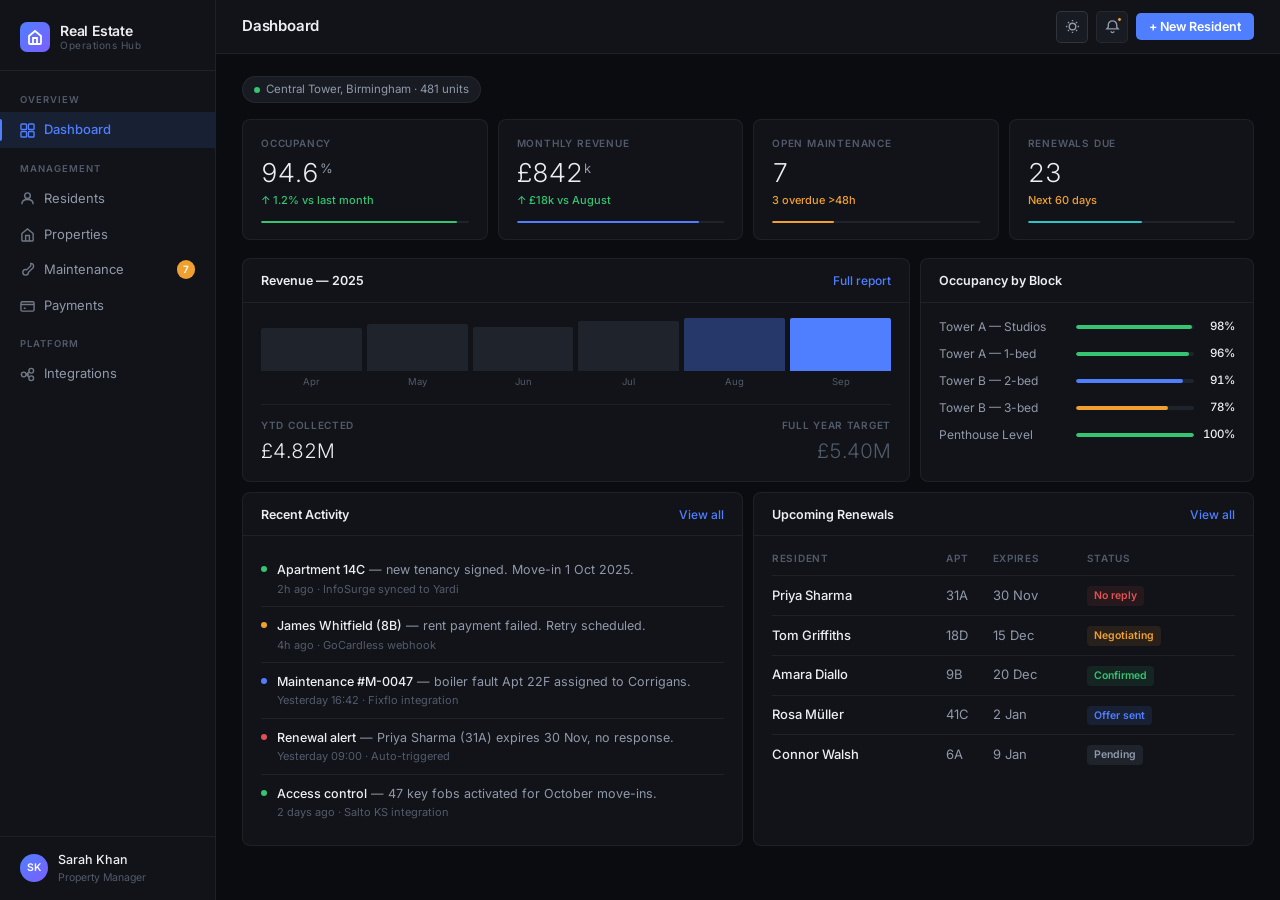
<file: demos/real-estate.html>
<!doctype html>
<html lang="en">
<head>
<meta charset="utf-8">
<meta name="viewport" content="width=device-width, initial-scale=1">
<meta name="robots" content="noindex">
<title>Real Estate · Operations Hub</title>
<link rel="preconnect" href="https://fonts.googleapis.com">
<link rel="stylesheet" href="https://fonts.googleapis.com/css2?family=Inter:wght@300;400;500;600&display=swap">

<style>
:root {
  --bg: #0A0C10;
  --surface: #111318;
  --surface2: #181B22;
  --surface3: #1F232C;
  --border: rgba(255,255,255,0.06);
  --border2: rgba(255,255,255,0.11);
  --text: #ECEEF2;
  --text2: #9099AA;
  --text3: #525B6B;
  --accent: #4F7EFF;
  --accent-dim: rgba(79,126,255,0.12);
  --green: #34C472;
  --green-dim: rgba(52,196,114,0.1);
  --amber: #F0A030;
  --amber-dim: rgba(240,160,48,0.1);
  --red: #E05252;
  --red-dim: rgba(224,82,82,0.1);
  --teal: #2EC4C4;
  --teal-dim: rgba(46,196,196,0.1);
  --nav-w: 216px;
  --r: 8px;
  --r-sm: 5px;
  color-scheme: dark;
}
[data-theme="light"] {
  --bg: #F4F6FA;
  --surface: #FFFFFF;
  --surface2: #F0F2F7;
  --surface3: #E8EBF2;
  --border: rgba(0,0,0,0.07);
  --border2: rgba(0,0,0,0.12);
  --text: #111827;
  --text2: #4B5563;
  --text3: #9CA3AF;
  --accent: #3B6EF0;
  --accent-dim: rgba(59,110,240,0.10);
  --green: #16A34A;
  --green-dim: rgba(22,163,74,0.10);
  --amber: #D97706;
  --amber-dim: rgba(217,119,6,0.10);
  --red: #DC2626;
  --red-dim: rgba(220,38,38,0.10);
  --teal: #0D9488;
  --teal-dim: rgba(13,148,136,0.10);
  color-scheme: light;
}
.theme-toggle {
  display: flex; align-items: center; justify-content: center;
  width: 32px; height: 32px; border-radius: var(--r-sm);
  border: 1px solid var(--border2); background: var(--surface2);
  cursor: pointer; color: var(--text2); transition: all 0.15s;
  flex-shrink: 0;
}
.theme-toggle:hover { color: var(--text); background: var(--surface3); }
* { box-sizing: border-box; margin: 0; padding: 0; }
html, body { height: 100%; }
body {
  background: var(--bg);
  color: var(--text);
  font-family: 'Inter', system-ui, sans-serif;
  font-size: 13.5px;
  line-height: 1.5;
  overflow: hidden;
}

/* ── SHELL ── */
.app { display: flex; height: 100vh; }

/* ── SIDEBAR ── */
.nav {
  width: var(--nav-w); min-width: var(--nav-w);
  background: var(--surface);
  border-right: 1px solid var(--border);
  display: flex; flex-direction: column;
}
.nav-logo {
  padding: 22px 20px 18px;
  border-bottom: 1px solid var(--border);
  display: flex; align-items: center; gap: 10px;
}
.logo-mark {
  width: 30px; height: 30px; border-radius: 7px;
  background: linear-gradient(135deg, var(--accent) 0%, #7B5FFF 100%);
  display: flex; align-items: center; justify-content: center; flex-shrink: 0;
}
.logo-mark svg { width: 16px; height: 16px; }
.logo-text { line-height: 1.1; }
.logo-name { font-size: 14px; font-weight: 600; color: var(--text); letter-spacing: -0.2px; }
.logo-sub { font-size: 10px; color: var(--text3); letter-spacing: 0.5px; margin-top: 1px; }
.nav-items { flex: 1; overflow-y: auto; padding: 8px 0; }
.nav-group-label {
  font-size: 9.5px; font-weight: 600; letter-spacing: 1px;
  text-transform: uppercase; color: var(--text3);
  padding: 14px 20px 5px;
}
.nav-item {
  display: flex; align-items: center; gap: 9px;
  padding: 8px 20px; cursor: pointer;
  color: var(--text2); font-size: 13px; font-weight: 400;
  transition: all 0.12s; position: relative; user-select: none;
}
.nav-item:hover { background: var(--surface2); color: var(--text); }
.nav-item.active {
  background: var(--accent-dim); color: var(--accent); font-weight: 500;
}
.nav-item.active::before {
  content: ''; position: absolute; left: 0; top: 20%; bottom: 20%;
  width: 2px; background: var(--accent); border-radius: 0 2px 2px 0;
}
.nav-ic { width: 15px; height: 15px; flex-shrink: 0; opacity: 0.75; }
.nav-item.active .nav-ic { opacity: 1; }
.nav-badge {
  margin-left: auto; background: var(--amber);
  color: #fff; font-size: 10px; font-weight: 600;
  padding: 1px 6px; border-radius: 10px; line-height: 1.7;
}
.nav-footer {
  border-top: 1px solid var(--border); padding: 14px 20px;
  display: flex; align-items: center; gap: 10px;
}
.avatar {
  width: 28px; height: 28px; border-radius: 50%;
  background: linear-gradient(135deg, var(--accent) 0%, #7B5FFF 100%);
  display: flex; align-items: center; justify-content: center;
  font-size: 10.5px; font-weight: 600; color: #fff; flex-shrink: 0;
}
.nav-uname { font-size: 12.5px; font-weight: 500; color: var(--text); white-space: nowrap; overflow: hidden; text-overflow: ellipsis; }
.nav-urole { font-size: 10.5px; color: var(--text3); margin-top: 1px; }

/* ── MAIN ── */
.main { flex: 1; display: flex; flex-direction: column; overflow: hidden; min-width: 0; }
.topbar {
  background: var(--surface); border-bottom: 1px solid var(--border);
  padding: 0 26px; height: 54px;
  display: flex; align-items: center; gap: 12px; flex-shrink: 0;
}
.page-title { font-size: 15px; font-weight: 600; color: var(--text); flex: 1; letter-spacing: -0.2px; }
.topbar-right { display: flex; align-items: center; gap: 8px; }
.btn {
  display: inline-flex; align-items: center; gap: 5px;
  padding: 6px 13px; border-radius: var(--r-sm);
  font-size: 12.5px; font-weight: 500; cursor: pointer;
  border: none; transition: all 0.12s; font-family: inherit;
}
.btn-ghost {
  background: transparent; border: 1px solid var(--border2); color: var(--text2);
}
.btn-ghost:hover { background: var(--surface2); color: var(--text); }
.btn-primary { background: var(--accent); color: #fff; font-weight: 600; }
.btn-primary:hover { background: #3B6EF0; }
.icon-btn {
  width: 32px; height: 32px; border-radius: var(--r-sm);
  background: var(--surface2); border: 1px solid var(--border);
  display: flex; align-items: center; justify-content: center;
  cursor: pointer; position: relative; color: var(--text2); transition: all 0.12s;
}
.icon-btn:hover { border-color: var(--border2); color: var(--text); }
.notif-dot {
  position: absolute; top: 5px; right: 5px;
  width: 5px; height: 5px; background: var(--amber);
  border-radius: 50%; border: 1px solid var(--surface);
}
.content { flex: 1; overflow-y: auto; padding: 22px 26px; }

/* ── KPI ROW ── */
.kpi-row { display: grid; grid-template-columns: repeat(4,1fr); gap: 10px; margin-bottom: 18px; }
.kpi {
  background: var(--surface); border: 1px solid var(--border);
  border-radius: var(--r); padding: 16px 18px;
}
.kpi-label { font-size: 10px; font-weight: 600; letter-spacing: 0.8px; text-transform: uppercase; color: var(--text3); margin-bottom: 9px; }
.kpi-val { font-size: 26px; font-weight: 300; color: var(--text); font-variant-numeric: tabular-nums; line-height: 1; }
.kpi-val sup { font-size: 13px; font-weight: 400; color: var(--text2); vertical-align: super; margin-left: 1px; }
.kpi-delta { font-size: 11px; font-weight: 500; margin-top: 6px; display: flex; align-items: center; gap: 3px; }
.kpi-bar { height: 2px; background: var(--surface3); border-radius: 2px; margin-top: 12px; overflow: hidden; }
.kpi-fill { height: 100%; border-radius: 2px; }
.up { color: var(--green); }
.warn { color: var(--amber); }
.dn { color: var(--red); }

/* ── LAYOUT GRIDS ── */
.g2 { display: grid; grid-template-columns: 1fr 1fr; gap: 10px; margin-bottom: 10px; }
.g3 { display: grid; grid-template-columns: 2fr 1fr; gap: 10px; margin-bottom: 10px; }

/* ── CARD ── */
.card { background: var(--surface); border: 1px solid var(--border); border-radius: var(--r); overflow: hidden; }
.card-h {
  padding: 13px 18px 11px; border-bottom: 1px solid var(--border);
  display: flex; align-items: center; justify-content: space-between;
}
.card-title { font-size: 12.5px; font-weight: 600; color: var(--text); }
.card-b { padding: 15px 18px; }
.c-link { font-size: 12px; color: var(--accent); cursor: pointer; font-weight: 500; }
.c-link:hover { color: #7FA4FF; }

/* ── TABLE ── */
.tbl { width: 100%; border-collapse: collapse; }
.tbl th {
  text-align: left; font-size: 10px; font-weight: 600;
  letter-spacing: 0.7px; text-transform: uppercase;
  color: var(--text3); padding: 0 0 9px;
  border-bottom: 1px solid var(--border);
}
.tbl td {
  padding: 9px 0; font-size: 13px;
  border-bottom: 1px solid var(--border);
  color: var(--text2); vertical-align: middle;
}
.tbl tr:last-child td { border-bottom: none; }
.tbl td:first-child, .tbl th:first-child { padding-left: 0; }
.tn { color: var(--text); font-weight: 500; }

/* ── BADGES ── */
.badge {
  display: inline-block; padding: 2px 7px;
  border-radius: 4px; font-size: 10.5px; font-weight: 600;
}
.b-green { background: var(--green-dim); color: var(--green); }
.b-amber { background: var(--amber-dim); color: var(--amber); }
.b-red { background: var(--red-dim); color: var(--red); }
.b-blue { background: var(--accent-dim); color: var(--accent); }
.b-teal { background: var(--teal-dim); color: var(--teal); }
.b-grey { background: var(--surface3); color: var(--text2); }

/* ── OCC BARS ── */
.occ-row { display: flex; align-items: center; gap: 9px; margin-bottom: 9px; }
.occ-label { font-size: 12px; color: var(--text2); width: 128px; flex-shrink: 0; white-space: nowrap; overflow: hidden; text-overflow: ellipsis; }
.occ-track { flex: 1; height: 4px; background: var(--surface3); border-radius: 2px; overflow: hidden; }
.occ-fill { height: 100%; border-radius: 2px; }
.occ-pct { font-size: 11.5px; font-weight: 500; color: var(--text); width: 32px; text-align: right; font-variant-numeric: tabular-nums; }

/* ── ACTIVITY ── */
.act-item { display: flex; gap: 10px; padding: 9px 0; border-bottom: 1px solid var(--border); }
.act-item:last-child { border-bottom: none; }
.act-dot { width: 6px; height: 6px; border-radius: 50%; margin-top: 6px; flex-shrink: 0; }
.act-text { font-size: 12.5px; color: var(--text2); line-height: 1.55; }
.act-text b { color: var(--text); font-weight: 500; }
.act-time { font-size: 11px; color: var(--text3); margin-top: 1px; }

/* ── MAINTENANCE ── */
.m-item { display: flex; align-items: flex-start; gap: 10px; padding: 11px 0; border-bottom: 1px solid var(--border); }
.m-item:last-child { border-bottom: none; }
.m-icon { width: 30px; height: 30px; border-radius: var(--r-sm); display: flex; align-items: center; justify-content: center; flex-shrink: 0; }
.m-title { font-size: 13px; font-weight: 500; color: var(--text); }
.m-meta { font-size: 11.5px; color: var(--text3); margin-top: 2px; }
.m-right { display: flex; flex-direction: column; align-items: flex-end; gap: 4px; flex-shrink: 0; margin-left: auto; }

/* ── INTEGRATIONS ── */
.i-item { display: flex; align-items: center; gap: 11px; padding: 10px 0; border-bottom: 1px solid var(--border); }
.i-item:last-child { border-bottom: none; }
.i-logo { width: 32px; height: 32px; border-radius: var(--r-sm); background: var(--surface2); border: 1px solid var(--border); display: flex; align-items: center; justify-content: center; font-size: 14px; flex-shrink: 0; }
.i-name { font-size: 13px; font-weight: 500; color: var(--text); }
.i-desc { font-size: 11px; color: var(--text3); margin-top: 1px; }
.i-status { margin-left: auto; flex-shrink: 0; }

/* ── REVENUE BARS ── */
.rev-bars { display: flex; align-items: flex-end; gap: 5px; height: 72px; }
.rev-col { flex: 1; height: 100%; display: flex; flex-direction: column; justify-content: flex-end; align-items: center; gap: 4px; }
.rev-bar { width: 100%; border-radius: 2px 2px 0 0; }
.rev-mo { font-size: 9.5px; color: var(--text3); }

/* ── SCREENS ── */
.screen { display: none; }
.screen.active { display: block; }

/* ── SEARCH ── */
.search-row { display: flex; gap: 7px; margin-bottom: 12px; }
.search-inp {
  flex: 1; background: var(--surface); border: 1px solid var(--border2);
  border-radius: var(--r-sm); padding: 7px 11px;
  font-family: inherit; font-size: 13px; color: var(--text); outline: none;
}
.search-inp:focus { border-color: var(--accent); }
.search-inp::placeholder { color: var(--text3); }
.chips { display: flex; gap: 5px; flex-wrap: wrap; margin-bottom: 12px; }
.chip {
  padding: 4px 11px; border-radius: 20px;
  border: 1px solid var(--border2);
  font-size: 12px; color: var(--text2);
  cursor: pointer; background: transparent;
  font-family: inherit; transition: all 0.12s;
}
.chip.active { background: var(--accent-dim); border-color: var(--accent); color: var(--accent); font-weight: 500; }
.chip:hover:not(.active) { border-color: var(--border2); color: var(--text); }

/* ── SUMMARY TILES ── */
.s-row { display: grid; gap: 10px; margin-bottom: 16px; }
.s-tile { background: var(--surface); border: 1px solid var(--border); border-radius: var(--r); padding: 14px 16px; }
.s-label { font-size: 10px; font-weight: 600; text-transform: uppercase; letter-spacing: 0.7px; color: var(--text3); margin-bottom: 6px; }
.s-val { font-size: 22px; font-weight: 300; color: var(--text); font-variant-numeric: tabular-nums; }

/* ── PROP CARD ── */
.prop-card { background: var(--surface); border: 1px solid var(--border); border-radius: var(--r); padding: 18px; }
.prop-card.highlight { border-color: var(--accent); }
.prop-name { font-size: 15px; font-weight: 600; color: var(--text); letter-spacing: -0.2px; margin-bottom: 3px; }
.prop-addr { font-size: 11.5px; color: var(--text3); margin-bottom: 14px; }
.prop-stats { display: grid; grid-template-columns: 1fr 1fr; gap: 9px; }
.ps-label { font-size: 9.5px; color: var(--text3); text-transform: uppercase; letter-spacing: 0.6px; font-weight: 600; margin-bottom: 2px; }
.ps-val { font-size: 20px; font-weight: 300; font-variant-numeric: tabular-nums; }

/* ── FLOW BARS ── */
.flow-item { background: var(--surface2); border-radius: var(--r-sm); padding: 11px 13px; }
.flow-header { display: flex; justify-content: space-between; margin-bottom: 7px; }
.flow-label { font-size: 12px; color: var(--text2); }
.flow-count { font-size: 12px; font-weight: 500; font-variant-numeric: tabular-nums; }

/* ── PILL ── */
.loc-pill {
  display: inline-flex; align-items: center; gap: 6px;
  padding: 4px 11px; background: var(--surface2);
  border: 1px solid var(--border); border-radius: 20px;
  font-size: 11.5px; color: var(--text2); margin-bottom: 16px;
}
.live-dot { width: 6px; height: 6px; border-radius: 50%; background: var(--green); flex-shrink: 0; }

/* ── SCROLLBAR ── */
::-webkit-scrollbar { width: 4px; }
::-webkit-scrollbar-thumb { background: var(--surface3); border-radius: 4px; }

/* ── RESPONSIVE ── */
@media (max-width: 720px) {
  .nav { width: 50px; min-width: 50px; }
  .logo-text, .nav-group-label, .nav-item span, .nav-uname, .nav-urole, .nav-badge { display: none; }
  .nav-item { justify-content: center; padding: 10px; }
  .nav-logo { justify-content: center; padding: 14px 10px; }
  .kpi-row { grid-template-columns: 1fr 1fr; }
  .g2, .g3 { grid-template-columns: 1fr; }
  .topbar { padding: 0 14px; }
  .content { padding: 14px 14px; }
}
</style>
</head>
<body>

<div class="app">

  <!-- SIDEBAR -->
  <nav class="nav">
    <div class="nav-logo">
      <div class="logo-mark">
        <svg viewBox="0 0 16 16" fill="none" stroke="#fff" stroke-width="1.8">
          <path d="M2 7L8 2l6 5v7a1 1 0 01-1 1H3a1 1 0 01-1-1V7z"/>
          <path d="M6 15V9h4v6"/>
        </svg>
      </div>
      <div class="logo-text">
        <div class="logo-name">Real Estate</div>
        <div class="logo-sub">Operations Hub</div>
      </div>
    </div>
    <div class="nav-items">
      <div class="nav-group-label">Overview</div>
      <div class="nav-item active" onclick="show('dashboard',this)">
        <svg class="nav-ic" viewBox="0 0 16 16" fill="none" stroke="currentColor" stroke-width="1.5"><rect x="1" y="1" width="6" height="6" rx="1"/><rect x="9" y="1" width="6" height="6" rx="1"/><rect x="1" y="9" width="6" height="6" rx="1"/><rect x="9" y="9" width="6" height="6" rx="1"/></svg>
        <span>Dashboard</span>
      </div>
      <div class="nav-group-label">Management</div>
      <div class="nav-item" onclick="show('residents',this)">
        <svg class="nav-ic" viewBox="0 0 16 16" fill="none" stroke="currentColor" stroke-width="1.5"><circle cx="8" cy="5" r="3"/><path d="M2 14c0-3.314 2.686-5 6-5s6 1.686 6 5"/></svg>
        <span>Residents</span>
      </div>
      <div class="nav-item" onclick="show('properties',this)">
        <svg class="nav-ic" viewBox="0 0 16 16" fill="none" stroke="currentColor" stroke-width="1.5"><path d="M2 7L8 2l6 5v7a1 1 0 01-1 1H3a1 1 0 01-1-1V7z"/><path d="M6 15V9h4v6"/></svg>
        <span>Properties</span>
      </div>
      <div class="nav-item" onclick="show('maintenance',this)">
        <svg class="nav-ic" viewBox="0 0 16 16" fill="none" stroke="currentColor" stroke-width="1.5"><path d="M11.5 1.5a3 3 0 013 3 3 3 0 01-1.4 2.54L9 11a3 3 0 01-3 3 3 3 0 01-3-3 3 3 0 013-3 3 3 0 011.26.28L11.5 4.04V1.5z"/></svg>
        <span>Maintenance</span>
        <span class="nav-badge">7</span>
      </div>
      <div class="nav-item" onclick="show('payments',this)">
        <svg class="nav-ic" viewBox="0 0 16 16" fill="none" stroke="currentColor" stroke-width="1.5"><rect x="1" y="4" width="14" height="10" rx="1.5"/><path d="M1 7h14M4 11h2"/></svg>
        <span>Payments</span>
      </div>
      <div class="nav-group-label">Platform</div>
      <div class="nav-item" onclick="show('integrations',this)">
        <svg class="nav-ic" viewBox="0 0 16 16" fill="none" stroke="currentColor" stroke-width="1.5"><circle cx="4" cy="8" r="2.5"/><circle cx="12" cy="4" r="2.5"/><circle cx="12" cy="12" r="2.5"/><path d="M6.5 8h3M9.5 5.5L6.5 8M9.5 10.5L6.5 8"/></svg>
        <span>Integrations</span>
      </div>
    </div>
    <div class="nav-footer">
      <div class="avatar">SK</div>
      <div style="min-width:0">
        <div class="nav-uname">Sarah Khan</div>
        <div class="nav-urole">Property Manager</div>
      </div>
    </div>
  </nav>

  <!-- MAIN -->
  <div class="main">
    <div class="topbar">
      <div class="page-title" id="page-title">Dashboard</div>
      <div class="topbar-right">
        <button class="theme-toggle" id="theme-toggle" title="Toggle light/dark" onclick="toggleTheme()">
          <svg id="theme-icon" width="15" height="15" viewBox="0 0 16 16" fill="none" stroke="currentColor" stroke-width="1.5"><circle cx="8" cy="8" r="3.5"/><path d="M8 1v1.5M8 13.5V15M1 8h1.5M13.5 8H15M3.1 3.1l1.1 1.1M11.8 11.8l1.1 1.1M12.9 3.1l-1.1 1.1M4.2 11.8l-1.1 1.1"/></svg>
        </button>
        <div class="icon-btn">
          <svg width="15" height="15" viewBox="0 0 16 16" fill="none" stroke="currentColor" stroke-width="1.5"><path d="M8 2a4.5 4.5 0 00-4.5 4.5v2.25L2 10.5h12l-1.5-1.75V6.5A4.5 4.5 0 008 2z"/><path d="M6.5 13a1.5 1.5 0 003 0"/></svg>
          <div class="notif-dot"></div>
        </div>
        <button class="btn btn-primary" id="top-action">+ New Resident</button>
      </div>
    </div>

    <div class="content">

      <!-- ══ DASHBOARD ══ -->
      <div class="screen active" id="screen-dashboard">
        <div class="loc-pill"><div class="live-dot"></div>Central Tower, Birmingham · 481 units</div>
        <div class="kpi-row">
          <div class="kpi">
            <div class="kpi-label">Occupancy</div>
            <div class="kpi-val">94.6<sup>%</sup></div>
            <div class="kpi-delta up">↑ 1.2% vs last month</div>
            <div class="kpi-bar"><div class="kpi-fill" style="width:94.6%;background:var(--green)"></div></div>
          </div>
          <div class="kpi">
            <div class="kpi-label">Monthly Revenue</div>
            <div class="kpi-val">£842<sup>k</sup></div>
            <div class="kpi-delta up">↑ £18k vs August</div>
            <div class="kpi-bar"><div class="kpi-fill" style="width:88%;background:var(--accent)"></div></div>
          </div>
          <div class="kpi">
            <div class="kpi-label">Open Maintenance</div>
            <div class="kpi-val">7</div>
            <div class="kpi-delta warn">3 overdue &gt;48h</div>
            <div class="kpi-bar"><div class="kpi-fill" style="width:30%;background:var(--amber)"></div></div>
          </div>
          <div class="kpi">
            <div class="kpi-label">Renewals Due</div>
            <div class="kpi-val">23</div>
            <div class="kpi-delta warn">Next 60 days</div>
            <div class="kpi-bar"><div class="kpi-fill" style="width:55%;background:var(--teal)"></div></div>
          </div>
        </div>

        <div class="g3">
          <div class="card">
            <div class="card-h"><div class="card-title">Revenue — 2025</div><span class="c-link">Full report</span></div>
            <div class="card-b">
              <div class="rev-bars">
                <div class="rev-col"><div class="rev-bar" style="height:60%;background:var(--surface3)"></div><div class="rev-mo">Apr</div></div>
                <div class="rev-col"><div class="rev-bar" style="height:65%;background:var(--surface3)"></div><div class="rev-mo">May</div></div>
                <div class="rev-col"><div class="rev-bar" style="height:62%;background:var(--surface3)"></div><div class="rev-mo">Jun</div></div>
                <div class="rev-col"><div class="rev-bar" style="height:70%;background:var(--surface3)"></div><div class="rev-mo">Jul</div></div>
                <div class="rev-col"><div class="rev-bar" style="height:76%;background:rgba(79,126,255,0.35)"></div><div class="rev-mo">Aug</div></div>
                <div class="rev-col"><div class="rev-bar" style="height:88%;background:var(--accent)"></div><div class="rev-mo">Sep</div></div>
              </div>
              <div style="display:flex;justify-content:space-between;margin-top:14px;padding-top:13px;border-top:1px solid var(--border)">
                <div>
                  <div style="font-size:10px;color:var(--text3);text-transform:uppercase;letter-spacing:0.7px;font-weight:600">YTD Collected</div>
                  <div style="font-size:20px;font-weight:300;color:var(--text);font-variant-numeric:tabular-nums;margin-top:3px">£4.82M</div>
                </div>
                <div style="text-align:right">
                  <div style="font-size:10px;color:var(--text3);text-transform:uppercase;letter-spacing:0.7px;font-weight:600">Full Year Target</div>
                  <div style="font-size:20px;font-weight:300;color:var(--text3);font-variant-numeric:tabular-nums;margin-top:3px">£5.40M</div>
                </div>
              </div>
            </div>
          </div>
          <div class="card">
            <div class="card-h"><div class="card-title">Occupancy by Block</div></div>
            <div class="card-b">
              <div class="occ-row"><div class="occ-label">Tower A — Studios</div><div class="occ-track"><div class="occ-fill" style="width:98%;background:var(--green)"></div></div><div class="occ-pct">98%</div></div>
              <div class="occ-row"><div class="occ-label">Tower A — 1-bed</div><div class="occ-track"><div class="occ-fill" style="width:96%;background:var(--green)"></div></div><div class="occ-pct">96%</div></div>
              <div class="occ-row"><div class="occ-label">Tower B — 2-bed</div><div class="occ-track"><div class="occ-fill" style="width:91%;background:var(--accent)"></div></div><div class="occ-pct">91%</div></div>
              <div class="occ-row"><div class="occ-label">Tower B — 3-bed</div><div class="occ-track"><div class="occ-fill" style="width:78%;background:var(--amber)"></div></div><div class="occ-pct">78%</div></div>
              <div class="occ-row"><div class="occ-label">Penthouse Level</div><div class="occ-track"><div class="occ-fill" style="width:100%;background:var(--green)"></div></div><div class="occ-pct">100%</div></div>
            </div>
          </div>
        </div>

        <div class="g2">
          <div class="card">
            <div class="card-h"><div class="card-title">Recent Activity</div><span class="c-link">View all</span></div>
            <div class="card-b">
              <div class="act-item"><div class="act-dot" style="background:var(--green)"></div><div><div class="act-text"><b>Apartment 14C</b> — new tenancy signed. Move-in 1 Oct 2025.</div><div class="act-time">2h ago · InfoSurge synced to Yardi</div></div></div>
              <div class="act-item"><div class="act-dot" style="background:var(--amber)"></div><div><div class="act-text"><b>James Whitfield (8B)</b> — rent payment failed. Retry scheduled.</div><div class="act-time">4h ago · GoCardless webhook</div></div></div>
              <div class="act-item"><div class="act-dot" style="background:var(--accent)"></div><div><div class="act-text"><b>Maintenance #M-0047</b> — boiler fault Apt 22F assigned to Corrigans.</div><div class="act-time">Yesterday 16:42 · Fixflo integration</div></div></div>
              <div class="act-item"><div class="act-dot" style="background:var(--red)"></div><div><div class="act-text"><b>Renewal alert</b> — Priya Sharma (31A) expires 30 Nov, no response.</div><div class="act-time">Yesterday 09:00 · Auto-triggered</div></div></div>
              <div class="act-item"><div class="act-dot" style="background:var(--green)"></div><div><div class="act-text"><b>Access control</b> — 47 key fobs activated for October move-ins.</div><div class="act-time">2 days ago · Salto KS integration</div></div></div>
            </div>
          </div>
          <div class="card">
            <div class="card-h"><div class="card-title">Upcoming Renewals</div><span class="c-link" onclick="show('residents',document.querySelectorAll('.nav-item')[1])">View all</span></div>
            <div class="card-b">
              <table class="tbl">
                <thead><tr><th>Resident</th><th>Apt</th><th>Expires</th><th>Status</th></tr></thead>
                <tbody>
                  <tr><td><span class="tn">Priya Sharma</span></td><td>31A</td><td>30 Nov</td><td><span class="badge b-red">No reply</span></td></tr>
                  <tr><td><span class="tn">Tom Griffiths</span></td><td>18D</td><td>15 Dec</td><td><span class="badge b-amber">Negotiating</span></td></tr>
                  <tr><td><span class="tn">Amara Diallo</span></td><td>9B</td><td>20 Dec</td><td><span class="badge b-green">Confirmed</span></td></tr>
                  <tr><td><span class="tn">Rosa Müller</span></td><td>41C</td><td>2 Jan</td><td><span class="badge b-blue">Offer sent</span></td></tr>
                  <tr><td><span class="tn">Connor Walsh</span></td><td>6A</td><td>9 Jan</td><td><span class="badge b-grey">Pending</span></td></tr>
                </tbody>
              </table>
            </div>
          </div>
        </div>
      </div>

      <!-- ══ RESIDENTS ══ -->
      <div class="screen" id="screen-residents">
        <div class="search-row">
          <input class="search-inp" placeholder="Search residents or apartments…" oninput="filterR(this.value)">
          <button class="btn btn-ghost">Export</button>
          <button class="btn btn-primary">+ Add Resident</button>
        </div>
        <div class="chips">
          <button class="chip active" onclick="resF(this,'all')">All</button>
          <button class="chip" onclick="resF(this,'active')">Active</button>
          <button class="chip" onclick="resF(this,'renewal')">Renewal Due</button>
          <button class="chip" onclick="resF(this,'arrears')">Arrears</button>
          <button class="chip" onclick="resF(this,'moving')">Moving Out</button>
        </div>
        <div class="card">
          <div style="overflow-x:auto">
            <table class="tbl" style="width:100%">
              <thead><tr><th style="padding:13px 18px 9px">Resident</th><th style="padding:13px 18px 9px">Apt</th><th style="padding:13px 18px 9px">Monthly Rent</th><th style="padding:13px 18px 9px">Tenancy Ends</th><th style="padding:13px 18px 9px">Payments</th><th style="padding:13px 18px 9px">Status</th></tr></thead>
              <tbody id="res-body"></tbody>
            </table>
          </div>
        </div>
      </div>

      <!-- ══ PROPERTIES ══ -->
      <div class="screen" id="screen-properties">
        <div style="display:grid;grid-template-columns:repeat(3,1fr);gap:10px;margin-bottom:16px">
          <div class="prop-card highlight">
            <div style="display:flex;align-items:center;justify-content:space-between;margin-bottom:3px">
              <div class="prop-name">Central Tower</div>
              <span class="badge b-blue">Primary</span>
            </div>
            <div class="prop-addr">City Centre, Birmingham</div>
            <div class="prop-stats">
              <div><div class="ps-label">Units</div><div class="ps-val" style="color:var(--text)">481</div></div>
              <div><div class="ps-label">Occupied</div><div class="ps-val" style="color:var(--green)">455</div></div>
              <div><div class="ps-label">Avg Rent</div><div class="ps-val" style="color:var(--text)">£1,750</div></div>
              <div><div class="ps-label">Open Issues</div><div class="ps-val" style="color:var(--amber)">7</div></div>
            </div>
            <div style="margin-top:12px"><span class="badge b-green">● Live</span></div>
          </div>
          <div class="prop-card">
            <div class="prop-name" style="margin-bottom:3px">Garden Court</div>
            <div class="prop-addr">Edinburgh</div>
            <div class="prop-stats">
              <div><div class="ps-label">Units</div><div class="ps-val" style="color:var(--text)">324</div></div>
              <div><div class="ps-label">Occupied</div><div class="ps-val" style="color:var(--green)">311</div></div>
              <div><div class="ps-label">Avg Rent</div><div class="ps-val" style="color:var(--text)">£1,620</div></div>
              <div><div class="ps-label">Open Issues</div><div class="ps-val" style="color:var(--green)">2</div></div>
            </div>
            <div style="margin-top:12px"><span class="badge b-green">● Live</span></div>
          </div>
          <div class="prop-card" style="border-style:dashed;border-color:var(--surface3);display:flex;flex-direction:column;align-items:center;justify-content:center;min-height:170px;text-align:center;gap:8px">
            <div style="width:32px;height:32px;border-radius:50%;background:var(--surface2);border:1px solid var(--border2);display:flex;align-items:center;justify-content:center;color:var(--text3);font-size:18px">+</div>
            <div style="font-size:13px;font-weight:500;color:var(--text)">Add Development</div>
            <div style="font-size:11.5px;color:var(--text3)">Connect your next site</div>
          </div>
        </div>
        <div class="card">
          <div class="card-h"><div class="card-title">Unit Map — Central Tower (481 units)</div></div>
          <div class="card-b">
            <div style="display:grid;grid-template-columns:repeat(auto-fill,minmax(32px,1fr));gap:3px" id="unit-grid"></div>
            <div style="display:flex;gap:14px;margin-top:12px;flex-wrap:wrap">
              <div style="display:flex;align-items:center;gap:5px;font-size:11.5px;color:var(--text2)"><div style="width:9px;height:9px;border-radius:2px;background:var(--green)"></div>Occupied</div>
              <div style="display:flex;align-items:center;gap:5px;font-size:11.5px;color:var(--text2)"><div style="width:9px;height:9px;border-radius:2px;background:var(--surface3)"></div>Vacant</div>
              <div style="display:flex;align-items:center;gap:5px;font-size:11.5px;color:var(--text2)"><div style="width:9px;height:9px;border-radius:2px;background:var(--amber)"></div>Notice Given</div>
              <div style="display:flex;align-items:center;gap:5px;font-size:11.5px;color:var(--text2)"><div style="width:9px;height:9px;border-radius:2px;background:var(--teal)"></div>Reserved</div>
            </div>
          </div>
        </div>
      </div>

      <!-- ══ MAINTENANCE ══ -->
      <div class="screen" id="screen-maintenance">
        <div class="s-row" style="grid-template-columns:repeat(4,1fr)">
          <div class="s-tile"><div class="s-label">Open Jobs</div><div class="s-val" style="color:var(--amber)">7</div></div>
          <div class="s-tile"><div class="s-label">Overdue &gt;48h</div><div class="s-val" style="color:var(--red)">3</div></div>
          <div class="s-tile"><div class="s-label">Avg Resolution</div><div class="s-val">2.4d</div></div>
          <div class="s-tile"><div class="s-label">Resolved (Sep)</div><div class="s-val" style="color:var(--green)">34</div></div>
        </div>
        <div class="card">
          <div class="card-h"><div class="card-title">Open Jobs</div><button class="btn btn-primary" style="padding:5px 11px;font-size:12px">+ Log Issue</button></div>
          <div class="card-b">
            <div class="m-item">
              <div class="m-icon" style="background:var(--red-dim)"><svg width="13" height="13" viewBox="0 0 16 16" fill="none" stroke="var(--red)" stroke-width="1.5"><path d="M8 2v6M8 11v1"/><circle cx="8" cy="8" r="7"/></svg></div>
              <div><div class="m-title">Boiler failure — Apartment 22F</div><div class="m-meta">24 Sep · Corrigans Heating · Resident: Daniel Park</div></div>
              <div class="m-right"><span class="badge b-red">Overdue</span><span style="font-size:11px;color:var(--text3)">72h open</span></div>
            </div>
            <div class="m-item">
              <div class="m-icon" style="background:var(--red-dim)"><svg width="13" height="13" viewBox="0 0 16 16" fill="none" stroke="var(--red)" stroke-width="1.5"><path d="M8 2v6M8 11v1"/><circle cx="8" cy="8" r="7"/></svg></div>
              <div><div class="m-title">Leak under sink — Apartment 7B</div><div class="m-meta">23 Sep · Contractor TBA · Resident: Fatima Hassan</div></div>
              <div class="m-right"><span class="badge b-red">Overdue</span><span style="font-size:11px;color:var(--text3)">96h open</span></div>
            </div>
            <div class="m-item">
              <div class="m-icon" style="background:var(--amber-dim)"><svg width="13" height="13" viewBox="0 0 16 16" fill="none" stroke="var(--amber)" stroke-width="1.5"><path d="M8 2v6M8 11v1"/><circle cx="8" cy="8" r="7"/></svg></div>
              <div><div class="m-title">Broken door latch — Level 15 communal</div><div class="m-meta">25 Sep · BuildRight Contractors</div></div>
              <div class="m-right"><span class="badge b-amber">In Progress</span><span style="font-size:11px;color:var(--text3)">36h open</span></div>
            </div>
            <div class="m-item">
              <div class="m-icon" style="background:var(--amber-dim)"><svg width="13" height="13" viewBox="0 0 16 16" fill="none" stroke="var(--amber)" stroke-width="1.5"><circle cx="8" cy="8" r="7"/><path d="M8 5v4"/></svg></div>
              <div><div class="m-title">Gym AC unit noise — Level 3 amenity</div><div class="m-meta">25 Sep · Awaiting contractor quote</div></div>
              <div class="m-right"><span class="badge b-amber">In Progress</span><span style="font-size:11px;color:var(--text3)">24h open</span></div>
            </div>
            <div class="m-item">
              <div class="m-icon" style="background:var(--teal-dim)"><svg width="13" height="13" viewBox="0 0 16 16" fill="none" stroke="var(--teal)" stroke-width="1.5"><circle cx="8" cy="8" r="7"/><path d="M8 5v3l2 2"/></svg></div>
              <div><div class="m-title">Lobby lighting replacement — Main entrance</div><div class="m-meta">26 Sep · Scheduled 27 Sep AM</div></div>
              <div class="m-right"><span class="badge b-teal">Scheduled</span><span style="font-size:11px;color:var(--text3)">8h open</span></div>
            </div>
          </div>
        </div>
      </div>

      <!-- ══ PAYMENTS ══ -->
      <div class="screen" id="screen-payments">
        <div class="s-row" style="grid-template-columns:repeat(3,1fr)">
          <div class="s-tile"><div class="s-label">Collected (Sep)</div><div class="s-val" style="color:var(--green)">£836k</div></div>
          <div class="s-tile"><div class="s-label">Outstanding</div><div class="s-val" style="color:var(--amber)">£6,240</div></div>
          <div class="s-tile"><div class="s-label">Failed Payments</div><div class="s-val" style="color:var(--red)">4</div></div>
        </div>
        <div class="card">
          <div class="card-h"><div class="card-title">Payment Ledger — September 2025</div><button class="btn btn-ghost" style="padding:5px 11px;font-size:12px">Export</button></div>
          <div style="overflow-x:auto">
            <table class="tbl" style="width:100%">
              <thead><tr><th style="padding:12px 18px 9px">Resident</th><th style="padding:12px 18px 9px">Apt</th><th style="padding:12px 18px 9px">Amount</th><th style="padding:12px 18px 9px">Due</th><th style="padding:12px 18px 9px">Method</th><th style="padding:12px 18px 9px">Status</th></tr></thead>
              <tbody>
                <tr><td style="padding:9px 18px"><span class="tn">Priya Sharma</span></td><td style="padding:9px 18px">31A</td><td style="padding:9px 18px;font-variant-numeric:tabular-nums">£1,950</td><td style="padding:9px 18px">1 Sep</td><td style="padding:9px 18px">GoCardless DD</td><td style="padding:9px 18px"><span class="badge b-green">Paid</span></td></tr>
                <tr><td style="padding:9px 18px"><span class="tn">James Whitfield</span></td><td style="padding:9px 18px">8B</td><td style="padding:9px 18px;font-variant-numeric:tabular-nums">£1,700</td><td style="padding:9px 18px">1 Sep</td><td style="padding:9px 18px">GoCardless DD</td><td style="padding:9px 18px"><span class="badge b-red">Failed</span></td></tr>
                <tr><td style="padding:9px 18px"><span class="tn">Amara Diallo</span></td><td style="padding:9px 18px">9B</td><td style="padding:9px 18px;font-variant-numeric:tabular-nums">£1,850</td><td style="padding:9px 18px">1 Sep</td><td style="padding:9px 18px">GoCardless DD</td><td style="padding:9px 18px"><span class="badge b-green">Paid</span></td></tr>
                <tr><td style="padding:9px 18px"><span class="tn">Tom Griffiths</span></td><td style="padding:9px 18px">18D</td><td style="padding:9px 18px;font-variant-numeric:tabular-nums">£2,100</td><td style="padding:9px 18px">1 Sep</td><td style="padding:9px 18px">Bank Transfer</td><td style="padding:9px 18px"><span class="badge b-amber">Late</span></td></tr>
                <tr><td style="padding:9px 18px"><span class="tn">Rosa Müller</span></td><td style="padding:9px 18px">41C</td><td style="padding:9px 18px;font-variant-numeric:tabular-nums">£2,350</td><td style="padding:9px 18px">1 Sep</td><td style="padding:9px 18px">GoCardless DD</td><td style="padding:9px 18px"><span class="badge b-green">Paid</span></td></tr>
                <tr><td style="padding:9px 18px"><span class="tn">Connor Walsh</span></td><td style="padding:9px 18px">6A</td><td style="padding:9px 18px;font-variant-numeric:tabular-nums">£1,550</td><td style="padding:9px 18px">1 Sep</td><td style="padding:9px 18px">GoCardless DD</td><td style="padding:9px 18px"><span class="badge b-green">Paid</span></td></tr>
                <tr><td style="padding:9px 18px"><span class="tn">Daniel Park</span></td><td style="padding:9px 18px">22F</td><td style="padding:9px 18px;font-variant-numeric:tabular-nums">£1,800</td><td style="padding:9px 18px">1 Sep</td><td style="padding:9px 18px">GoCardless DD</td><td style="padding:9px 18px"><span class="badge b-red">Failed</span></td></tr>
              </tbody>
            </table>
          </div>
        </div>
      </div>

      <!-- ══ INTEGRATIONS ══ -->
      <div class="screen" id="screen-integrations">
        <div style="margin-bottom:16px;max-width:560px">
          <p style="font-size:13px;color:var(--text2);line-height:1.65">All systems below are unified and synced in real time by <strong style="color:var(--text)">InfoSurge</strong>. No manual exports, no duplicate entry. Every platform talks to every other — automatically.</p>
        </div>
        <div class="g2">
          <div class="card">
            <div class="card-h"><div class="card-title">Connected Systems</div><span class="badge b-green">7 Active</span></div>
            <div class="card-b">
              <div class="i-item"><div class="i-logo">🏠</div><div><div class="i-name">Yardi Voyager</div><div class="i-desc">Property management · tenancy, leases, financials</div></div><div class="i-status"><span class="badge b-green">● Live</span></div></div>
              <div class="i-item"><div class="i-logo">💳</div><div><div class="i-name">GoCardless</div><div class="i-desc">Direct debit · rent collection, failed payment alerts</div></div><div class="i-status"><span class="badge b-green">● Live</span></div></div>
              <div class="i-item"><div class="i-logo">🔧</div><div><div class="i-name">Fixflo</div><div class="i-desc">Maintenance · issue logging, contractor dispatch</div></div><div class="i-status"><span class="badge b-green">● Live</span></div></div>
              <div class="i-item"><div class="i-logo">🔑</div><div><div class="i-name">Salto KS</div><div class="i-desc">Smart access · key fobs, move-in/out automation</div></div><div class="i-status"><span class="badge b-green">● Live</span></div></div>
              <div class="i-item"><div class="i-logo">📧</div><div><div class="i-name">Salesforce CRM</div><div class="i-desc">Resident comms, renewals, NPS tracking</div></div><div class="i-status"><span class="badge b-green">● Live</span></div></div>
              <div class="i-item"><div class="i-logo">📊</div><div><div class="i-name">Microsoft Power BI</div><div class="i-desc">Executive reporting · KPIs pushed nightly</div></div><div class="i-status"><span class="badge b-green">● Live</span></div></div>
              <div class="i-item"><div class="i-logo">🏗️</div><div><div class="i-name">Sage 50 Accounts</div><div class="i-desc">Finance · rent receipts, invoices auto-posted</div></div><div class="i-status"><span class="badge b-green">● Live</span></div></div>
            </div>
          </div>
          <div class="card">
            <div class="card-h"><div class="card-title">Data Flow (last 24h)</div></div>
            <div class="card-b">
              <div style="display:flex;flex-direction:column;gap:8px">
                <div class="flow-item"><div class="flow-header"><span class="flow-label">Yardi → InfoSurge</span><span class="flow-count" style="color:var(--green)">1,248 records</span></div><div class="kpi-bar"><div class="kpi-fill" style="width:92%;background:var(--green)"></div></div></div>
                <div class="flow-item"><div class="flow-header"><span class="flow-label">GoCardless webhooks</span><span class="flow-count" style="color:var(--accent)">455 events</span></div><div class="kpi-bar"><div class="kpi-fill" style="width:75%;background:var(--accent)"></div></div></div>
                <div class="flow-item"><div class="flow-header"><span class="flow-label">Fixflo → Yardi sync</span><span class="flow-count" style="color:var(--teal)">41 jobs</span></div><div class="kpi-bar"><div class="kpi-fill" style="width:40%;background:var(--teal)"></div></div></div>
                <div class="flow-item"><div class="flow-header"><span class="flow-label">Salto access events</span><span class="flow-count" style="color:var(--text2)">3,821 events</span></div><div class="kpi-bar"><div class="kpi-fill" style="width:100%;background:var(--surface3)"></div></div></div>
              </div>
              <div style="margin-top:14px;padding-top:13px;border-top:1px solid var(--border);display:flex;flex-direction:column;gap:7px">
                <div style="display:flex;justify-content:space-between"><span style="font-size:12px;color:var(--text3)">Last sync</span><span style="font-size:12px;color:var(--green);font-weight:500">● 3 minutes ago</span></div>
                <div style="display:flex;justify-content:space-between"><span style="font-size:12px;color:var(--text3)">Pipeline uptime (30d)</span><span style="font-size:12px;color:var(--text);font-weight:600">99.97%</span></div>
                <div style="display:flex;justify-content:space-between"><span style="font-size:12px;color:var(--text3)">Managed by</span><span style="font-size:12px;color:var(--accent);font-weight:600">InfoSurge</span></div>
              </div>
            </div>
          </div>
        </div>
      </div>

    </div>
  </div>
</div>

<script>
const residents = [
  {name:'Priya Sharma',apt:'31A',rent:'£1,950',ends:'30 Nov 2025',pay:'Up to date',status:'renewal',label:'Renewal Due',badge:'b-amber'},
  {name:'James Whitfield',apt:'8B',rent:'£1,700',ends:'31 Mar 2026',pay:'1 failed',status:'arrears',label:'Arrears',badge:'b-red'},
  {name:'Amara Diallo',apt:'9B',rent:'£1,850',ends:'20 Dec 2025',pay:'Up to date',status:'active',label:'Active',badge:'b-green'},
  {name:'Tom Griffiths',apt:'18D',rent:'£2,100',ends:'15 Dec 2025',pay:'Late payer',status:'renewal',label:'Renewal Due',badge:'b-amber'},
  {name:'Rosa Müller',apt:'41C',rent:'£2,350',ends:'2 Jan 2026',pay:'Up to date',status:'active',label:'Active',badge:'b-green'},
  {name:'Connor Walsh',apt:'6A',rent:'£1,550',ends:'9 Jan 2026',pay:'Up to date',status:'active',label:'Active',badge:'b-green'},
  {name:'Daniel Park',apt:'22F',rent:'£1,800',ends:'31 May 2026',pay:'1 failed',status:'arrears',label:'Arrears',badge:'b-red'},
  {name:'Fatima Hassan',apt:'7B',rent:'£1,650',ends:'28 Feb 2026',pay:'Up to date',status:'active',label:'Active',badge:'b-green'},
  {name:'Marcus Johnson',apt:'3D',rent:'£1,750',ends:'30 Apr 2026',pay:'Up to date',status:'moving',label:'Moving Out',badge:'b-grey'},
  {name:'Elena Vasquez',apt:'29A',rent:'£2,050',ends:'31 Aug 2026',pay:'Up to date',status:'active',label:'Active',badge:'b-green'},
  {name:'Kwame Asante',apt:'37C',rent:'£1,900',ends:'31 Oct 2026',pay:'Up to date',status:'active',label:'Active',badge:'b-green'},
  {name:'Sophie Laurent',apt:'44B',rent:'£2,200',ends:'28 Feb 2027',pay:'Up to date',status:'active',label:'Active',badge:'b-green'},
];
let fv='all', fs='';
function render() {
  let d = residents;
  if (fv!=='all') d=d.filter(r=>r.status===fv);
  if (fs) d=d.filter(r=>r.name.toLowerCase().includes(fs)||r.apt.toLowerCase().includes(fs));
  document.getElementById('res-body').innerHTML=d.map(r=>`<tr>
    <td style="padding:9px 18px"><span class="tn">${r.name}</span></td>
    <td style="padding:9px 18px">${r.apt}</td>
    <td style="padding:9px 18px;font-variant-numeric:tabular-nums">${r.rent}</td>
    <td style="padding:9px 18px">${r.ends}</td>
    <td style="padding:9px 18px">${r.pay}</td>
    <td style="padding:9px 18px"><span class="badge ${r.badge}">${r.label}</span></td>
  </tr>`).join('');
}
function filterR(v){fs=v.toLowerCase();render();}
function resF(btn,val){document.querySelectorAll('.chip').forEach(c=>c.classList.remove('active'));btn.classList.add('active');fv=val;render();}
render();

// Unit grid
(function(){
  const g=document.getElementById('unit-grid');
  const states=['occ','occ','occ','occ','occ','occ','occ','occ','occ','occ','occ','notice','occ','occ','occ','occ','vacant','occ','occ','occ','occ','occ','occ','reserved','occ','occ','occ','occ','occ','occ','occ','occ','occ','occ','occ','occ','occ','vacant','occ','occ','occ','occ','occ','occ','occ','occ','occ','reserved','occ','occ','occ','occ','occ','occ','occ','occ','occ','occ','occ','occ'];
  const c={occ:'var(--green)',vacant:'var(--surface3)',notice:'var(--amber)',reserved:'var(--teal)'};
  g.innerHTML=states.map((s,i)=>`<div title="Unit ${i+1}" style="height:14px;border-radius:2px;background:${c[s]};opacity:0.75;cursor:pointer" onmouseover="this.style.opacity=1" onmouseout="this.style.opacity=0.75"></div>`).join('');
})();

const titles={dashboard:'Dashboard',residents:'Residents',properties:'Properties',maintenance:'Maintenance',payments:'Payments',integrations:'Integrations'};
const actions={dashboard:'+ New Resident',residents:'+ Add Resident',properties:'+ Add Property',maintenance:'+ Log Issue',payments:'+ Record Payment',integrations:'+ Connect System'};
function show(id,el){
  document.querySelectorAll('.screen').forEach(s=>s.classList.remove('active'));
  document.querySelectorAll('.nav-item').forEach(n=>n.classList.remove('active'));
  document.getElementById('screen-'+id).classList.add('active');
  if(el)el.classList.add('active');
  document.getElementById('page-title').textContent=titles[id];
  document.getElementById('top-action').textContent=actions[id];
}
function toggleTheme(){
  const isLight=document.documentElement.getAttribute('data-theme')==='light';
  document.documentElement.setAttribute('data-theme',isLight?'dark':'light');
  const icon=document.getElementById('theme-icon');
  if(isLight){
    // switch to sun (dark mode)
    icon.innerHTML='<circle cx="8" cy="8" r="3.5"/><path d="M8 1v1.5M8 13.5V15M1 8h1.5M13.5 8H15M3.1 3.1l1.1 1.1M11.8 11.8l1.1 1.1M12.9 3.1l-1.1 1.1M4.2 11.8l-1.1 1.1"/>';
  } else {
    // switch to moon (light mode)
    icon.innerHTML='<path d="M13.5 8.5A5.5 5.5 0 017.5 2.5a5.5 5.5 0 100 11 5.5 5.5 0 006-5z"/>';
  }
}
// init with dark theme
document.documentElement.setAttribute('data-theme','dark');
// When shown inside the infosurge.co.uk demo window, let Esc close it
document.addEventListener('keydown',e=>{if(e.key==='Escape'&&window.parent!==window)window.parent.postMessage('demo:close','*');});
</script>

</body>
</html>
</file>
<file: css/style.css>
/* ==========================================================
   Infosurge — landing page
   Palette: D9F0FF · A3D5FF · 83C9F4 · 6F73D2 · 7681B3
   ========================================================== */

:root {
  /* Brand palette */
  --ice: #D9F0FF;        /* Alice Blue */
  --sky: #A3D5FF;        /* Sky Blue */
  --sky-deep: #83C9F4;   /* Sky Blue (deeper) */
  --slate: #6F73D2;      /* Medium Slate Blue */
  --glaucous: #7681B3;   /* Glaucous */

  /* Surfaces */
  --bg: #0A0B14;
  --surface: rgba(20, 22, 38, 0.72);
  --surface-2: rgba(111, 115, 210, 0.08);
  --border: rgba(163, 213, 255, 0.10);
  --border-strong: rgba(163, 213, 255, 0.22);

  /* Text */
  --text: #F2F6FC;
  --text-soft: rgba(217, 240, 255, 0.72);
  --text-muted: rgba(217, 240, 255, 0.48);

  --font-body: "Inter", system-ui, -apple-system, "Segoe UI", sans-serif;
  --font-head: "Inter Tight", "Inter", system-ui, sans-serif;
  --font-serif: "Fraunces", Georgia, "Times New Roman", serif;

  --radius: 14px;
  --container: 1160px;
}

*, *::before, *::after { box-sizing: border-box; }

html { scroll-behavior: smooth; -webkit-text-size-adjust: 100%; }

body {
  margin: 0;
  background: var(--bg);
  color: var(--text);
  font-family: var(--font-body);
  font-size: 16px;
  line-height: 1.6;
  -webkit-font-smoothing: antialiased;
  overflow-x: hidden;
}

a { color: inherit; text-decoration: none; }
img, svg { display: block; }

.sr-only {
  position: absolute; width: 1px; height: 1px; padding: 0; margin: -1px;
  overflow: hidden; clip: rect(0 0 0 0); white-space: nowrap; border: 0;
}

.container {
  width: 100%;
  max-width: var(--container);
  margin: 0 auto;
  padding: 0 24px;
}

.narrow { max-width: 720px; margin-left: auto; margin-right: auto; }
.center { text-align: center; }

/* Serif accent word — the "Supercharge" treatment */
h1 em, h2 em {
  font-family: var(--font-serif);
  font-style: normal;
  font-weight: 600;
  letter-spacing: -0.01em;
  background: linear-gradient(100deg, var(--ice) 0%, var(--sky-deep) 45%, var(--slate) 100%);
  -webkit-background-clip: text;
  background-clip: text;
  color: transparent;
  padding-right: 0.04em;
}

/* ---------------- Background ---------------- */
.bg {
  position: fixed;
  inset: 0;
  z-index: -1;
  pointer-events: none;
  overflow: hidden;
}

.bg-grid {
  position: absolute;
  inset: 0;
  background-image:
    linear-gradient(to right, rgba(163, 213, 255, 0.045) 1px, transparent 1px),
    linear-gradient(to bottom, rgba(163, 213, 255, 0.045) 1px, transparent 1px);
  background-size: 72px 72px;
  -webkit-mask-image: radial-gradient(ellipse 80% 70% at 50% 20%, #000 30%, transparent 100%);
          mask-image: radial-gradient(ellipse 80% 70% at 50% 20%, #000 30%, transparent 100%);
}

/* Vertical beam of light from the top centre */
.bg-beam {
  position: absolute;
  top: -260px;
  left: 50%;
  width: 760px;
  height: 900px;
  transform: translateX(-50%);
  background:
    radial-gradient(ellipse 22% 48% at 50% 30%, rgba(163, 213, 255, 0.55), transparent 70%),
    radial-gradient(ellipse 45% 60% at 50% 35%, rgba(111, 115, 210, 0.55), transparent 72%),
    radial-gradient(ellipse 70% 70% at 50% 45%, rgba(118, 129, 179, 0.22), transparent 75%);
  filter: blur(30px);
  animation: beam 9s ease-in-out infinite alternate;
}

.bg-corner {
  position: absolute;
  top: -220px;
  right: -220px;
  width: 560px;
  height: 560px;
  background: radial-gradient(circle, rgba(111, 115, 210, 0.38), transparent 65%);
  filter: blur(40px);
}

@keyframes beam {
  from { opacity: 0.85; transform: translateX(-50%) scaleX(0.96); }
  to   { opacity: 1;    transform: translateX(-50%) scaleX(1.04); }
}

/* ---------------- Buttons ---------------- */
.btn {
  display: inline-flex;
  align-items: center;
  gap: 10px;
  font-family: var(--font-body);
  font-weight: 500;
  border-radius: 10px;
  border: 1px solid transparent;
  cursor: pointer;
  transition: background 0.2s, border-color 0.2s, color 0.2s, transform 0.2s, box-shadow 0.2s;
  white-space: nowrap;
}

.btn .arrow { transition: transform 0.2s; }
.btn:hover .arrow { transform: translateX(3px); }

.btn-sm { padding: 9px 18px; font-size: 14px; }
.btn-lg { padding: 16px 32px; font-size: 16px; }

.btn-outline {
  color: var(--sky);
  background: rgba(111, 115, 210, 0.14);
  border-color: rgba(131, 201, 244, 0.32);
}
.btn-outline:hover {
  background: rgba(111, 115, 210, 0.24);
  border-color: rgba(131, 201, 244, 0.6);
  box-shadow: 0 0 28px rgba(111, 115, 210, 0.35);
}

.btn-solid {
  color: #0A0B14;
  background: linear-gradient(135deg, var(--sky) 0%, var(--sky-deep) 100%);
  font-weight: 600;
}
.btn-solid:hover {
  transform: translateY(-1px);
  box-shadow: 0 8px 30px rgba(131, 201, 244, 0.35);
}

/* ---------------- Nav ---------------- */
.nav {
  position: sticky;
  top: 0;
  z-index: 50;
  transition: background 0.25s, border-color 0.25s;
  border-bottom: 1px solid transparent;
}
.nav.scrolled {
  background: rgba(10, 11, 20, 0.72);
  backdrop-filter: blur(14px);
  -webkit-backdrop-filter: blur(14px);
  border-bottom-color: var(--border);
}

.nav-inner {
  display: flex;
  align-items: center;
  justify-content: space-between;
  height: 68px;
  gap: 24px;
}

.brand { display: flex; align-items: center; gap: 10px; }

.brand-mark {
  display: grid;
  place-items: center;
  width: 28px;
  height: 28px;
  border-radius: 8px;
  color: #0A0B14;
  background: linear-gradient(135deg, var(--sky) 0%, var(--slate) 100%);
}

.brand-name {
  font-family: var(--font-head);
  font-size: 18px;
  font-weight: 700;
  letter-spacing: -0.01em;
  color: var(--text);
}
.brand-name span { color: var(--sky-deep); }

.nav-links {
  display: flex;
  gap: 36px;
  font-size: 14px;
  font-weight: 500;
}
.nav-links a { color: var(--text-soft); transition: color 0.2s; }
.nav-links a:hover { color: var(--text); }

.nav-toggle {
  display: none;
  width: 40px;
  height: 40px;
  padding: 0;
  border: 1px solid var(--border-strong);
  border-radius: 10px;
  background: transparent;
  cursor: pointer;
  flex-direction: column;
  align-items: center;
  justify-content: center;
  gap: 5px;
}
.nav-toggle span {
  width: 16px;
  height: 1.6px;
  background: var(--ice);
  border-radius: 2px;
  transition: transform 0.25s;
}
.nav-toggle[aria-expanded="true"] span:first-child { transform: translateY(3.3px) rotate(45deg); }
.nav-toggle[aria-expanded="true"] span:last-child  { transform: translateY(-3.3px) rotate(-45deg); }

/* ---------------- Announcement strip ---------------- */
.strip {
  display: flex;
  align-items: center;
  justify-content: center;
  gap: 10px;
  padding: 12px 16px;
  font-size: 14px;
  font-weight: 500;
  color: var(--text-soft);
  background: linear-gradient(90deg, transparent, rgba(163, 213, 255, 0.05) 25%, rgba(163, 213, 255, 0.05) 75%, transparent);
  text-align: center;
  flex-wrap: wrap;
}
.strip svg { color: var(--sky-deep); flex: none; }

.strip-chip {
  padding: 2px 9px;
  font-size: 13px;
  font-variant-numeric: tabular-nums;
  color: var(--ice);
  background: rgba(163, 213, 255, 0.1);
  border-radius: 6px;
  transition: background 0.2s;
}
.strip-chip:hover { background: rgba(163, 213, 255, 0.2); }

/* ---------------- Hero ---------------- */
.hero { padding: 67px 0 120px; }

.hero-inner {
  display: flex;
  flex-direction: column;
  align-items: center;
  text-align: center;
}

.pill {
  display: inline-flex;
  align-items: center;
  gap: 10px;
  padding: 7px 16px;
  font-size: 14px;
  font-weight: 500;
  color: var(--ice);
  background: rgba(20, 22, 38, 0.7);
  border: 1px solid var(--border-strong);
  border-radius: 999px;
  backdrop-filter: blur(8px);
  -webkit-backdrop-filter: blur(8px);
}

.pill-dot, .status-dot {
  width: 7px;
  height: 7px;
  border-radius: 50%;
  background: var(--sky-deep);
  box-shadow: 0 0 0 0 rgba(131, 201, 244, 0.6);
  animation: pulse 2s infinite;
}

@keyframes pulse {
  0%   { box-shadow: 0 0 0 0 rgba(131, 201, 244, 0.55); }
  70%  { box-shadow: 0 0 0 8px rgba(131, 201, 244, 0); }
  100% { box-shadow: 0 0 0 0 rgba(131, 201, 244, 0); }
}

.hero-title {
  margin: 32px 0 0;
  font-family: var(--font-head);
  font-size: clamp(40px, 6.4vw, 76px);
  font-weight: 700;
  line-height: 1.06;
  letter-spacing: -0.022em;
  color: #fff;
}

.hero-sub {
  max-width: 560px;
  margin: 26px 0 0;
  font-size: clamp(17px, 1.6vw, 20px);
  color: var(--text-soft);
}

/* Assistant console card */
.console {
  width: 100%;
  max-width: 680px;
  margin: 52px 0 28px;
  text-align: left;
  background: var(--surface);
  border: 1px solid var(--border-strong);
  border-radius: var(--radius);
  backdrop-filter: blur(16px);
  -webkit-backdrop-filter: blur(16px);
  box-shadow: 0 30px 80px -20px rgba(0, 0, 0, 0.6), inset 0 1px 0 rgba(217, 240, 255, 0.06);
  transition: border-color 0.2s, box-shadow 0.2s;
}
.console:focus-within {
  border-color: rgba(131, 201, 244, 0.5);
  box-shadow: 0 30px 80px -20px rgba(0, 0, 0, 0.6), 0 0 0 4px rgba(111, 115, 210, 0.18);
}

.console-head {
  display: flex;
  align-items: center;
  justify-content: space-between;
  padding: 14px 18px 4px;
}

.console-title {
  display: flex;
  align-items: center;
  gap: 8px;
  font-size: 14px;
  font-weight: 600;
  color: var(--text);
}
.console-title svg { color: var(--sky-deep); }

.console-status {
  display: flex;
  align-items: center;
  gap: 8px;
  font-size: 12px;
  color: var(--text-muted);
}
.status-dot { width: 6px; height: 6px; }

.console-body {
  display: flex;
  align-items: center;
  gap: 12px;
  padding: 10px 14px 14px 18px;
}

.console-body input {
  flex: 1;
  min-width: 0;
  padding: 8px 0;
  font: inherit;
  font-size: 15px;
  color: var(--text);
  background: transparent;
  border: 0;
  outline: none;
}
.console-body input::placeholder { color: var(--text-soft); }

.console-send {
  display: grid;
  place-items: center;
  flex: none;
  width: 38px;
  height: 38px;
  color: #0A0B14;
  background: linear-gradient(135deg, var(--sky) 0%, var(--sky-deep) 100%);
  border: 0;
  border-radius: 9px;
  cursor: pointer;
  transition: transform 0.2s, box-shadow 0.2s;
}
.console-send:hover {
  transform: translateY(-1px);
  box-shadow: 0 6px 20px rgba(131, 201, 244, 0.4);
}

/* ---------------- Sections ---------------- */
.section { padding: 90px 0; scroll-margin-top: 70px; }

.eyebrow {
  display: inline-block;
  margin-bottom: 14px;
  font-size: 13px;
  font-weight: 600;
  letter-spacing: 0.1em;
  text-transform: uppercase;
  color: var(--sky-deep);
}

.section-title {
  margin: 0;
  font-family: var(--font-head);
  font-size: clamp(30px, 4vw, 46px);
  font-weight: 700;
  line-height: 1.12;
  letter-spacing: -0.018em;
}

.section-text {
  margin: 20px auto 0;
  max-width: 620px;
  font-size: 17px;
  color: var(--text-soft);
}

/* Stats */
.stats {
  display: grid;
  grid-template-columns: repeat(3, 1fr);
  border: 1px solid var(--border);
  border-radius: var(--radius);
  background: var(--surface-2);
}
.stat {
  display: flex;
  flex-direction: column;
  align-items: center;
  padding: 36px 20px;
  text-align: center;
}
.stat + .stat { border-left: 1px solid var(--border); }

.stat-num {
  font-family: var(--font-head);
  font-size: clamp(36px, 4.4vw, 52px);
  font-weight: 700;
  letter-spacing: -0.03em;
  line-height: 1;
  background: linear-gradient(180deg, var(--ice), var(--sky-deep));
  -webkit-background-clip: text;
  background-clip: text;
  color: transparent;
}
.stat-label {
  margin-top: 10px;
  font-size: 14px;
  color: var(--text-muted);
}

/* Service cards */
.cards {
  display: grid;
  grid-template-columns: repeat(3, 1fr);
  gap: 20px;
  margin-top: 52px;
}

.card {
  padding: 30px 28px;
  background: var(--surface);
  border: 1px solid var(--border);
  border-radius: var(--radius);
  transition: border-color 0.25s, transform 0.25s, background 0.25s;
}
.card:hover {
  transform: translateY(-3px);
  border-color: rgba(131, 201, 244, 0.35);
  background: rgba(28, 30, 54, 0.8);
}

.card-icon {
  display: grid;
  place-items: center;
  width: 42px;
  height: 42px;
  color: var(--sky);
  background: rgba(111, 115, 210, 0.16);
  border: 1px solid rgba(111, 115, 210, 0.35);
  border-radius: 10px;
}

.card h3 {
  margin: 22px 0 8px;
  font-family: var(--font-head);
  font-size: 19px;
  font-weight: 600;
  letter-spacing: -0.01em;
}
.card p { margin: 0; font-size: 15px; color: var(--text-soft); }

/* Standards row */
.formats {
  display: flex;
  flex-direction: column;
  align-items: center;
  gap: 14px;
  margin-top: 40px;
  text-align: center;
}
.formats-label {
  font-size: 13px;
  font-weight: 600;
  letter-spacing: 0.1em;
  text-transform: uppercase;
  color: var(--text-muted);
}
.formats ul {
  display: flex;
  flex-wrap: wrap;
  justify-content: center;
  gap: 8px;
  margin: 0;
  padding: 0;
  list-style: none;
}
.formats li {
  padding: 6px 14px;
  font-size: 14px;
  font-weight: 500;
  color: var(--ice);
  background: var(--surface-2);
  border: 1px solid var(--border);
  border-radius: 999px;
}

/* Contact CTA */
.cta-panel {
  position: relative;
  overflow: hidden;
  padding: 72px 32px;
  text-align: center;
  border: 1px solid var(--border-strong);
  border-radius: 22px;
  background:
    radial-gradient(ellipse 60% 90% at 50% 0%, rgba(111, 115, 210, 0.35), transparent 70%),
    var(--surface);
}
.cta-panel .section-title { max-width: 680px; margin: 0 auto; }

.cta-actions {
  display: flex;
  justify-content: center;
  gap: 14px;
  flex-wrap: wrap;
  margin-top: 34px;
}

/* ---------------- Live demos ---------------- */
.demos-section { padding-top: 40px; }

.demos {
  display: grid;
  grid-template-columns: repeat(2, 1fr);
  gap: 20px;
  margin-top: 52px;
}

.demo-card {
  display: flex;
  flex-direction: column;
  overflow: hidden;
  background: var(--surface);
  border: 1px solid var(--border);
  border-radius: 18px;
  transition: border-color 0.25s, transform 0.25s;
}
.demo-card:not(.demo-card-soon):hover {
  transform: translateY(-3px);
  border-color: rgba(131, 201, 244, 0.35);
}

.demo-thumb {
  position: relative;
  display: block;
  width: 100%;
  aspect-ratio: 16 / 10;
  padding: 0;
  overflow: hidden;
  background: #0A0C10;
  border: 0;
  border-bottom: 1px solid var(--border);
  cursor: pointer;
}
.demo-thumb img {
  width: 100%;
  height: 100%;
  object-fit: cover;
  object-position: top left;
  transition: transform 0.6s ease;
}
.demo-card:hover .demo-thumb img { transform: scale(1.03); }

.demo-thumb-overlay {
  position: absolute;
  inset: 0;
  display: grid;
  place-items: center;
  background: linear-gradient(180deg, rgba(10, 11, 20, 0) 40%, rgba(10, 11, 20, 0.55));
  opacity: 0;
  transition: opacity 0.25s;
}
.demo-thumb:hover .demo-thumb-overlay,
.demo-thumb:focus-visible .demo-thumb-overlay { opacity: 1; }

.demo-play {
  display: inline-flex;
  align-items: center;
  gap: 8px;
  padding: 11px 20px;
  font-size: 14px;
  font-weight: 600;
  color: #0A0B14;
  background: linear-gradient(135deg, var(--sky) 0%, var(--sky-deep) 100%);
  border-radius: 999px;
  box-shadow: 0 10px 30px rgba(0, 0, 0, 0.4);
}

.demo-thumb-soon {
  display: grid;
  place-items: center;
  color: var(--glaucous);
  cursor: default;
  background:
    linear-gradient(to right, rgba(163, 213, 255, 0.04) 1px, transparent 1px) 0 0 / 28px 28px,
    linear-gradient(to bottom, rgba(163, 213, 255, 0.04) 1px, transparent 1px) 0 0 / 28px 28px,
    radial-gradient(ellipse at 50% 40%, rgba(111, 115, 210, 0.18), transparent 70%),
    #0D0E1A;
}
.demo-card-soon { border-style: dashed; }

.demo-body {
  display: flex;
  flex-direction: column;
  align-items: flex-start;
  flex: 1;
  padding: 24px 26px 26px;
}
.demo-body h3 {
  margin: 14px 0 8px;
  font-family: var(--font-head);
  font-size: 20px;
  font-weight: 600;
  letter-spacing: -0.01em;
}
.demo-body p { margin: 0 0 22px; font-size: 15px; color: var(--text-soft); }
.demo-body .btn { margin-top: auto; }

.demo-meta { display: flex; flex-wrap: wrap; gap: 6px; }
.demo-tag {
  padding: 3px 10px;
  font-size: 12px;
  font-weight: 500;
  color: var(--sky);
  background: rgba(111, 115, 210, 0.14);
  border: 1px solid rgba(111, 115, 210, 0.3);
  border-radius: 999px;
}

/* Demo window (modal) */
body.demo-open { overflow: hidden; }

.demo-modal {
  position: fixed;
  inset: 0;
  z-index: 100;
  display: grid;
  place-items: center;
  padding: 32px;
}
.demo-modal[hidden] { display: none; }

.demo-backdrop {
  position: absolute;
  inset: 0;
  background: rgba(5, 6, 12, 0.72);
  backdrop-filter: blur(8px);
  -webkit-backdrop-filter: blur(8px);
  animation: fade-in 0.2s ease;
}

.demo-window {
  position: relative;
  display: flex;
  flex-direction: column;
  width: min(1400px, 100%);
  height: min(880px, 100%);
  overflow: hidden;
  background: #111318;
  border: 1px solid var(--border-strong);
  border-radius: 14px;
  box-shadow: 0 40px 120px -20px rgba(0, 0, 0, 0.8), 0 0 0 1px rgba(111, 115, 210, 0.15), 0 0 80px rgba(111, 115, 210, 0.18);
  animation: window-in 0.28s cubic-bezier(0.2, 0.8, 0.2, 1);
}

.demo-bar {
  display: flex;
  align-items: center;
  gap: 12px;
  flex: none;
  height: 46px;
  padding: 0 10px 0 16px;
  background: #0D0E16;
  border-bottom: 1px solid var(--border);
}

.demo-dots { display: flex; gap: 7px; }
.demo-dots span { width: 11px; height: 11px; border-radius: 50%; background: rgba(217, 240, 255, 0.14); }
.demo-dots span:first-child { background: var(--slate); }

.demo-address {
  display: flex;
  align-items: center;
  gap: 8px;
  flex: 1;
  min-width: 0;
  max-width: 520px;
  height: 28px;
  margin: 0 auto;
  padding: 0 12px;
  font-size: 13px;
  color: var(--text-soft);
  background: rgba(163, 213, 255, 0.06);
  border: 1px solid var(--border);
  border-radius: 8px;
}
.demo-address > svg { flex: none; color: var(--text-muted); }
.demo-address #demo-modal-title { overflow: hidden; white-space: nowrap; text-overflow: ellipsis; }

.demo-live {
  display: inline-flex;
  align-items: center;
  gap: 6px;
  margin-left: auto;
  font-size: 11.5px;
  color: var(--sky-deep);
  white-space: nowrap;
}

.demo-bar-btn {
  display: grid;
  place-items: center;
  flex: none;
  width: 32px;
  height: 32px;
  padding: 0;
  color: var(--text-soft);
  background: transparent;
  border: 0;
  border-radius: 8px;
  cursor: pointer;
  transition: background 0.2s, color 0.2s;
}
.demo-bar-btn:hover { color: var(--text); background: rgba(163, 213, 255, 0.08); }

.demo-frame { position: relative; flex: 1; background: #0A0C10; }
.demo-frame iframe {
  position: absolute;
  inset: 0;
  width: 100%;
  height: 100%;
  border: 0;
  opacity: 0;
  transition: opacity 0.3s;
}
.demo-frame.loaded iframe { opacity: 1; }
.demo-loading {
  position: absolute;
  inset: 0;
  display: grid;
  place-items: center;
  font-size: 14px;
  color: var(--text-muted);
}

@keyframes fade-in { from { opacity: 0; } }
@keyframes window-in { from { opacity: 0; transform: translateY(14px) scale(0.98); } }

/* ---------------- Footer ---------------- */
.footer {
  padding: 36px 0;
  border-top: 1px solid var(--border);
}
.footer-inner {
  display: flex;
  align-items: center;
  justify-content: space-between;
  gap: 16px;
  flex-wrap: wrap;
}
.footer .brand-name { font-size: 16px; }
.footer-meta { font-size: 13px; color: var(--text-muted); }
.footer-link { font-size: 14px; color: var(--text-soft); transition: color 0.2s; }
.footer-link:hover { color: var(--sky); }

/* ---------------- Reveal on scroll ---------------- */
.js .reveal {
  opacity: 0;
  transform: translateY(16px);
  transition: opacity 0.7s ease, transform 0.7s ease;
}
.js .reveal.visible { opacity: 1; transform: none; }

/* ---------------- Responsive ---------------- */
@media (max-width: 860px) {
  .nav-links {
    position: absolute;
    top: 68px;
    left: 16px;
    right: 16px;
    flex-direction: column;
    gap: 0;
    padding: 8px;
    background: rgba(14, 15, 28, 0.96);
    border: 1px solid var(--border-strong);
    border-radius: var(--radius);
    backdrop-filter: blur(14px);
    -webkit-backdrop-filter: blur(14px);
    opacity: 0;
    visibility: hidden;
    transform: translateY(-8px);
    transition: opacity 0.2s, transform 0.2s, visibility 0.2s;
  }
  .nav-links.open { opacity: 1; visibility: visible; transform: none; }
  .nav-links a { padding: 12px 14px; border-radius: 8px; }
  .nav-links a:hover { background: rgba(163, 213, 255, 0.06); }

  .nav-toggle { display: flex; }
  .nav-cta { margin-left: auto; }

  .cards { grid-template-columns: 1fr; }
  .demos { grid-template-columns: 1fr; }
}

@media (max-width: 600px) {
  .container { padding: 0 16px; }
  .nav-inner { gap: 12px; }
  .nav-cta { display: none; }

  .hero { padding: 43px 0 80px; }
  .hero-title br { display: none; }

  .bg-beam { width: 520px; }

  .stats { grid-template-columns: 1fr; }
  .stat + .stat { border-left: 0; border-top: 1px solid var(--border); }

  .section { padding: 64px 0; }
  .cta-panel { padding: 52px 20px; }
  .cta-actions .btn { width: 100%; justify-content: center; }

  .footer-inner { flex-direction: column; text-align: center; }

  .demo-modal { padding: 0; }
  .demo-window { width: 100%; height: 100%; border-radius: 0; border: 0; }
  .demo-dots, .demo-live { display: none; }
}

@media (prefers-reduced-motion: reduce) {
  *, *::before, *::after { animation: none !important; transition: none !important; }
  html { scroll-behavior: auto; }
  .js .reveal { opacity: 1; transform: none; }
}
</file>
<file: reference/landing/css/style.css>
/* ===== Design tokens ===== */
:root {
  --bg: #05070d;
  --bg-alt: #0b0e17;
  --surface: #10141f;
  --surface-hover: #151a28;
  --border: #1f2534;
  --text: #f5f7fa;
  --text-dim: #9aa3b5;
  --accent: #22e0ff;
  --accent-dim: #17a9c4;
  --accent-soft: rgba(34, 224, 255, 0.1);
  --radius: 14px;
  --radius-lg: 22px;
  --font-display: 'Space Grotesk', 'Segoe UI', sans-serif;
  --font-body: 'Inter', 'Segoe UI', sans-serif;
  --max-width: 1180px;
}

* { box-sizing: border-box; margin: 0; padding: 0; }

html { scroll-behavior: smooth; }

body {
  background: var(--bg);
  color: var(--text);
  font-family: var(--font-body);
  line-height: 1.6;
  -webkit-font-smoothing: antialiased;
}

img { display: block; max-width: 100%; }

a { color: inherit; text-decoration: none; }

.container {
  max-width: var(--max-width);
  margin: 0 auto;
  padding: 0 24px;
}

h1, h2, h3 {
  font-family: var(--font-display);
  font-weight: 700;
  letter-spacing: -0.02em;
  line-height: 1.1;
}

h2 { font-size: clamp(1.9rem, 3.2vw, 2.75rem); margin-bottom: 14px; }
h3 { font-size: 1.25rem; margin-bottom: 8px; }

.lead { color: var(--text-dim); font-size: 1.05rem; max-width: 46ch; margin-bottom: 24px; }
.section-sub { color: var(--text-dim); max-width: 52ch; margin: 0 auto 48px; }

.text-accent { color: var(--accent); }

.eyebrow {
  display: inline-block;
  font-family: var(--font-display);
  font-size: 0.8rem;
  font-weight: 600;
  letter-spacing: 0.14em;
  text-transform: uppercase;
  color: var(--accent);
  margin-bottom: 14px;
}
.eyebrow.center { display: block; text-align: center; }
h2.center { text-align: center; }

/* ===== Buttons ===== */
.btn {
  display: inline-flex;
  align-items: center;
  justify-content: center;
  gap: 8px;
  padding: 13px 28px;
  border-radius: 100px;
  font-family: var(--font-display);
  font-weight: 600;
  font-size: 0.95rem;
  border: 1px solid transparent;
  cursor: pointer;
  transition: transform 0.15s ease, box-shadow 0.15s ease, background 0.15s ease, border-color 0.15s ease;
}
.btn-primary {
  background: var(--accent);
  color: #05070d;
  box-shadow: 0 0 0 0 rgba(34, 224, 255, 0.5);
}
.btn-primary:hover {
  transform: translateY(-2px);
  box-shadow: 0 8px 24px rgba(34, 224, 255, 0.35);
}
.btn-ghost {
  background: transparent;
  color: var(--text);
  border-color: var(--border);
}
.btn-ghost:hover {
  border-color: var(--accent);
  color: var(--accent);
}
.btn-block { width: 100%; }

/* ===== Header ===== */
.site-header {
  position: sticky;
  top: 0;
  z-index: 50;
  background: rgba(5, 7, 13, 0.75);
  backdrop-filter: blur(12px);
  border-bottom: 1px solid var(--border);
}
.nav-inner {
  display: flex;
  align-items: center;
  justify-content: space-between;
  height: 76px;
  gap: 24px;
}
.brand-logo { height: 46px; width: auto; }
.nav-links {
  display: flex;
  align-items: center;
  gap: 32px;
  margin: 0 auto;
  font-size: 0.92rem;
  font-weight: 500;
  color: var(--text-dim);
}
.nav-links a { transition: color 0.15s ease; }
.nav-links a:hover { color: var(--text); }
.nav-cta { flex-shrink: 0; }

.nav-toggle {
  display: none;
  flex-direction: column;
  justify-content: center;
  gap: 5px;
  width: 36px;
  height: 36px;
  background: none;
  border: none;
  cursor: pointer;
}
.nav-toggle span {
  display: block;
  width: 100%;
  height: 2px;
  background: var(--text);
  border-radius: 2px;
}

/* ===== Hero ===== */
.hero {
  position: relative;
  padding: 140px 0 100px;
  overflow: hidden;
  text-align: center;
}
.hero-glow {
  position: absolute;
  top: -200px;
  left: 50%;
  transform: translateX(-50%);
  width: 900px;
  height: 600px;
  background: radial-gradient(closest-side, rgba(34, 224, 255, 0.22), transparent 70%);
  pointer-events: none;
}
.hero-inner { position: relative; max-width: 780px; margin: 0 auto; }
.hero h1 {
  font-size: clamp(2.6rem, 6vw, 4.4rem);
  margin-bottom: 22px;
}
.hero-sub {
  color: var(--text-dim);
  font-size: 1.15rem;
  max-width: 56ch;
  margin: 0 auto 36px;
}
.hero-actions {
  display: flex;
  justify-content: center;
  gap: 16px;
  flex-wrap: wrap;
}

/* ===== Stats ===== */
.stats { padding: 0 0 100px; }
.stats-grid {
  display: grid;
  grid-template-columns: repeat(3, 1fr);
  gap: 24px;
}
.stat-card {
  background: var(--surface);
  border: 1px solid var(--border);
  border-radius: var(--radius-lg);
  padding: 32px 28px;
  transition: border-color 0.2s ease, transform 0.2s ease;
}
.stat-card:hover { border-color: var(--accent-dim); transform: translateY(-4px); }
.stat-number {
  display: block;
  font-family: var(--font-display);
  font-size: 2.6rem;
  font-weight: 700;
  color: var(--accent);
  line-height: 1;
  margin-bottom: 6px;
}
.stat-label {
  display: block;
  font-weight: 600;
  margin-bottom: 10px;
}
.stat-card p { color: var(--text-dim); font-size: 0.92rem; }

/* ===== About ===== */
.about { padding: 40px 0 110px; }
.about-grid {
  display: grid;
  grid-template-columns: 1.1fr 0.9fr;
  gap: 60px;
  align-items: center;
}
.link-arrow {
  display: inline-block;
  color: var(--accent);
  font-weight: 600;
  transition: gap 0.15s ease;
}
.link-arrow:hover { text-decoration: underline; }
.about-card {
  position: relative;
  background: var(--surface);
  border: 1px solid var(--border);
  border-radius: var(--radius-lg);
  padding: 40px;
  overflow: hidden;
}
.about-card-glow {
  position: absolute;
  bottom: -80px;
  right: -80px;
  width: 260px;
  height: 260px;
  background: radial-gradient(closest-side, rgba(34, 224, 255, 0.18), transparent 72%);
}
.about-list { position: relative; list-style: none; display: flex; flex-direction: column; gap: 20px; }
.about-list li { display: flex; align-items: center; gap: 14px; font-weight: 500; }
.dot {
  flex-shrink: 0;
  width: 8px; height: 8px;
  border-radius: 50%;
  background: var(--accent);
  box-shadow: 0 0 12px rgba(34, 224, 255, 0.7);
}

/* ===== Services ===== */
.services { padding: 40px 0 110px; }
.services-grid {
  display: grid;
  grid-template-columns: repeat(3, 1fr);
  gap: 24px;
}
.service-card {
  background: var(--surface);
  border: 1px solid var(--border);
  border-radius: var(--radius-lg);
  padding: 32px 28px;
  transition: border-color 0.2s ease, transform 0.2s ease, background 0.2s ease;
}
.service-card:hover {
  border-color: var(--accent-dim);
  transform: translateY(-4px);
  background: var(--surface-hover);
}
.service-icon {
  width: 52px; height: 52px;
  display: flex; align-items: center; justify-content: center;
  border-radius: 12px;
  background: var(--accent-soft);
  color: var(--accent);
  margin-bottom: 20px;
}
.service-card p { color: var(--text-dim); font-size: 0.94rem; }

/* ===== Features ===== */
.features { padding: 40px 0 110px; }
.features-grid {
  display: grid;
  grid-template-columns: 1fr 1fr;
  gap: 60px;
  align-items: center;
}
.feature-list { list-style: none; display: flex; flex-direction: column; gap: 16px; margin-top: 8px; }
.feature-list li { display: flex; align-items: center; gap: 12px; font-weight: 500; }
.check {
  flex-shrink: 0;
  width: 24px; height: 24px;
  display: flex; align-items: center; justify-content: center;
  border-radius: 50%;
  background: var(--accent-soft);
  color: var(--accent);
  font-size: 0.8rem;
  font-weight: 700;
}
.feature-visual {
  position: relative;
  height: 320px;
  display: flex;
  align-items: center;
  justify-content: center;
}
.orbit-ring {
  position: absolute;
  border: 1px solid var(--border);
  border-radius: 50%;
  width: 280px; height: 280px;
}
.ring-2 { width: 200px; height: 200px; border-color: rgba(34, 224, 255, 0.25); }
.orbit-core {
  width: 110px; height: 110px;
  border-radius: 50%;
  background: radial-gradient(circle at 35% 30%, #2df0ff, #0f9db3);
  display: flex; align-items: center; justify-content: center;
  font-family: var(--font-display);
  font-weight: 700;
  font-size: 1.6rem;
  color: #05070d;
  box-shadow: 0 0 60px rgba(34, 224, 255, 0.45);
}

/* ===== CTA Band ===== */
.cta-band { padding: 20px 0 110px; }
.cta-band-inner {
  text-align: center;
  background: linear-gradient(135deg, var(--surface), var(--bg-alt));
  border: 1px solid var(--border);
  border-radius: var(--radius-lg);
  padding: 64px 40px;
}
.cta-band-inner p { color: var(--text-dim); margin: 0 auto 28px; max-width: 46ch; }

/* ===== Contact ===== */
.contact { padding: 20px 0 120px; }
.contact-grid {
  display: grid;
  grid-template-columns: 1fr 1fr;
  gap: 60px;
  align-items: start;
}
.contact-details { display: flex; flex-direction: column; gap: 16px; margin: 28px 0; }
.contact-item {
  display: flex; align-items: center; gap: 12px;
  font-weight: 600;
  transition: color 0.15s ease;
}
.contact-item:hover { color: var(--accent); }
.contact-icon {
  width: 40px; height: 40px;
  display: flex; align-items: center; justify-content: center;
  border-radius: 10px;
  background: var(--surface);
  border: 1px solid var(--border);
  color: var(--accent);
  flex-shrink: 0;
}
.social-links { display: flex; gap: 12px; }
.social-icon {
  width: 40px; height: 40px;
  display: flex; align-items: center; justify-content: center;
  border-radius: 50%;
  background: var(--surface);
  border: 1px solid var(--border);
  transition: border-color 0.15s ease, color 0.15s ease;
}
.social-icon:hover { border-color: var(--accent); color: var(--accent); }

.contact-form {
  background: var(--surface);
  border: 1px solid var(--border);
  border-radius: var(--radius-lg);
  padding: 36px;
  display: flex;
  flex-direction: column;
  gap: 18px;
}
.contact-form label {
  display: flex;
  flex-direction: column;
  gap: 8px;
  font-size: 0.88rem;
  font-weight: 600;
  color: var(--text-dim);
}
.contact-form input[type="text"],
.contact-form input[type="email"],
.contact-form textarea {
  font-family: var(--font-body);
  font-size: 0.95rem;
  color: var(--text);
  background: var(--bg-alt);
  border: 1px solid var(--border);
  border-radius: 10px;
  padding: 12px 14px;
  resize: vertical;
  transition: border-color 0.15s ease;
}
.contact-form input:focus,
.contact-form textarea:focus {
  outline: none;
  border-color: var(--accent);
}
.consent {
  flex-direction: row;
  align-items: flex-start;
  gap: 10px;
  font-weight: 400;
  font-size: 0.85rem;
}
.consent input { margin-top: 3px; }
.form-note { color: var(--accent); font-size: 0.85rem; }

/* ===== Footer ===== */
.site-footer {
  border-top: 1px solid var(--border);
  padding-top: 64px;
  background: var(--bg-alt);
}
.footer-inner {
  display: grid;
  grid-template-columns: 1.4fr 1fr 1fr 1fr;
  gap: 40px;
  padding-bottom: 48px;
}
.footer-brand .brand-logo { height: 60px; }
.footer-brand p { color: var(--text-dim); font-size: 0.9rem; margin-top: 16px; max-width: 32ch; }
.footer-col { display: flex; flex-direction: column; gap: 12px; }
.footer-col h4 {
  font-family: var(--font-display);
  font-size: 0.85rem;
  text-transform: uppercase;
  letter-spacing: 0.08em;
  color: var(--text-dim);
  margin-bottom: 6px;
}
.footer-col a { color: var(--text-dim); font-size: 0.92rem; transition: color 0.15s ease; }
.footer-col a:hover { color: var(--accent); }
.footer-bottom {
  border-top: 1px solid var(--border);
  padding: 24px 0;
  text-align: center;
  color: var(--text-dim);
  font-size: 0.85rem;
}

/* ===== Advisory page ===== */
.page-hero {
  position: relative;
  padding: 150px 0 90px;
  overflow: hidden;
  text-align: center;
}
.page-hero .hero-glow { top: -240px; }
.hero-mark {
  position: relative;
  z-index: 0;
  width: 220px;
  margin: 0 auto 40px;
  padding: 32px 20px;
  background: var(--bg-alt);
  border: 1px solid var(--border);
  border-radius: var(--radius-lg);
  box-shadow: 0 0 60px rgba(34, 224, 255, 0.15);
}
.hero-mark-glow {
  position: absolute;
  z-index: -2;
  top: 50%;
  left: 50%;
  width: 170px;
  height: 170px;
  background: radial-gradient(closest-side, rgba(34, 224, 255, 0.4), transparent 70%);
  pointer-events: none;
  animation: mark-pulse 3.6s ease-in-out infinite;
}
.hero-mark-ring {
  position: absolute;
  z-index: -1;
  top: 50%;
  left: 50%;
  width: 128px;
  height: 128px;
  border-radius: 50%;
  background: conic-gradient(from 0deg, transparent 0deg, rgba(34, 224, 255, 0.9) 50deg, transparent 130deg, transparent 360deg);
  -webkit-mask: radial-gradient(farthest-side, transparent calc(100% - 2px), #000 calc(100% - 2px));
          mask: radial-gradient(farthest-side, transparent calc(100% - 2px), #000 calc(100% - 2px));
  pointer-events: none;
  animation: mark-spin 7s linear infinite;
}
.hero-mark-ring.ring-b {
  width: 154px;
  height: 154px;
  opacity: 0.55;
  background: conic-gradient(from 180deg, transparent 0deg, rgba(34, 224, 255, 0.7) 40deg, transparent 110deg, transparent 360deg);
  animation: mark-spin-reverse 11s linear infinite;
}
@keyframes mark-pulse {
  0%, 100% { opacity: 0.55; transform: translate(-50%, -50%) scale(0.9); }
  50% { opacity: 1; transform: translate(-50%, -50%) scale(1.08); }
}
@keyframes mark-spin {
  from { transform: translate(-50%, -50%) rotate(0deg); }
  to { transform: translate(-50%, -50%) rotate(360deg); }
}
@keyframes mark-spin-reverse {
  from { transform: translate(-50%, -50%) rotate(360deg); }
  to { transform: translate(-50%, -50%) rotate(0deg); }
}
@media (prefers-reduced-motion: reduce) {
  .hero-mark-glow, .hero-mark-ring { animation: none; }
}
.hero-mark img { position: relative; display: block; width: 100px; height: 100px; margin: 0 auto; }

section.alt { background: var(--bg-alt); }

.section-head { max-width: 640px; margin: 0 auto 56px; text-align: center; }

/* Belief band */
.belief-band {
  position: relative;
  padding: 100px 0;
  text-align: center;
  overflow: hidden;
}
.belief-band .hero-glow { top: -260px; opacity: 0.8; }
.belief-icon {
  width: 64px; height: 64px;
  margin: 28px auto;
  display: flex; align-items: center; justify-content: center;
  border-radius: 50%;
  background: var(--accent-soft);
  color: var(--accent);
}
.belief-tagline {
  font-family: var(--font-display);
  font-weight: 700;
  font-size: 1.3rem;
  color: var(--accent);
  margin-bottom: 24px;
}
.belief-band p.lead-center {
  color: var(--text-dim);
  max-width: 62ch;
  margin: 0 auto;
}

/* Generic icon-card grid (problem / value / why sections) */
.icon-card-grid {
  display: grid;
  gap: 24px;
}
.cols-4 { grid-template-columns: repeat(4, 1fr); }
.cols-2 { grid-template-columns: repeat(2, 1fr); }
.icon-card {
  background: var(--surface);
  border: 1px solid var(--border);
  border-radius: var(--radius-lg);
  padding: 30px 26px;
  transition: border-color 0.2s ease, transform 0.2s ease;
}
.icon-card:hover { border-color: var(--accent-dim); transform: translateY(-4px); }
.icon-card .icon-circle {
  width: 48px; height: 48px;
  display: flex; align-items: center; justify-content: center;
  border-radius: 50%;
  background: var(--accent-soft);
  color: var(--accent);
  margin-bottom: 18px;
}
.icon-card h3 { font-size: 1.05rem; }
.icon-card p { color: var(--text-dim); font-size: 0.9rem; }

/* Approach / process flow */
.process-row {
  display: grid;
  /* 4 step columns interleaved with 3 arrow columns — matches the 7 children markup emits */
  grid-template-columns: 1fr auto 1fr auto 1fr auto 1fr;
  align-items: start;
  gap: 0 4px;
}
.process-step {
  position: relative;
  text-align: center;
  padding: 0 12px;
  min-width: 0;
}
.process-step .icon-circle {
  width: 60px; height: 60px;
  margin: 0 auto 18px;
  display: flex; align-items: center; justify-content: center;
  border-radius: 50%;
  background: var(--accent);
  color: #05070d;
  flex-shrink: 0;
}
.process-step h3 { color: var(--accent); font-size: 1.05rem; margin-bottom: 6px; }
.process-step p { color: var(--text-dim); font-size: 0.88rem; }
.process-arrow {
  display: flex;
  align-items: center;
  justify-content: center;
  color: var(--accent-dim);
  height: 60px;
  margin-top: 0;
}

/* Services / pricing cards */
.pricing-grid {
  display: grid;
  grid-template-columns: repeat(3, 1fr);
  gap: 24px;
  align-items: stretch;
}
.pricing-card {
  background: var(--surface);
  border: 1px solid var(--border);
  border-radius: var(--radius-lg);
  padding: 34px 28px;
}
.pricing-card .icon-circle {
  width: 44px; height: 44px;
  border-radius: 50%;
  background: var(--bg-alt);
  margin-bottom: 20px;
}
.pricing-card .plan-meta {
  display: block;
  color: var(--accent);
  font-size: 0.85rem;
  font-weight: 600;
  margin-bottom: 14px;
}
.pricing-card p { color: var(--text-dim); font-size: 0.92rem; }
.pricing-card.featured {
  background: linear-gradient(160deg, var(--surface-hover), var(--bg-alt));
  border-color: var(--accent-dim);
  box-shadow: 0 0 50px rgba(34, 224, 255, 0.18);
  transform: translateY(-8px);
}
.pricing-card.featured .icon-circle { background: var(--accent); }

/* Final CTA */
.final-cta {
  position: relative;
  padding: 110px 0 120px;
  text-align: center;
  overflow: hidden;
}
.final-cta .hero-glow { top: -260px; }
.final-cta .brand-logo { margin: 0 auto 32px; height: 72px; }
.final-cta p { color: var(--text-dim); max-width: 52ch; margin: 0 auto 36px; }
.final-cta .tagline { margin-top: 40px; color: var(--text-dim); font-size: 0.88rem; }

/* ===== Reveal animation ===== */
.reveal {
  opacity: 0;
  transform: translateY(18px);
  transition: opacity 0.6s ease, transform 0.6s ease;
}
.reveal.is-visible { opacity: 1; transform: translateY(0); }

/* ===== Responsive ===== */
@media (max-width: 900px) {
  .about-grid, .features-grid, .contact-grid { grid-template-columns: 1fr; }
  .stats-grid, .services-grid { grid-template-columns: 1fr; }
  .footer-inner { grid-template-columns: 1fr 1fr; }
  .cols-4, .pricing-grid { grid-template-columns: 1fr; }
  .cols-2 { grid-template-columns: 1fr; }
  .process-row { grid-template-columns: 1fr; gap: 36px; }
  .process-arrow { display: none; }
  .pricing-card.featured { transform: none; }
}

@media (max-width: 720px) {
  .nav-links {
    position: absolute;
    top: 76px;
    left: 0;
    right: 0;
    background: var(--bg);
    border-bottom: 1px solid var(--border);
    flex-direction: column;
    align-items: flex-start;
    padding: 20px 24px;
    gap: 18px;
    display: none;
  }
  .nav-links.is-open { display: flex; }
  .nav-cta { display: none; }
  .nav-toggle { display: flex; }
  .footer-inner { grid-template-columns: 1fr; }
  .hero { padding: 110px 0 70px; }
}
</file>
